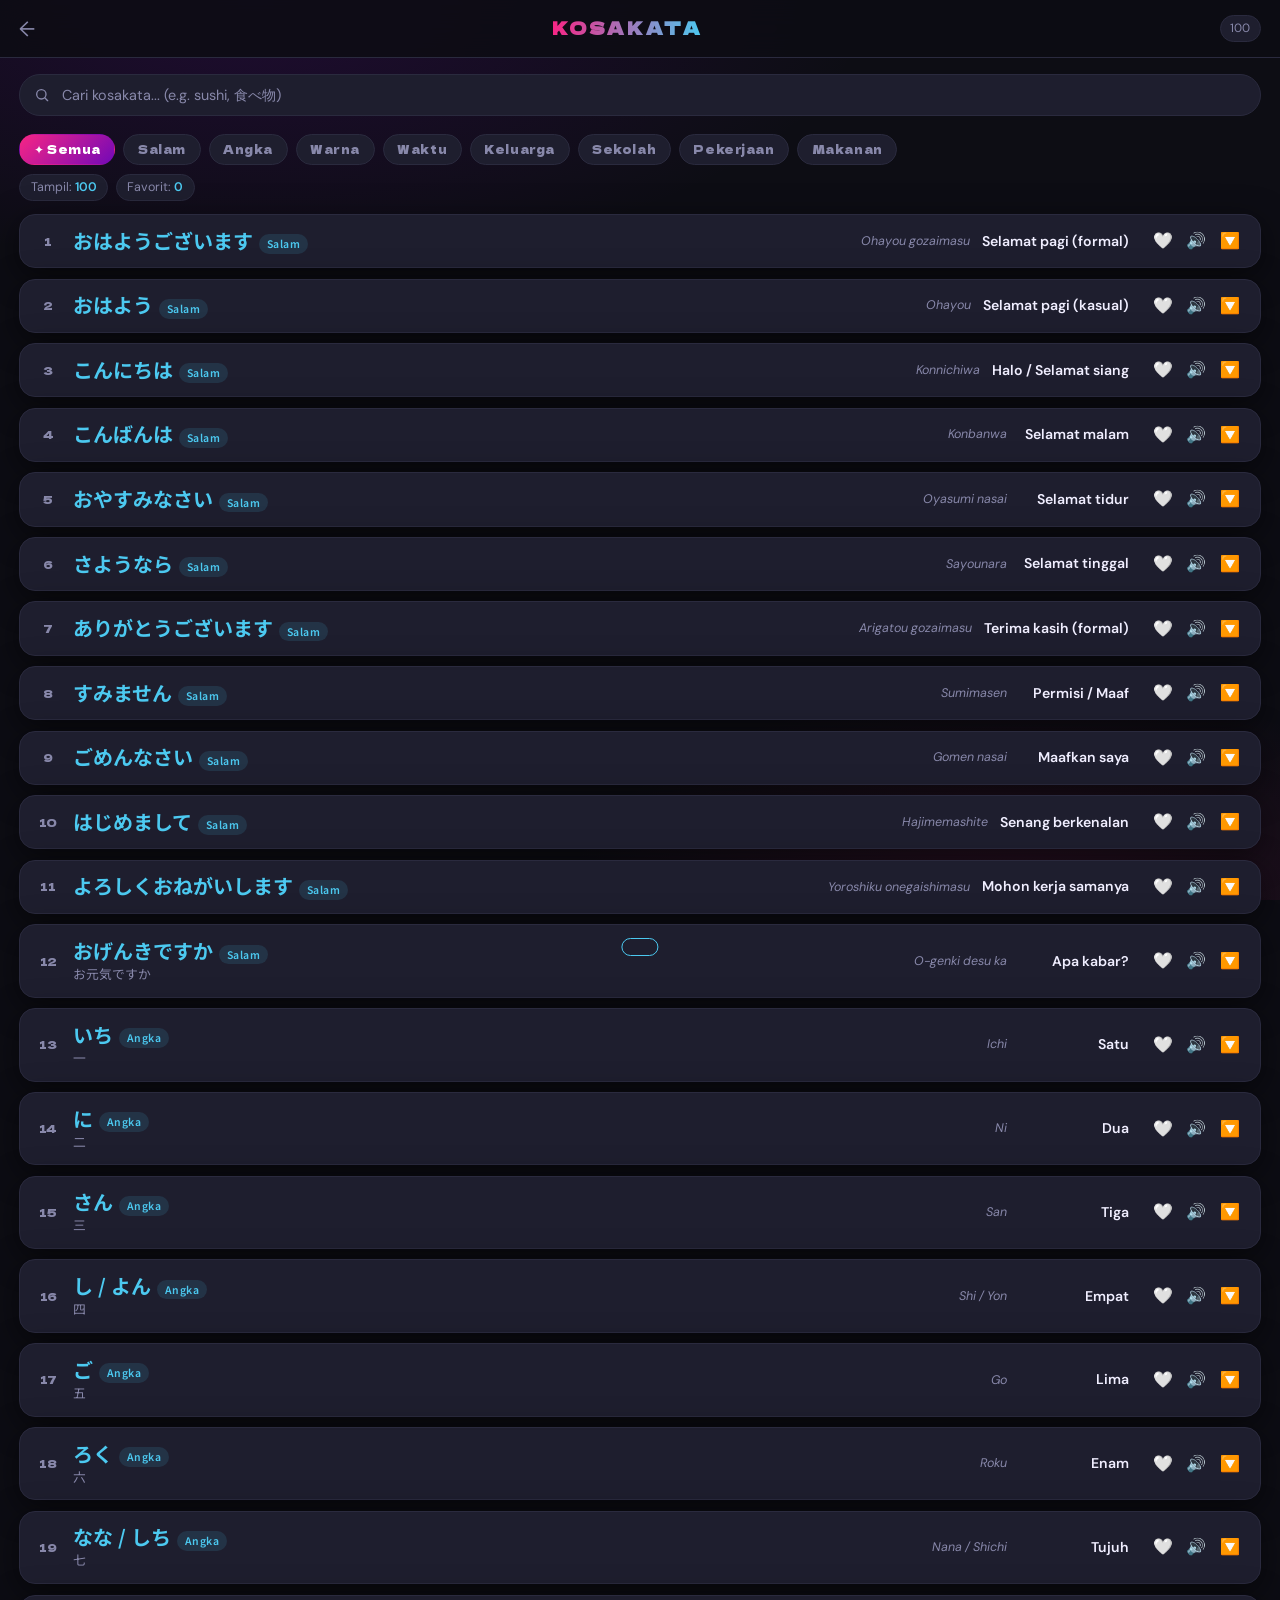
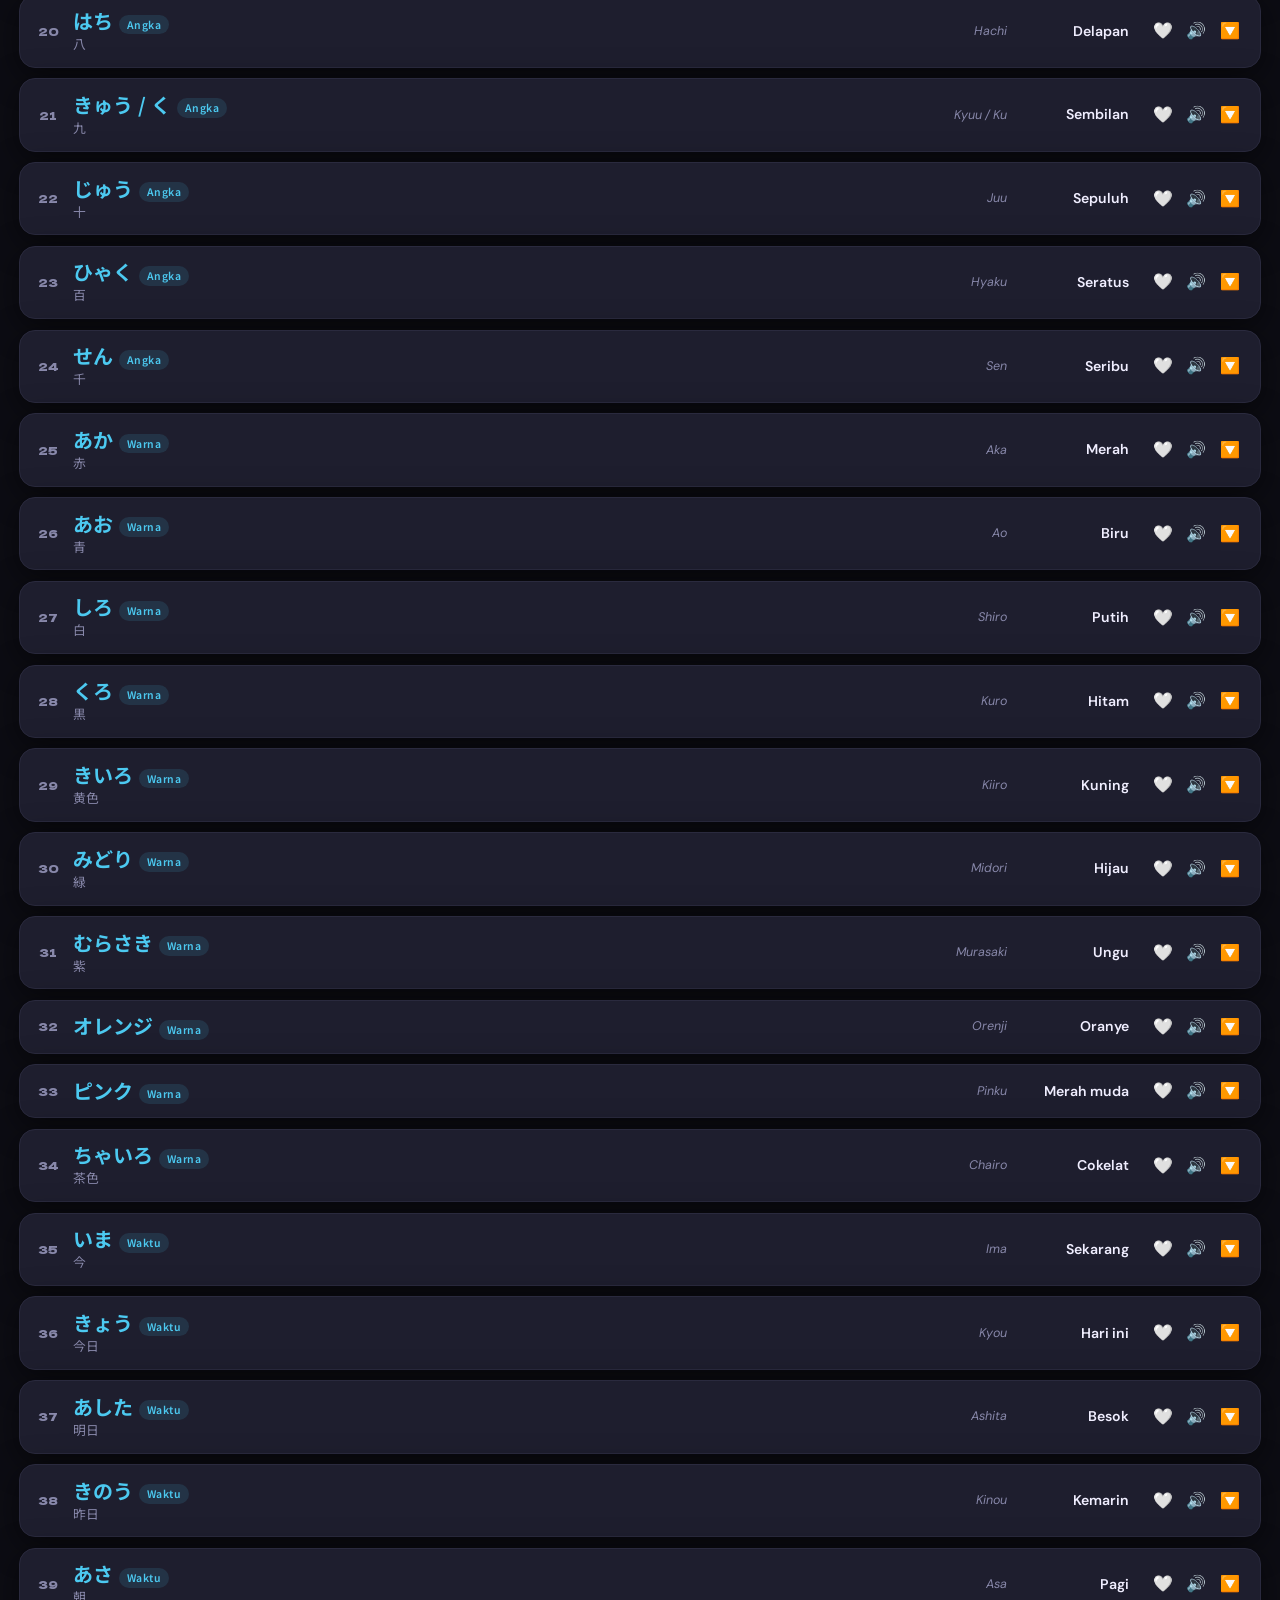
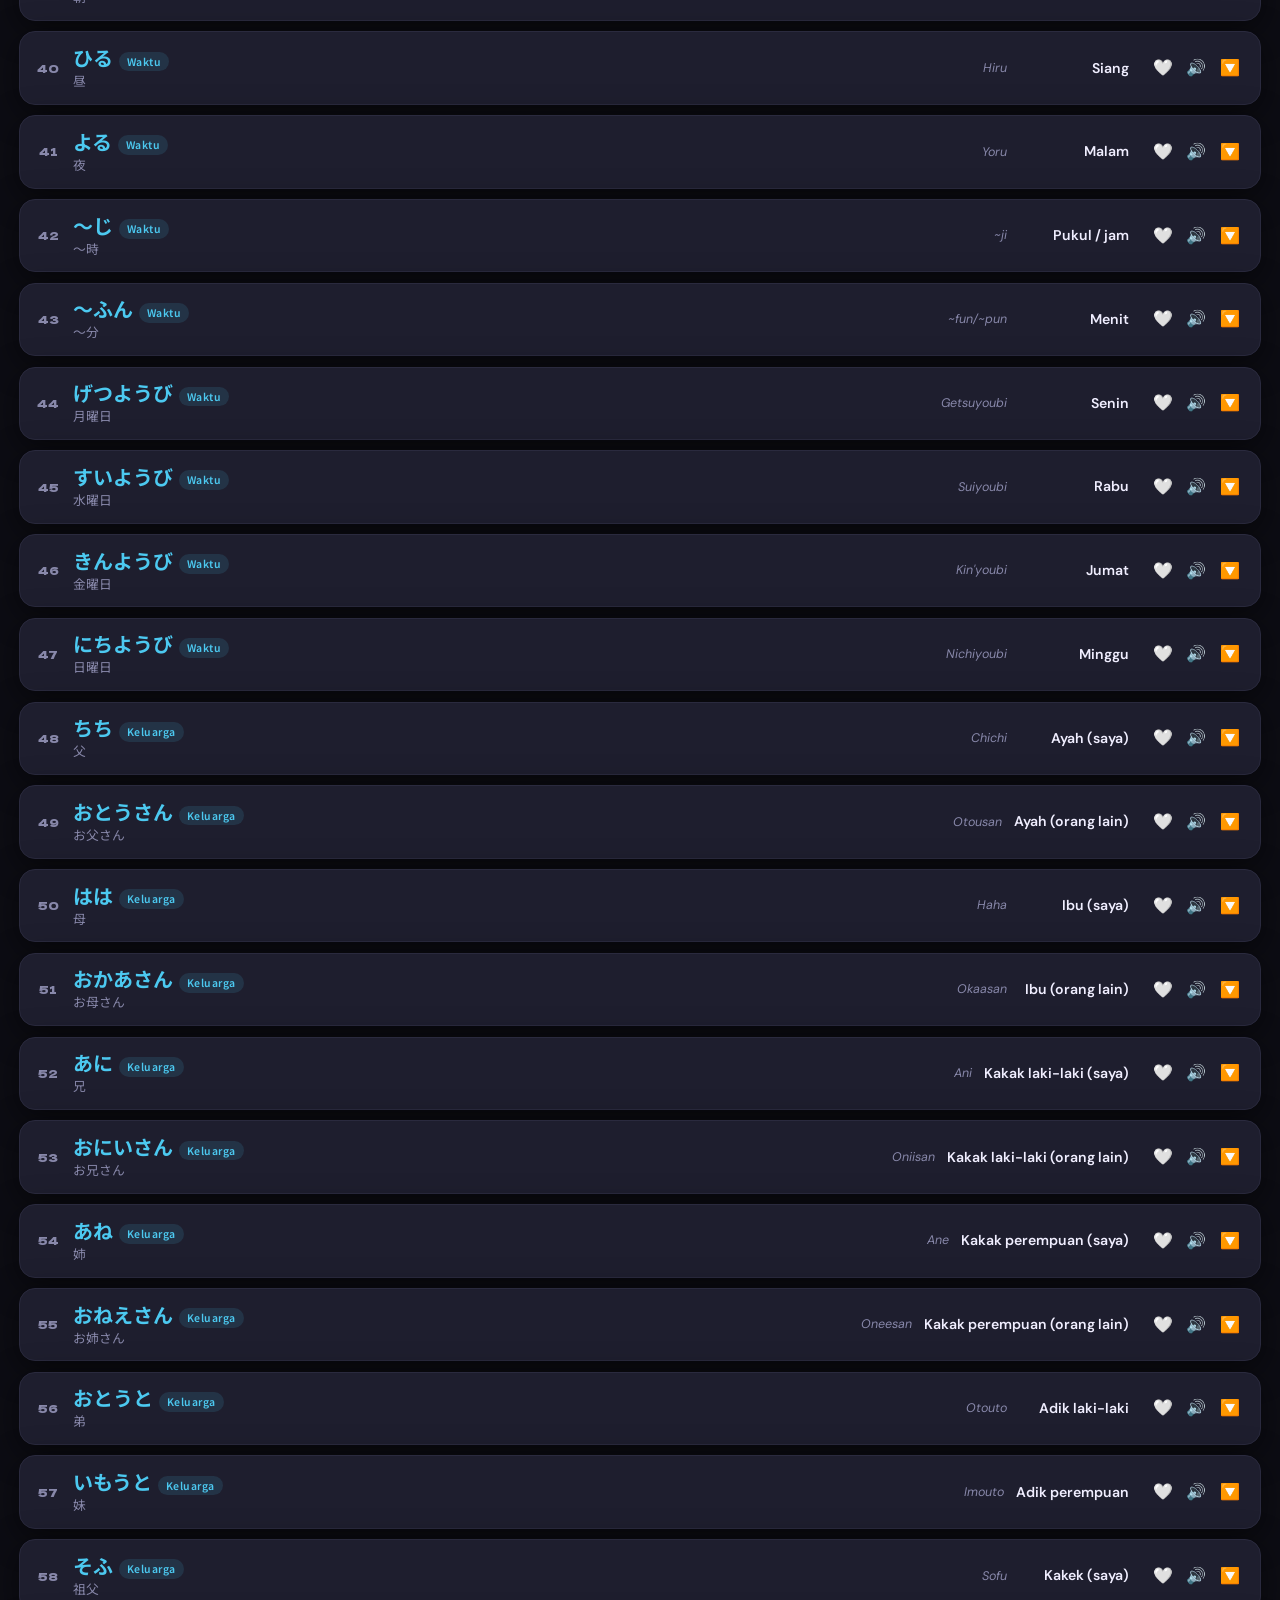
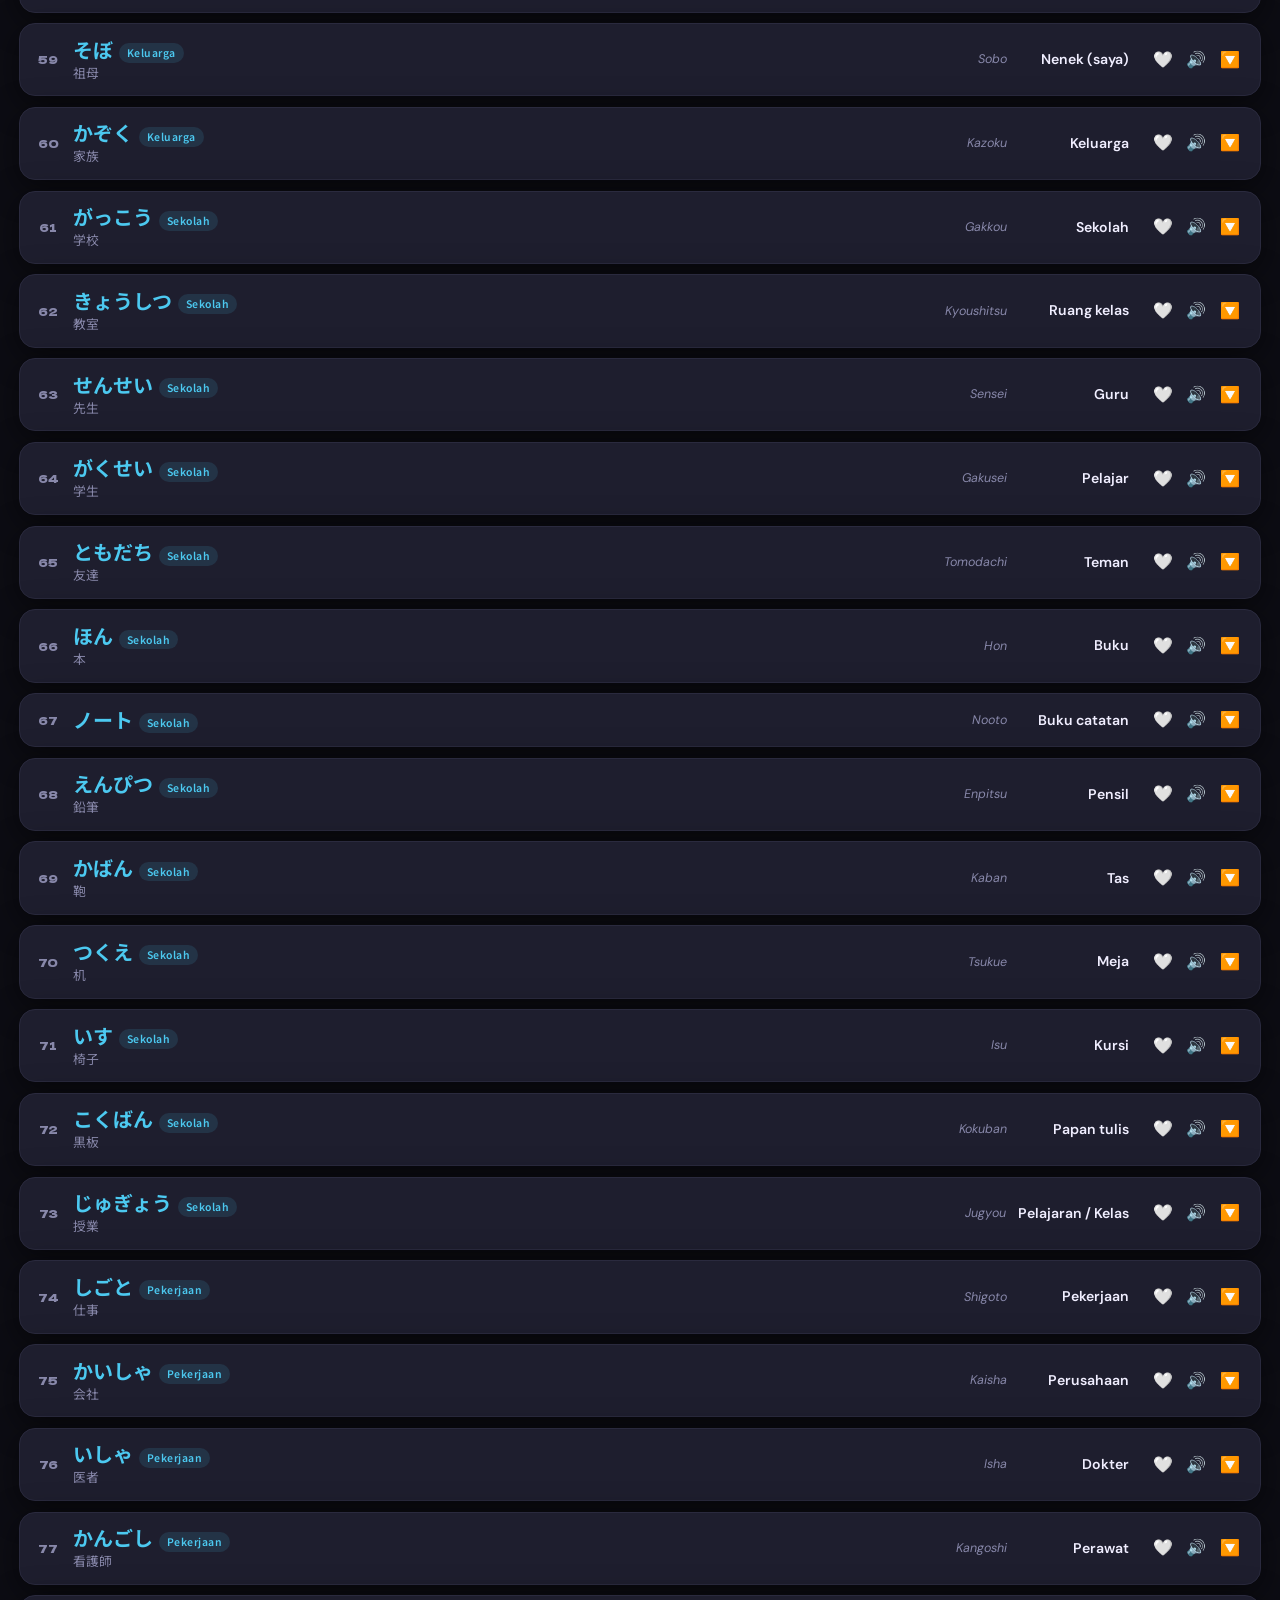
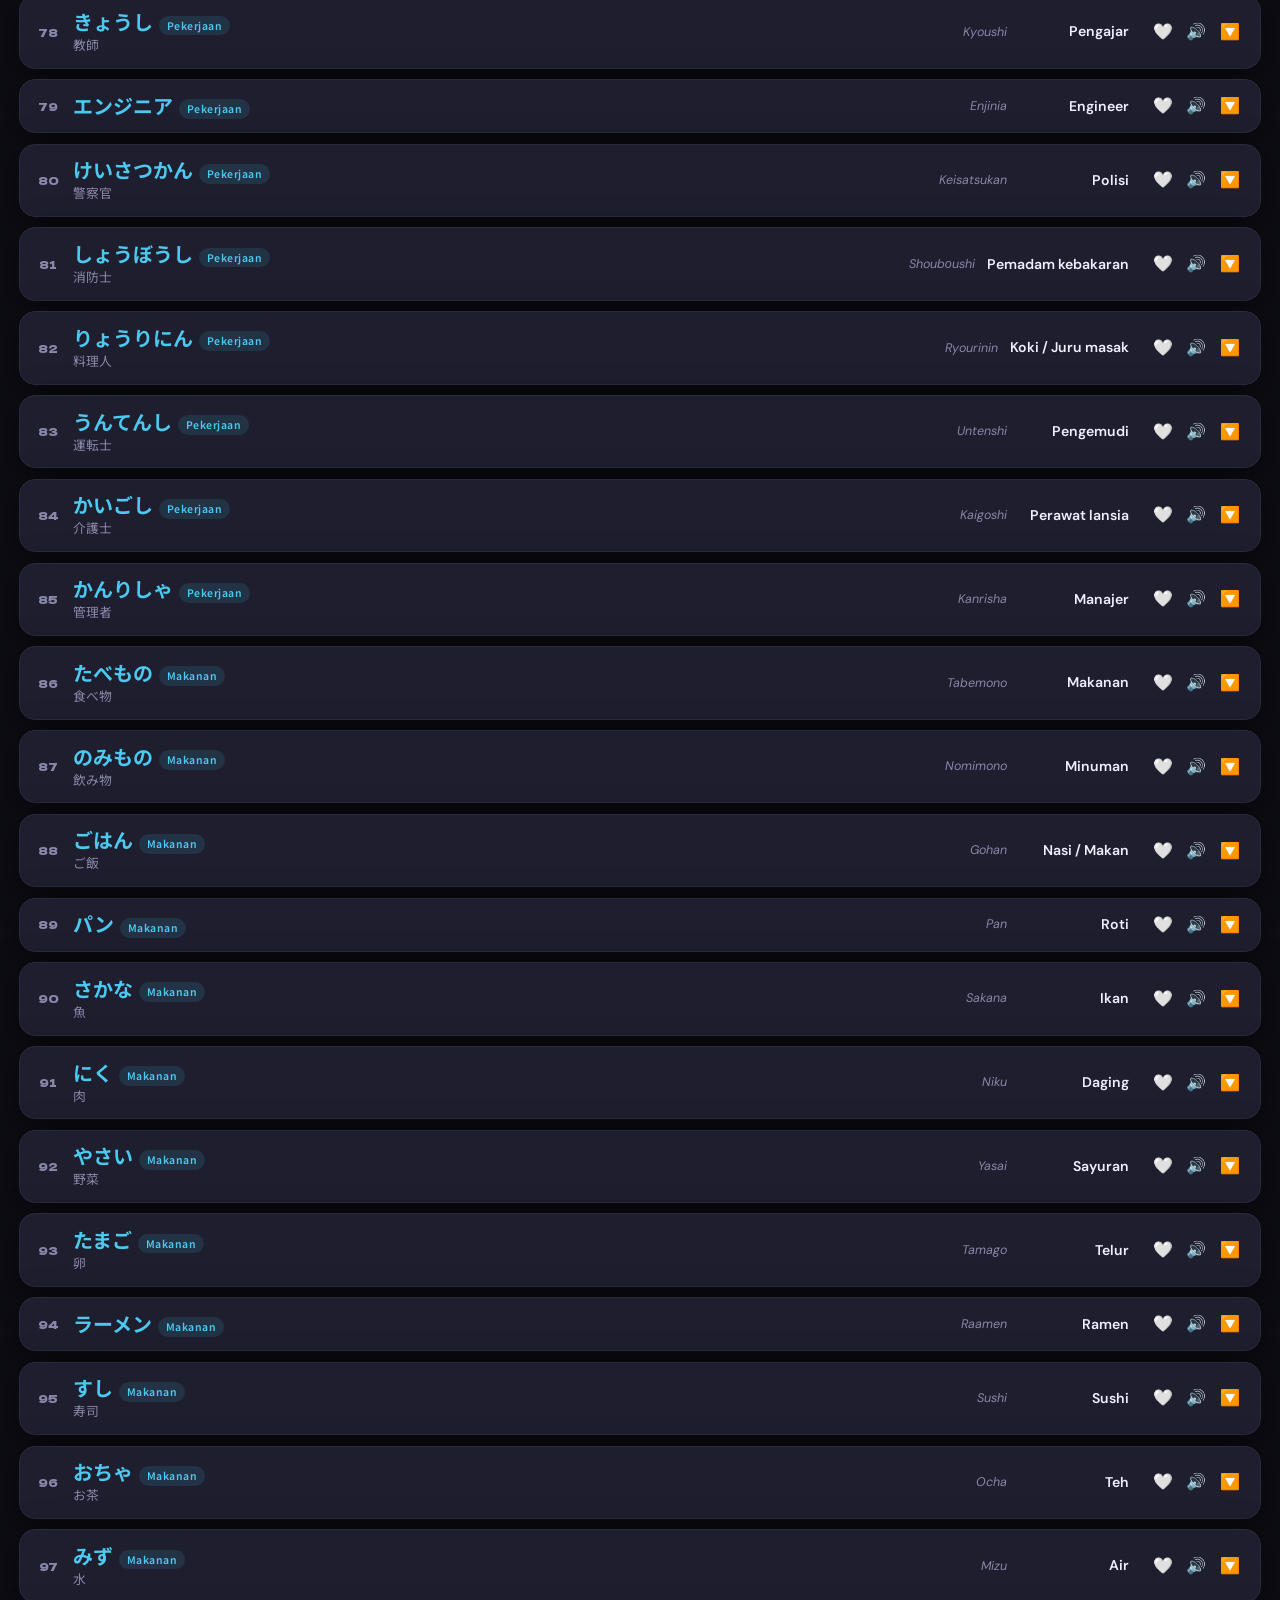
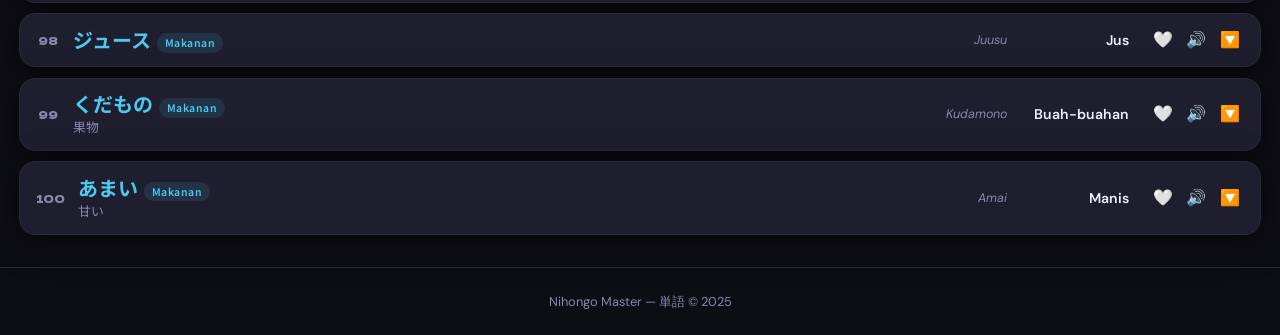
<file: kosakata.html>
<!doctype html>
<html lang="id">
  <head>
    <meta charset="UTF-8" />
    <meta name="viewport" content="width=device-width, initial-scale=1.0" />
    <title>Kosakata — Nihongo Master</title>
    <link
      href="https://fonts.googleapis.com/css2?family=Dela+Gothic+One&family=DM+Sans:wght@400;500;600&family=Noto+Sans+JP:wght@400;700&display=swap"
      rel="stylesheet"
    />
    <link rel="stylesheet" href="kosakata.css" />
  </head>
  <body>
    <header>
      <a href="index.html">←</a>
      <h1>KOSAKATA</h1>
      <span class="header-count" id="headerCount">100</span>
    </header>

    <div class="search-wrap">
      <input
        class="search-box"
        type="search"
        id="searchInput"
        placeholder="Cari kosakata... (e.g. sushi, 食べ物)"
      />
    </div>

    <div class="tabs-wrap" id="tabsWrap"></div>

    <div class="stats-bar">
      <div class="stat-pill">Tampil: <span id="showCount">100</span></div>
      <div class="stat-pill">Favorit: <span id="favCount">0</span></div>
    </div>

    <div class="vocab-list" id="vocabList"></div>

    <div class="empty" id="emptyState" style="display: none">
      <span class="emoji">🔍</span>
      Tidak ada kosakata yang cocok.
    </div>

    <footer>Nihongo Master — 単語 © 2025</footer>

    <div class="toast" id="toast"></div>

    <script src="kosakata.js"></script>
  </body>
</html>
</file>
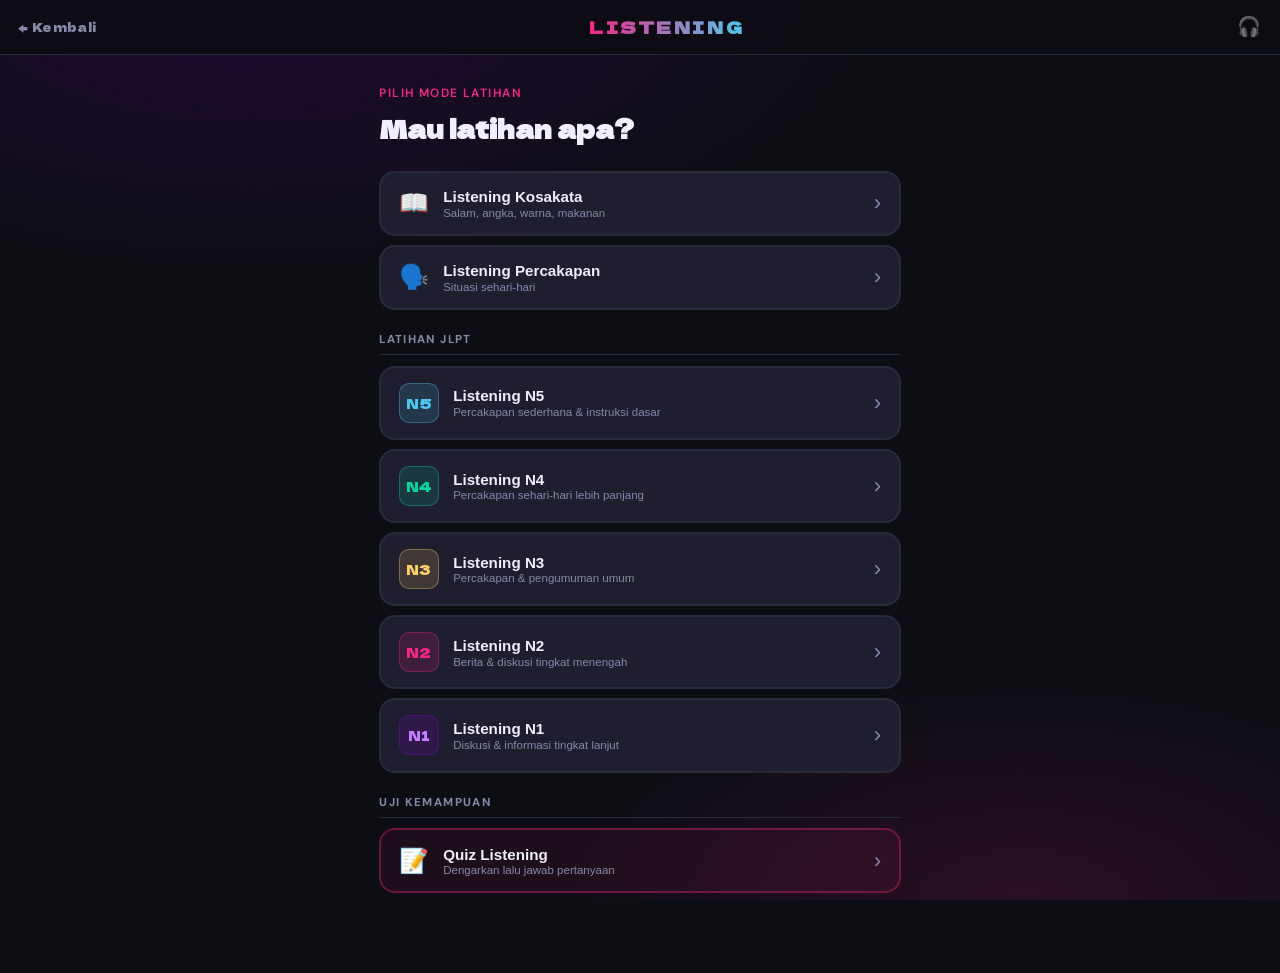
<file: listening.html>
<!doctype html>
<html lang="id">
  <head>
    <meta charset="UTF-8" />
    <meta name="viewport" content="width=device-width, initial-scale=1.0" />
    <title>Listening — Nihongo Master</title>
    <link rel="preconnect" href="https://fonts.googleapis.com" />
    <link rel="preconnect" href="https://fonts.gstatic.com" crossorigin />
    <link
      href="https://fonts.googleapis.com/css2?family=Noto+Sans+JP:wght@400;700&family=Dela+Gothic+One&family=DM+Sans:ital,wght@0,400;0,500;0,600;1,400&display=swap"
      rel="stylesheet"
    />
    <link rel="stylesheet" href="listening.css" />
  </head>
  <body>
    <!-- HEADER -->
    <header class="app-header">
      <a href="index.html" class="back-btn">← Kembali</a>
      <h1 class="app-title">LISTENING</h1>
      <div class="header-icon">🎧</div>
    </header>

    <!-- ═══════════════════════════════════════
         SCREEN: MENU UTAMA
    ═══════════════════════════════════════ -->
    <main id="screenMenu" class="screen active">
      <div class="screen-inner">
        <p class="screen-label">Pilih mode latihan</p>
        <h2 class="screen-heading">Mau latihan apa?</h2>

        <div class="menu-grid">
          <button class="menu-card" data-screen="screenKosakata">
            <span class="menu-icon">📖</span>
            <div class="menu-info">
              <span class="menu-name">Listening Kosakata</span>
              <span class="menu-sub">Salam, angka, warna, makanan</span>
            </div>
            <span class="menu-arrow">›</span>
          </button>

          <button class="menu-card" data-screen="screenPercakapan">
            <span class="menu-icon">🗣️</span>
            <div class="menu-info">
              <span class="menu-name">Listening Percakapan</span>
              <span class="menu-sub">Situasi sehari-hari</span>
            </div>
            <span class="menu-arrow">›</span>
          </button>

          <div class="menu-section-label">Latihan JLPT</div>

          <button class="menu-card jlpt" data-screen="screenJLPT" data-lvl="N5">
            <span class="menu-icon lvl-badge n5">N5</span>
            <div class="menu-info">
              <span class="menu-name">Listening N5</span>
              <span class="menu-sub"
                >Percakapan sederhana & instruksi dasar</span
              >
            </div>
            <span class="menu-arrow">›</span>
          </button>
          <button class="menu-card jlpt" data-screen="screenJLPT" data-lvl="N4">
            <span class="menu-icon lvl-badge n4">N4</span>
            <div class="menu-info">
              <span class="menu-name">Listening N4</span>
              <span class="menu-sub">Percakapan sehari-hari lebih panjang</span>
            </div>
            <span class="menu-arrow">›</span>
          </button>
          <button class="menu-card jlpt" data-screen="screenJLPT" data-lvl="N3">
            <span class="menu-icon lvl-badge n3">N3</span>
            <div class="menu-info">
              <span class="menu-name">Listening N3</span>
              <span class="menu-sub">Percakapan & pengumuman umum</span>
            </div>
            <span class="menu-arrow">›</span>
          </button>
          <button class="menu-card jlpt" data-screen="screenJLPT" data-lvl="N2">
            <span class="menu-icon lvl-badge n2">N2</span>
            <div class="menu-info">
              <span class="menu-name">Listening N2</span>
              <span class="menu-sub">Berita & diskusi tingkat menengah</span>
            </div>
            <span class="menu-arrow">›</span>
          </button>
          <button class="menu-card jlpt" data-screen="screenJLPT" data-lvl="N1">
            <span class="menu-icon lvl-badge n1">N1</span>
            <div class="menu-info">
              <span class="menu-name">Listening N1</span>
              <span class="menu-sub">Diskusi & informasi tingkat lanjut</span>
            </div>
            <span class="menu-arrow">›</span>
          </button>

          <div class="menu-section-label">Uji Kemampuan</div>

          <button class="menu-card highlight" data-screen="screenQuizSetup">
            <span class="menu-icon">📝</span>
            <div class="menu-info">
              <span class="menu-name">Quiz Listening</span>
              <span class="menu-sub">Dengarkan lalu jawab pertanyaan</span>
            </div>
            <span class="menu-arrow">›</span>
          </button>
        </div>
      </div>
    </main>

    <!-- ═══════════════════════════════════════
         SCREEN: KOSAKATA
    ═══════════════════════════════════════ -->
    <main id="screenKosakata" class="screen">
      <div class="screen-inner">
        <div class="sub-header">
          <button class="sub-back-btn" data-back="screenMenu">← Kembali</button>
          <span class="sub-title">📖 Kosakata</span>
        </div>

        <div class="category-tabs" id="koskataTabs">
          <button class="tab-btn active" data-cat="salam">Salam</button>
          <button class="tab-btn" data-cat="angka">Angka</button>
          <button class="tab-btn" data-cat="warna">Warna</button>
          <button class="tab-btn" data-cat="makanan">Makanan</button>
        </div>

        <div id="kosakataCatLabel" class="cat-description"></div>

        <div class="vocab-list" id="vocabList"></div>
      </div>
    </main>

    <!-- ═══════════════════════════════════════
         SCREEN: PERCAKAPAN
    ═══════════════════════════════════════ -->
    <main id="screenPercakapan" class="screen">
      <div class="screen-inner">
        <div class="sub-header">
          <button class="sub-back-btn" data-back="screenMenu">← Kembali</button>
          <span class="sub-title">🗣️ Percakapan</span>
        </div>

        <div class="category-tabs" id="percakapanTabs">
          <button class="tab-btn active" data-topic="perkenalan">
            Perkenalan
          </button>
          <button class="tab-btn" data-topic="belanja">Belanja</button>
          <button class="tab-btn" data-topic="sekolah">Sekolah</button>
          <button class="tab-btn" data-topic="kerja">Kerja</button>
          <button class="tab-btn" data-topic="transport">Transport</button>
        </div>

        <div class="conv-player" id="convPlayer">
          <!-- Dynamically filled -->
        </div>
      </div>
    </main>

    <!-- ═══════════════════════════════════════
         SCREEN: JLPT LISTENING
    ═══════════════════════════════════════ -->
    <main id="screenJLPT" class="screen">
      <div class="screen-inner">
        <div class="sub-header">
          <button class="sub-back-btn" data-back="screenMenu">← Kembali</button>
          <span class="sub-title" id="jlptTitle">🎯 Listening N5</span>
        </div>

        <div id="jlptLevelBadge" class="jlpt-hero-badge">N5</div>
        <p id="jlptDesc" class="jlpt-desc">
          Percakapan sederhana dan instruksi dasar.
        </p>

        <div class="jlpt-list" id="jlptList"></div>
      </div>
    </main>

    <!-- ═══════════════════════════════════════
         SCREEN: QUIZ SETUP
    ═══════════════════════════════════════ -->
    <main id="screenQuizSetup" class="screen">
      <div class="screen-inner">
        <div class="sub-header">
          <button class="sub-back-btn" data-back="screenMenu">← Kembali</button>
          <span class="sub-title">📝 Quiz Listening</span>
        </div>

        <p class="screen-label">Pilih level</p>
        <div class="level-row" id="quizLevelRow">
          <button class="lvl-btn active" data-lvl="N5">N5</button>
          <button class="lvl-btn" data-lvl="N4">N4</button>
          <button class="lvl-btn" data-lvl="N3">N3</button>
          <button class="lvl-btn" data-lvl="N2">N2</button>
          <button class="lvl-btn" data-lvl="N1">N1</button>
        </div>

        <div class="quiz-info-box">
          <div class="qi-row">
            <span>Jumlah soal</span><strong>10 soal</strong>
          </div>
          <div class="qi-row">
            <span>Waktu per soal</span><strong>30 detik</strong>
          </div>
          <div class="qi-row">
            <span>Audio</span><strong>TTS Bahasa Jepang</strong>
          </div>
          <div class="qi-row">
            <span>Format</span><strong>Pilihan ganda</strong>
          </div>
        </div>

        <button class="start-btn" id="startQuizBtn">Mulai Quiz →</button>
      </div>
    </main>

    <!-- ═══════════════════════════════════════
         SCREEN: QUIZ SOAL
    ═══════════════════════════════════════ -->
    <main id="screenQuizSoal" class="screen">
      <div class="screen-inner">
        <div class="quiz-meta">
          <span class="quiz-lvl-badge" id="quizLvlBadge">N5</span>
          <span class="quiz-cat-badge">Listening</span>
          <span class="quiz-counter" id="quizCounter">1 / 10</span>
        </div>
        <div class="progress-track">
          <div class="progress-fill" id="progressFill"></div>
        </div>
        <div class="timer-row">
          <div class="timer-bar-wrap">
            <div class="timer-bar" id="timerBar"></div>
          </div>
          <span class="timer-num" id="timerNum">30</span>
        </div>

        <!-- Audio Player -->
        <div class="audio-card" id="audioCard">
          <div class="audio-wave" id="audioWave">
            <span></span><span></span><span></span><span></span><span></span>
            <span></span><span></span><span></span>
          </div>
          <div class="audio-jp" id="audioJp">ー</div>
          <div class="audio-controls">
            <button class="play-btn" id="playBtn" title="Putar audio">
              <svg viewBox="0 0 24 24" fill="currentColor">
                <path d="M8 5v14l11-7z" />
              </svg>
            </button>
            <button class="replay-btn" id="replayBtn" title="Putar ulang">
              <svg viewBox="0 0 24 24" fill="currentColor">
                <path
                  d="M12 5V1L7 6l5 5V7c3.31 0 6 2.69 6 6s-2.69 6-6 6-6-2.69-6-6H4c0 4.42 3.58 8 8 8s8-3.58 8-8-3.58-8-8-8z"
                />
              </svg>
            </button>
          </div>
          <p class="audio-hint" id="audioHint">Tekan ▶ untuk mendengarkan</p>
        </div>

        <p class="question-text" id="questionText">Apa yang diucapkan?</p>
        <div class="choices-grid" id="choicesGrid"></div>

        <div class="feedback-box" id="feedbackBox">
          <div class="fb-top">
            <div class="feedback-icon" id="feedbackIcon">✓</div>
            <div class="feedback-msg" id="feedbackMsg">Benar!</div>
          </div>
          <div class="feedback-detail" id="feedbackDetail"></div>
          <button class="next-btn" id="nextBtn">Soal Berikutnya →</button>
        </div>
      </div>
    </main>

    <!-- ═══════════════════════════════════════
         SCREEN: HASIL QUIZ
    ═══════════════════════════════════════ -->
    <main id="screenResult" class="screen">
      <div class="screen-inner">
        <div class="result-badge" id="resultBadge">🏆</div>
        <h2 class="result-title" id="resultTitle">Quiz Selesai!</h2>
        <p class="result-sub" id="resultSub">Listening · N5</p>

        <div class="result-stats">
          <div class="stat-box">
            <div class="stat-num" id="statScore">0</div>
            <div class="stat-label">Skor</div>
          </div>
          <div class="stat-box correct">
            <div class="stat-num" id="statCorrect">0</div>
            <div class="stat-label">Benar</div>
          </div>
          <div class="stat-box wrong">
            <div class="stat-num" id="statWrong">0</div>
            <div class="stat-label">Salah</div>
          </div>
        </div>

        <div class="review-section">
          <h3 class="review-heading">📋 Pembahasan Jawaban</h3>
          <div id="reviewList"></div>
        </div>

        <div class="result-actions">
          <button class="action-btn primary" id="retryBtn">Ulangi Quiz</button>
          <button class="action-btn secondary" id="backMenuBtn">
            Menu Listening
          </button>
        </div>
      </div>
    </main>

    <script src="listening.js"></script>
  </body>
</html>
</file>
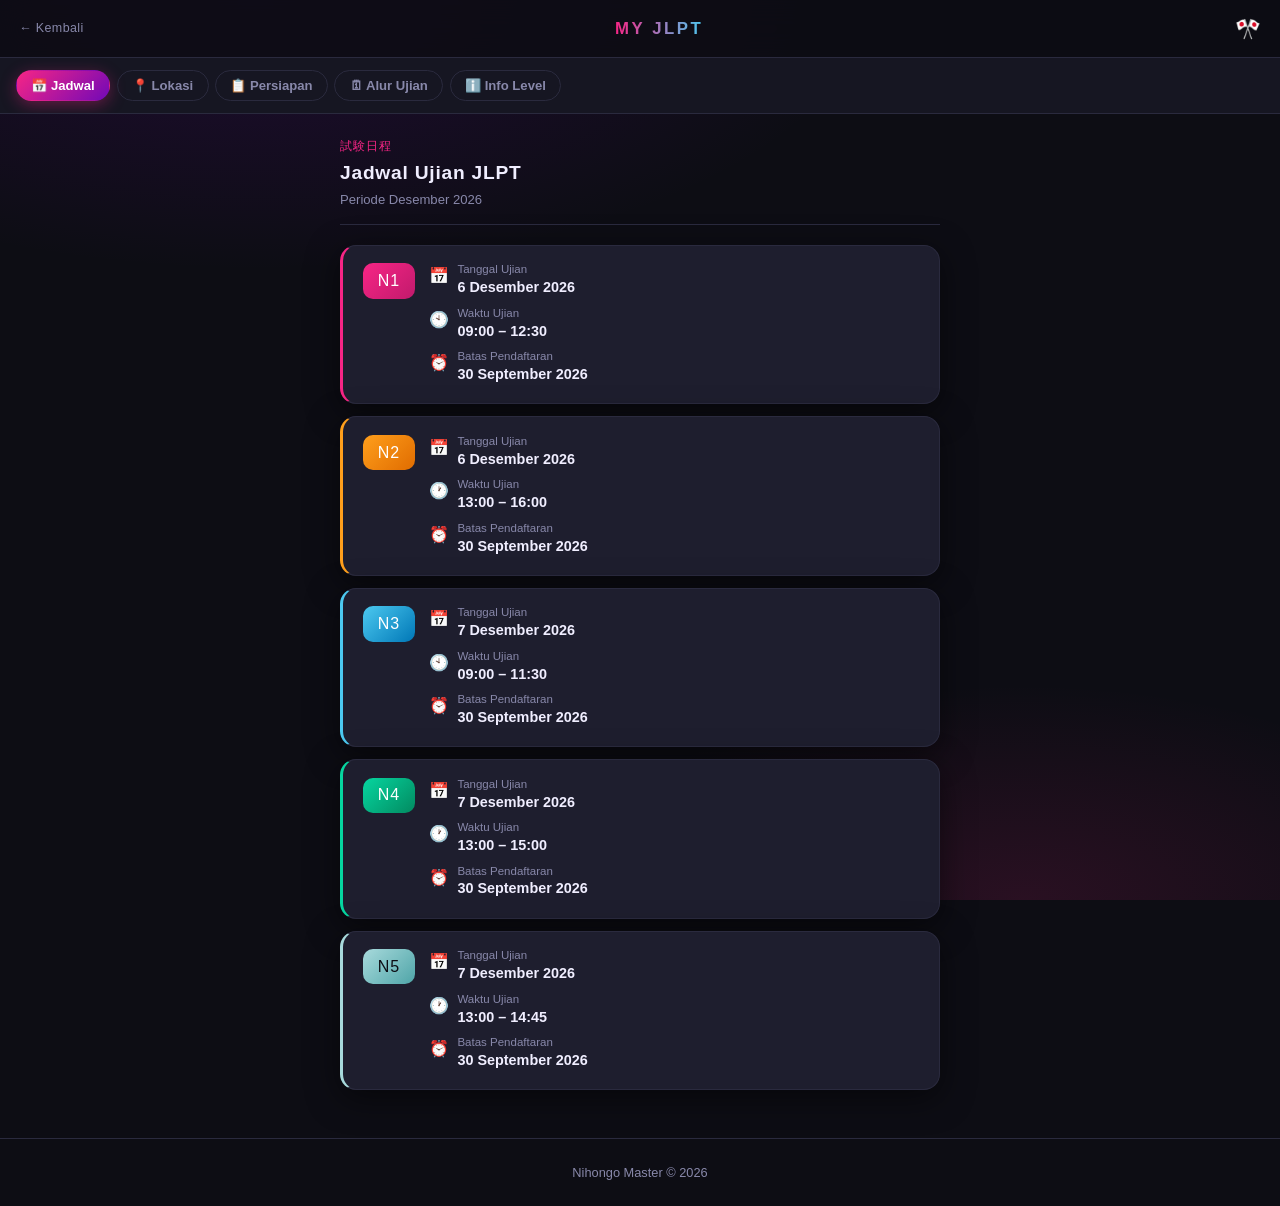
<file: mjlpt.html>
<!doctype html>
<html lang="id">
  <head>
    <meta charset="UTF-8" />
    <meta name="viewport" content="width=device-width, initial-scale=1.0" />
    <title>My JLPT — Nihongo Master</title>
    <link rel="stylesheet" href="mjlpt.css" />
  </head>
  <body>
    <!-- HEADER -->
    <header class="app-header">
      <a href="index.html" class="back-btn">← Kembali</a>
      <h1 class="app-title">MY JLPT</h1>
      <div class="header-icon">🎌</div>
    </header>

    <!-- TAB NAV -->
    <nav class="tab-nav">
      <button class="tab-btn active" data-tab="schedule">📅 Jadwal</button>
      <button class="tab-btn" data-tab="location">📍 Lokasi</button>
      <button class="tab-btn" data-tab="prep">📋 Persiapan</button>
      <button class="tab-btn" data-tab="flow">🗓 Alur Ujian</button>
      <button class="tab-btn" data-tab="info">ℹ️ Info Level</button>
    </nav>

    <main class="main-content">
      <!-- ══════════════════════════════
           TAB 1 — JADWAL UJIAN
      ══════════════════════════════ -->
      <section id="tab-schedule" class="tab-panel active">
        <div class="section-header">
          <span class="section-jp">試験日程</span>
          <h2>Jadwal Ujian JLPT</h2>
          <p>Periode Desember 2026</p>
        </div>

        <div class="schedule-grid">
          <div class="schedule-card" data-level="N1">
            <div class="level-badge n1">N1</div>
            <div class="schedule-info">
              <div class="info-row">
                <span class="info-icon">📅</span>
                <div>
                  <div class="info-label">Tanggal Ujian</div>
                  <div class="info-value">6 Desember 2026</div>
                </div>
              </div>
              <div class="info-row">
                <span class="info-icon">🕙</span>
                <div>
                  <div class="info-label">Waktu Ujian</div>
                  <div class="info-value">09:00 – 12:30</div>
                </div>
              </div>
              <div class="info-row">
                <span class="info-icon">⏰</span>
                <div>
                  <div class="info-label">Batas Pendaftaran</div>
                  <div class="info-value">30 September 2026</div>
                </div>
              </div>
            </div>
          </div>

          <div class="schedule-card" data-level="N2">
            <div class="level-badge n2">N2</div>
            <div class="schedule-info">
              <div class="info-row">
                <span class="info-icon">📅</span>
                <div>
                  <div class="info-label">Tanggal Ujian</div>
                  <div class="info-value">6 Desember 2026</div>
                </div>
              </div>
              <div class="info-row">
                <span class="info-icon">🕐</span>
                <div>
                  <div class="info-label">Waktu Ujian</div>
                  <div class="info-value">13:00 – 16:00</div>
                </div>
              </div>
              <div class="info-row">
                <span class="info-icon">⏰</span>
                <div>
                  <div class="info-label">Batas Pendaftaran</div>
                  <div class="info-value">30 September 2026</div>
                </div>
              </div>
            </div>
          </div>

          <div class="schedule-card" data-level="N3">
            <div class="level-badge n3">N3</div>
            <div class="schedule-info">
              <div class="info-row">
                <span class="info-icon">📅</span>
                <div>
                  <div class="info-label">Tanggal Ujian</div>
                  <div class="info-value">7 Desember 2026</div>
                </div>
              </div>
              <div class="info-row">
                <span class="info-icon">🕙</span>
                <div>
                  <div class="info-label">Waktu Ujian</div>
                  <div class="info-value">09:00 – 11:30</div>
                </div>
              </div>
              <div class="info-row">
                <span class="info-icon">⏰</span>
                <div>
                  <div class="info-label">Batas Pendaftaran</div>
                  <div class="info-value">30 September 2026</div>
                </div>
              </div>
            </div>
          </div>

          <div class="schedule-card" data-level="N4">
            <div class="level-badge n4">N4</div>
            <div class="schedule-info">
              <div class="info-row">
                <span class="info-icon">📅</span>
                <div>
                  <div class="info-label">Tanggal Ujian</div>
                  <div class="info-value">7 Desember 2026</div>
                </div>
              </div>
              <div class="info-row">
                <span class="info-icon">🕐</span>
                <div>
                  <div class="info-label">Waktu Ujian</div>
                  <div class="info-value">13:00 – 15:00</div>
                </div>
              </div>
              <div class="info-row">
                <span class="info-icon">⏰</span>
                <div>
                  <div class="info-label">Batas Pendaftaran</div>
                  <div class="info-value">30 September 2026</div>
                </div>
              </div>
            </div>
          </div>

          <div class="schedule-card" data-level="N5">
            <div class="level-badge n5">N5</div>
            <div class="schedule-info">
              <div class="info-row">
                <span class="info-icon">📅</span>
                <div>
                  <div class="info-label">Tanggal Ujian</div>
                  <div class="info-value">7 Desember 2026</div>
                </div>
              </div>
              <div class="info-row">
                <span class="info-icon">🕐</span>
                <div>
                  <div class="info-label">Waktu Ujian</div>
                  <div class="info-value">13:00 – 14:45</div>
                </div>
              </div>
              <div class="info-row">
                <span class="info-icon">⏰</span>
                <div>
                  <div class="info-label">Batas Pendaftaran</div>
                  <div class="info-value">30 September 2026</div>
                </div>
              </div>
            </div>
          </div>
        </div>
      </section>

      <!-- ══════════════════════════════
           TAB 2 — LOKASI UJIAN
      ══════════════════════════════ -->
      <section id="tab-location" class="tab-panel">
        <div class="section-header">
          <span class="section-jp">試験会場</span>
          <h2>Lokasi Ujian</h2>
          <p>Kota-kota penyelenggara JLPT di Indonesia</p>
        </div>

        <div class="location-list">
          <div class="location-card">
            <div class="location-top">
              <div class="city-badge">🗼 Tokyo (東京)</div>
            </div>
            <div class="location-detail">
              <div class="loc-name">Tokyo University of Foreign Studies</div>
              <div class="loc-jp">東京外国語大学</div>
              <div class="loc-address">
                📍 3-11-1 Asahi-cho, Fuchu-shi, Tokyo 183-8534
              </div>
              <a
                href="https://maps.google.com/?q=Tokyo+University+of+Foreign+Studies"
                target="_blank"
                class="maps-btn"
                >Buka Google Maps →</a
              >
            </div>
          </div>

          <div class="location-card">
            <div class="location-top">
              <div class="city-badge">🌸 Osaka (大阪)</div>
            </div>
            <div class="location-detail">
              <div class="loc-name">Osaka University</div>
              <div class="loc-jp">大阪大学</div>
              <div class="loc-address">
                📍 1-1 Yamadaoka, Suita-shi, Osaka 565-0871
              </div>
              <a
                href="https://maps.google.com/?q=Osaka+University+Suita"
                target="_blank"
                class="maps-btn"
                >Buka Google Maps →</a
              >
            </div>
          </div>

          <div class="location-card">
            <div class="location-top">
              <div class="city-badge">⛩️ Kyoto (京都)</div>
            </div>
            <div class="location-detail">
              <div class="loc-name">Kyoto University</div>
              <div class="loc-jp">京都大学</div>
              <div class="loc-address">
                📍 Yoshida Honmachi, Sakyo-ku, Kyoto 606-8501
              </div>
              <a
                href="https://maps.google.com/?q=Kyoto+University"
                target="_blank"
                class="maps-btn"
                >Buka Google Maps →</a
              >
            </div>
          </div>

          <div class="location-card">
            <div class="location-top">
              <div class="city-badge">❄️ Sapporo (札幌)</div>
            </div>
            <div class="location-detail">
              <div class="loc-name">Hokkaido University</div>
              <div class="loc-jp">北海道大学</div>
              <div class="loc-address">
                📍 Kita 8, Nishi 5, Kita-ku, Sapporo 060-0808
              </div>
              <a
                href="https://maps.google.com/?q=Hokkaido+University+Sapporo"
                target="_blank"
                class="maps-btn"
                >Buka Google Maps →</a
              >
            </div>
          </div>

          <div class="location-card">
            <div class="location-top">
              <div class="city-badge">🌊 Fukuoka (福岡)</div>
            </div>
            <div class="location-detail">
              <div class="loc-name">Kyushu University</div>
              <div class="loc-jp">九州大学</div>
              <div class="loc-address">
                📍 744 Motooka, Nishi-ku, Fukuoka 819-0395
              </div>
              <a
                href="https://maps.google.com/?q=Kyushu+University+Fukuoka"
                target="_blank"
                class="maps-btn"
                >Buka Google Maps →</a
              >
            </div>
          </div>

          <div class="location-card">
            <div class="location-top">
              <div class="city-badge">🏔️ Nagoya (名古屋)</div>
            </div>
            <div class="location-detail">
              <div class="loc-name">Nagoya University</div>
              <div class="loc-jp">名古屋大学</div>
              <div class="loc-address">
                📍 Furo-cho, Chikusa-ku, Nagoya 464-8601
              </div>
              <a
                href="https://maps.google.com/?q=Nagoya+University"
                target="_blank"
                class="maps-btn"
                >Buka Google Maps →</a
              >
            </div>
          </div>

          <div class="location-card">
            <div class="location-top">
              <div class="city-badge">🚢 Hiroshima (広島)</div>
            </div>
            <div class="location-detail">
              <div class="loc-name">Hiroshima University</div>
              <div class="loc-jp">広島大学</div>
              <div class="loc-address">
                📍 1-3-2 Kagamiyama, Higashihiroshima 739-8511
              </div>
              <a
                href="https://maps.google.com/?q=Hiroshima+University"
                target="_blank"
                class="maps-btn"
                >Buka Google Maps →</a
              >
            </div>
          </div>
        </div>
      </section>

      <!-- ══════════════════════════════
           TAB 3 — PERSIAPAN UJIAN
      ══════════════════════════════ -->
      <section id="tab-prep" class="tab-panel">
        <div class="section-header">
          <span class="section-jp">受験準備</span>
          <h2>Persiapan Ujian</h2>
          <p>Centang semua sebelum hari ujian</p>
        </div>

        <div class="checklist-wrap">
          <div class="checklist-group">
            <div class="group-title">📄 Dokumen Wajib</div>
            <label class="check-item">
              <input type="checkbox" />
              <span class="check-box"></span>
              <div class="check-text">
                <span class="check-jp">受験票</span>
                <span class="check-id">Kartu Peserta Ujian</span>
              </div>
            </label>
            <label class="check-item">
              <input type="checkbox" />
              <span class="check-box"></span>
              <div class="check-text">
                <span class="check-jp">身分証明書</span>
                <span class="check-id">Kartu Identitas (KTP/Paspor)</span>
              </div>
            </label>
          </div>

          <div class="checklist-group">
            <div class="group-title">✏️ Alat Tulis</div>
            <label class="check-item">
              <input type="checkbox" />
              <span class="check-box"></span>
              <div class="check-text">
                <span class="check-jp">鉛筆 (2B)</span>
                <span class="check-id">Pensil 2B — minimal 3 buah</span>
              </div>
            </label>
            <label class="check-item">
              <input type="checkbox" />
              <span class="check-box"></span>
              <div class="check-text">
                <span class="check-jp">消しゴム</span>
                <span class="check-id">Penghapus bersih</span>
              </div>
            </label>
            <label class="check-item">
              <input type="checkbox" />
              <span class="check-box"></span>
              <div class="check-text">
                <span class="check-jp">鉛筆削り</span>
                <span class="check-id">Rautan pensil</span>
              </div>
            </label>
          </div>

          <div class="checklist-group">
            <div class="group-title">⌚ Perlengkapan Lain</div>
            <label class="check-item">
              <input type="checkbox" />
              <span class="check-box"></span>
              <div class="check-text">
                <span class="check-jp">時計</span>
                <span class="check-id">Jam tangan analog (tanpa alarm)</span>
              </div>
            </label>
            <label class="check-item">
              <input type="checkbox" />
              <span class="check-box"></span>
              <div class="check-text">
                <span class="check-jp">マスク</span>
                <span class="check-id">Masker (jika diperlukan)</span>
              </div>
            </label>
          </div>

          <div class="check-progress">
            <div class="check-progress-bar">
              <div class="check-progress-fill" id="progressFill"></div>
            </div>
            <div class="check-progress-text" id="progressText">0 / 7 siap</div>
          </div>
        </div>
      </section>

      <!-- ══════════════════════════════
           TAB 4 — ALUR HARI UJIAN
      ══════════════════════════════ -->
      <section id="tab-flow" class="tab-panel">
        <div class="section-header">
          <span class="section-jp">試験当日の流れ</span>
          <h2>Alur Hari Ujian</h2>
          <p>Ikuti langkah ini pada hari H</p>
        </div>

        <div class="flow-list">
          <div class="flow-item">
            <div class="flow-num">1</div>
            <div class="flow-body">
              <div class="flow-time">-30 menit sebelum ujian</div>
              <div class="flow-title">Datang Lebih Awal</div>
              <div class="flow-desc">
                Tiba di lokasi ujian minimal 30 menit sebelum waktu ujian. Cari
                ruangan dan kursi kamu.
              </div>
            </div>
          </div>

          <div class="flow-item">
            <div class="flow-num">2</div>
            <div class="flow-body">
              <div class="flow-time">-15 menit</div>
              <div class="flow-title">Masuk Ruang Ujian</div>
              <div class="flow-desc">
                Masuk ke ruangan yang tertera di kartu peserta. Tidak
                diperbolehkan membawa tas ke dalam.
              </div>
            </div>
          </div>

          <div class="flow-item">
            <div class="flow-num">3</div>
            <div class="flow-body">
              <div class="flow-time">-10 menit</div>
              <div class="flow-title">Pemeriksaan Identitas</div>
              <div class="flow-desc">
                Pengawas memeriksa kartu peserta dan identitas. Pastikan data
                sesuai.
              </div>
            </div>
          </div>

          <div class="flow-item">
            <div class="flow-num">4</div>
            <div class="flow-body">
              <div class="flow-time">Sesi 1</div>
              <div class="flow-title">Ujian Bahasa (言語知識)</div>
              <div class="flow-desc">
                Kosakata, kanji, dan tata bahasa. Isi lembar jawaban dengan
                pensil 2B.
              </div>
            </div>
          </div>

          <div class="flow-item">
            <div class="flow-num">5</div>
            <div class="flow-body">
              <div class="flow-time">Istirahat</div>
              <div class="flow-title">Jeda Antar Sesi</div>
              <div class="flow-desc">
                Waktu istirahat singkat. Tidak diperbolehkan keluar jauh dari
                area ujian.
              </div>
            </div>
          </div>

          <div class="flow-item">
            <div class="flow-num">6</div>
            <div class="flow-body">
              <div class="flow-time">Sesi 2</div>
              <div class="flow-title">Ujian Membaca & Mendengarkan</div>
              <div class="flow-desc">
                Dokkai (読解) dan Choukai (聴解). Gunakan headphone jika
                disediakan.
              </div>
            </div>
          </div>

          <div class="flow-item">
            <div class="flow-num">7</div>
            <div class="flow-body">
              <div class="flow-time">Selesai</div>
              <div class="flow-title">Ujian Selesai</div>
              <div class="flow-desc">
                Kumpulkan soal dan lembar jawaban. Hasil diumumkan sekitar 2
                bulan setelah ujian.
              </div>
            </div>
          </div>
        </div>
      </section>

      <!-- ══════════════════════════════
           TAB 5 — INFO LEVEL
      ══════════════════════════════ -->
      <section id="tab-info" class="tab-panel">
        <div class="section-header">
          <span class="section-jp">JLPT情報</span>
          <h2>Informasi Level JLPT</h2>
          <p>Japanese Language Proficiency Test</p>
        </div>

        <div class="level-cards">
          <div class="level-info-card">
            <div class="level-badge-lg n1">N1</div>
            <div class="level-detail">
              <div class="level-name">Mahir</div>
              <div class="level-desc">
                Mampu memahami bahasa Jepang kompleks dalam berbagai situasi.
                Setara dengan penutur asli dalam konteks formal.
              </div>
              <div class="level-stats">
                <span>~2000 kanji</span>
                <span>~10.000 kosakata</span>
                <span>180 menit</span>
              </div>
            </div>
          </div>

          <div class="level-info-card">
            <div class="level-badge-lg n2">N2</div>
            <div class="level-detail">
              <div class="level-name">Menengah Atas</div>
              <div class="level-desc">
                Dapat memahami bahasa Jepang yang digunakan dalam situasi
                sehari-hari dan berbagai topik luas.
              </div>
              <div class="level-stats">
                <span>~1000 kanji</span>
                <span>~6.000 kosakata</span>
                <span>155 menit</span>
              </div>
            </div>
          </div>

          <div class="level-info-card">
            <div class="level-badge-lg n3">N3</div>
            <div class="level-detail">
              <div class="level-name">Menengah</div>
              <div class="level-desc">
                Dapat memahami bahasa Jepang dalam situasi kehidupan sehari-hari
                pada tingkat tertentu.
              </div>
              <div class="level-stats">
                <span>~650 kanji</span>
                <span>~3.750 kosakata</span>
                <span>140 menit</span>
              </div>
            </div>
          </div>

          <div class="level-info-card">
            <div class="level-badge-lg n4">N4</div>
            <div class="level-detail">
              <div class="level-name">Dasar Menengah</div>
              <div class="level-desc">
                Dapat memahami bahasa Jepang dasar. Cocok setelah belajar di
                kelas bahasa Jepang dasar.
              </div>
              <div class="level-stats">
                <span>~300 kanji</span>
                <span>~1.500 kosakata</span>
                <span>125 menit</span>
              </div>
            </div>
          </div>

          <div class="level-info-card">
            <div class="level-badge-lg n5">N5</div>
            <div class="level-detail">
              <div class="level-name">Dasar</div>
              <div class="level-desc">
                Dapat memahami bahasa Jepang dasar. Level paling awal, cocok
                untuk pemula.
              </div>
              <div class="level-stats">
                <span>~100 kanji</span>
                <span>~800 kosakata</span>
                <span>105 menit</span>
              </div>
            </div>
          </div>
        </div>
      </section>
    </main>

    <footer>Nihongo Master © 2026</footer>

    <script src="translations.js"></script>
    <script src="mjlpt.js"></script>
  </body>
</html>
</file>
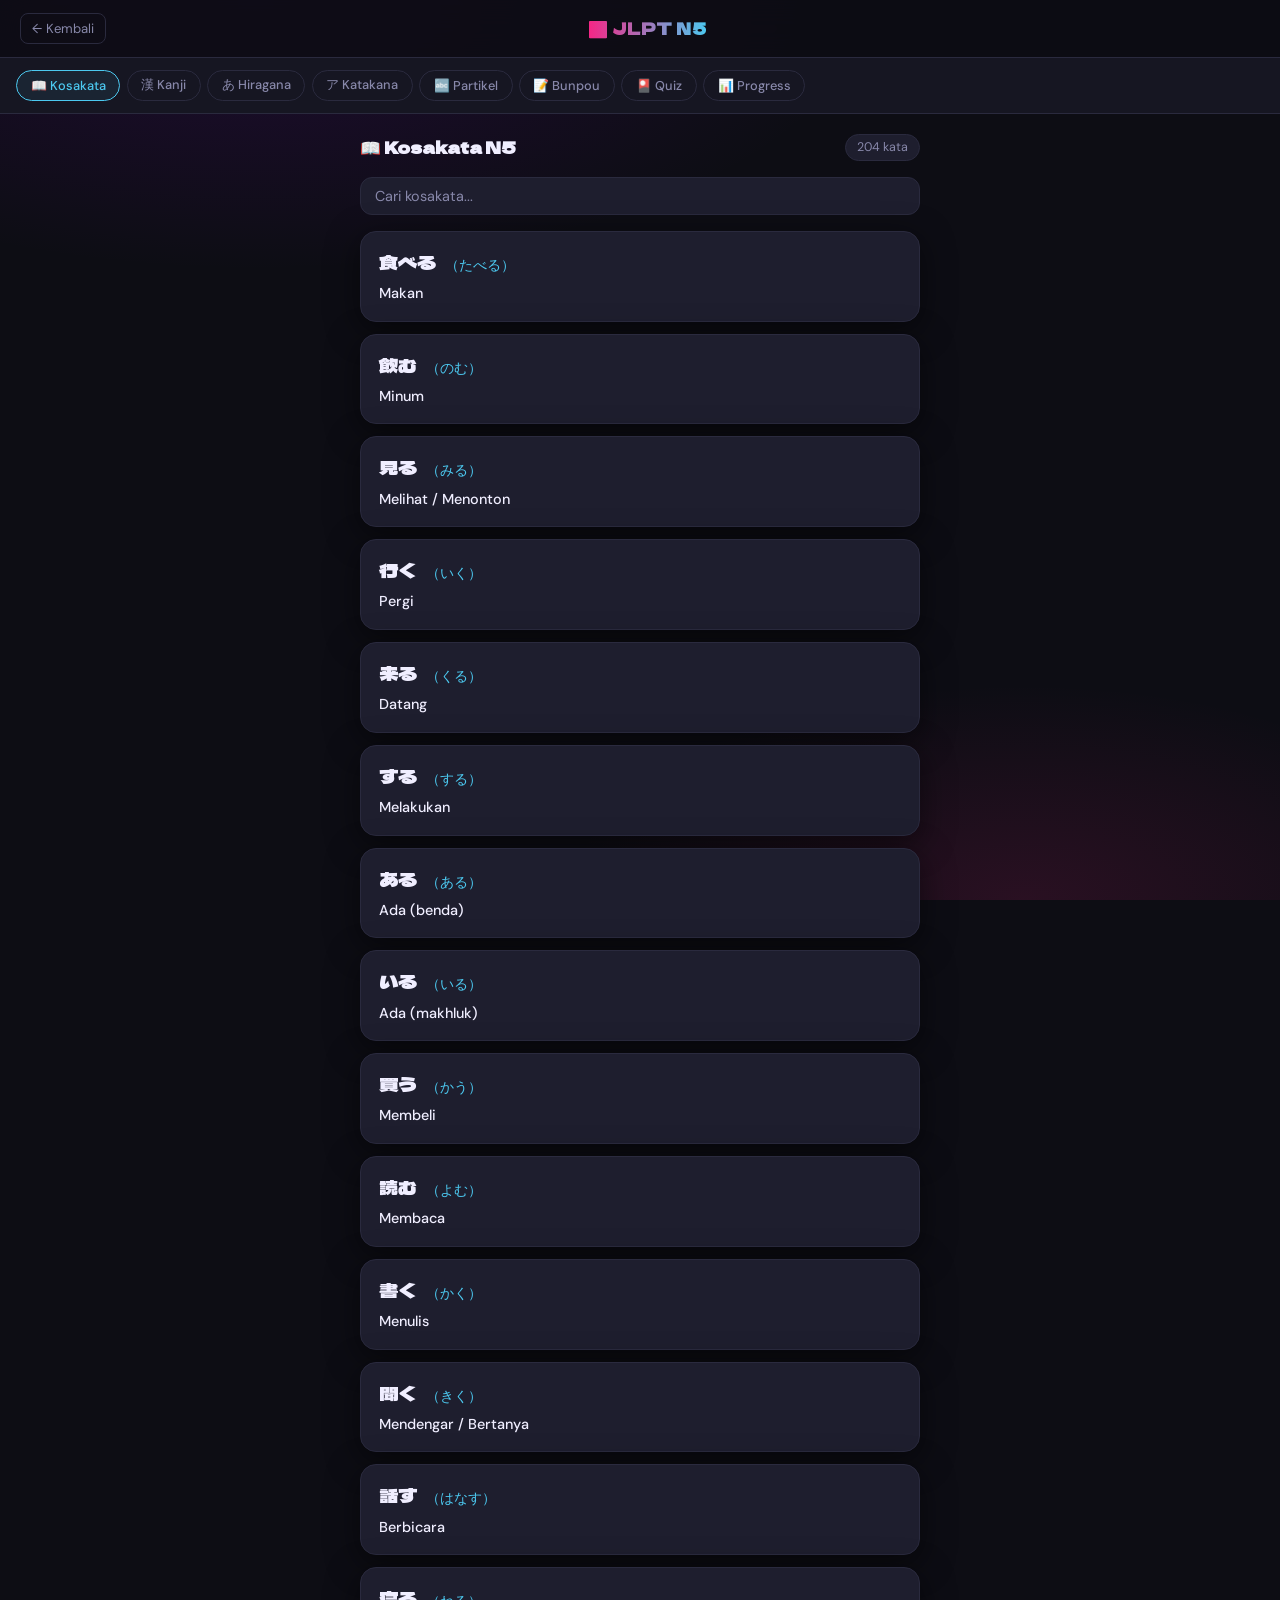
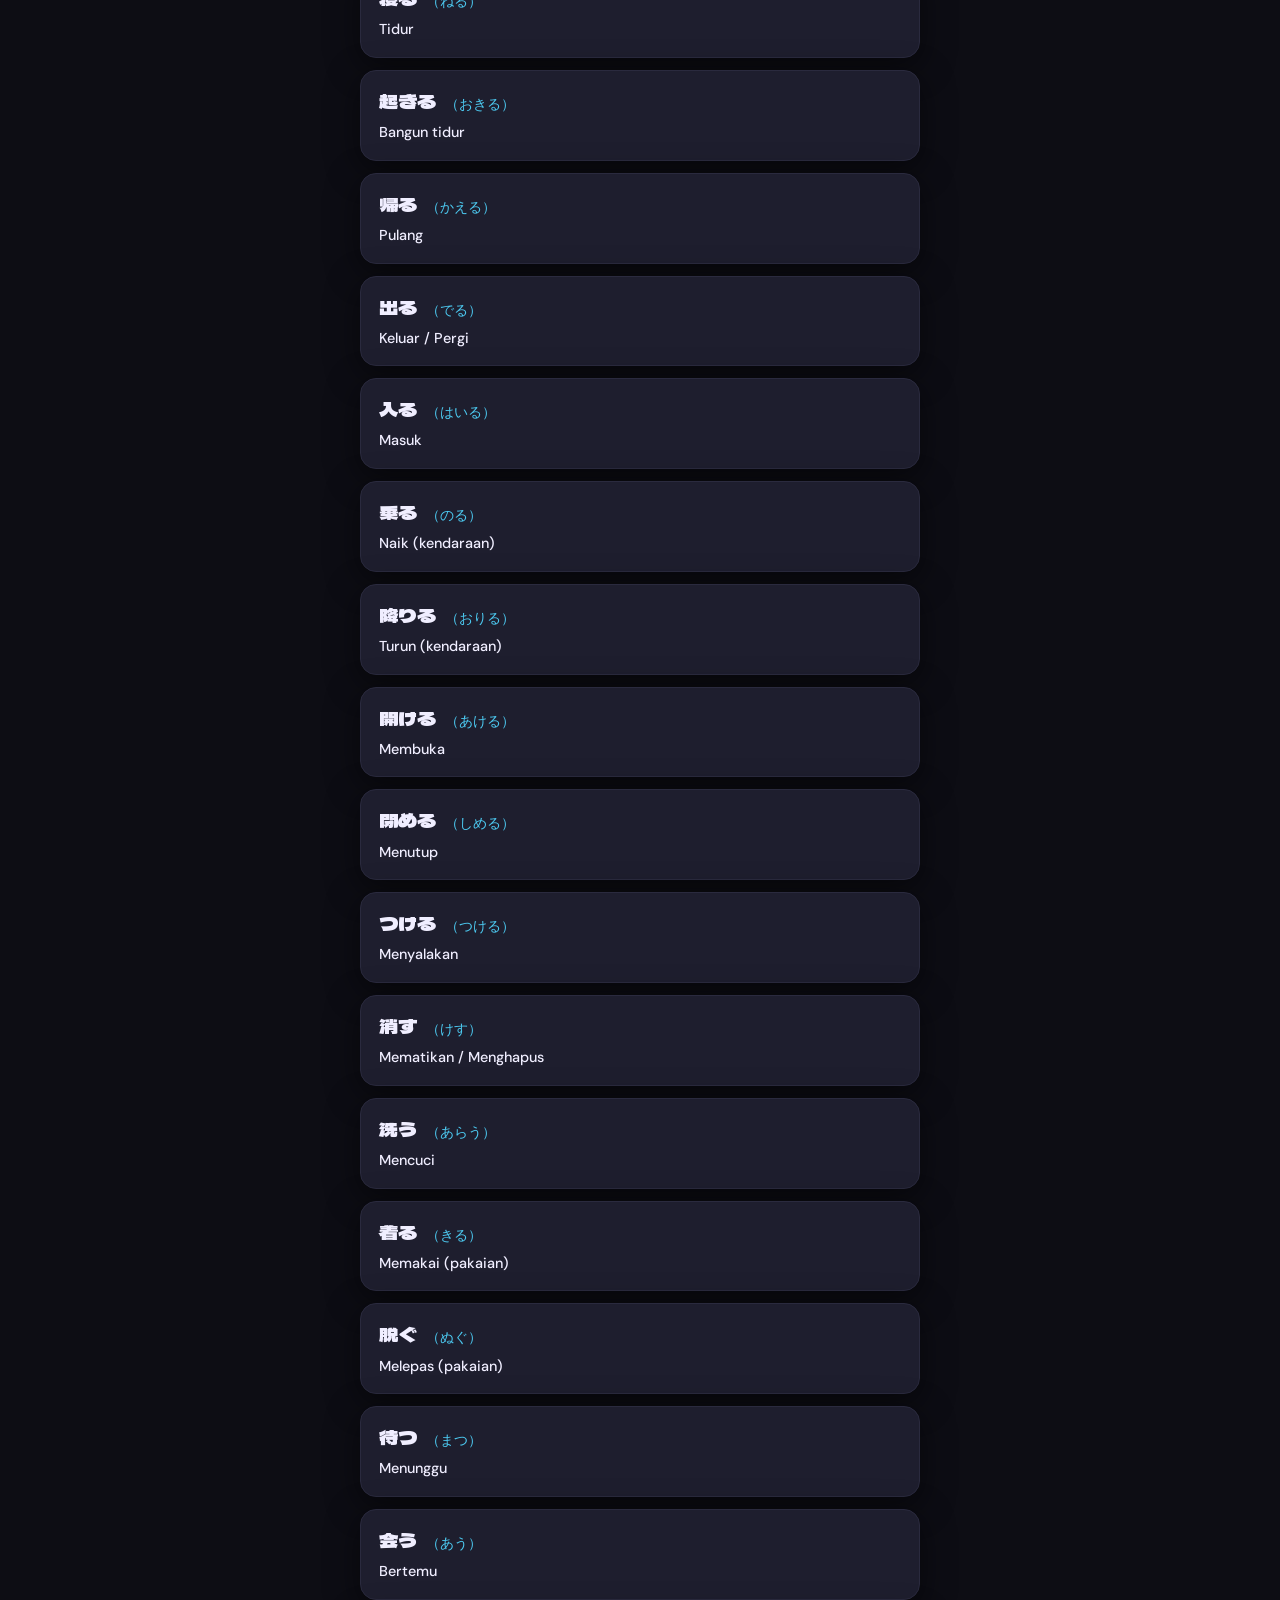
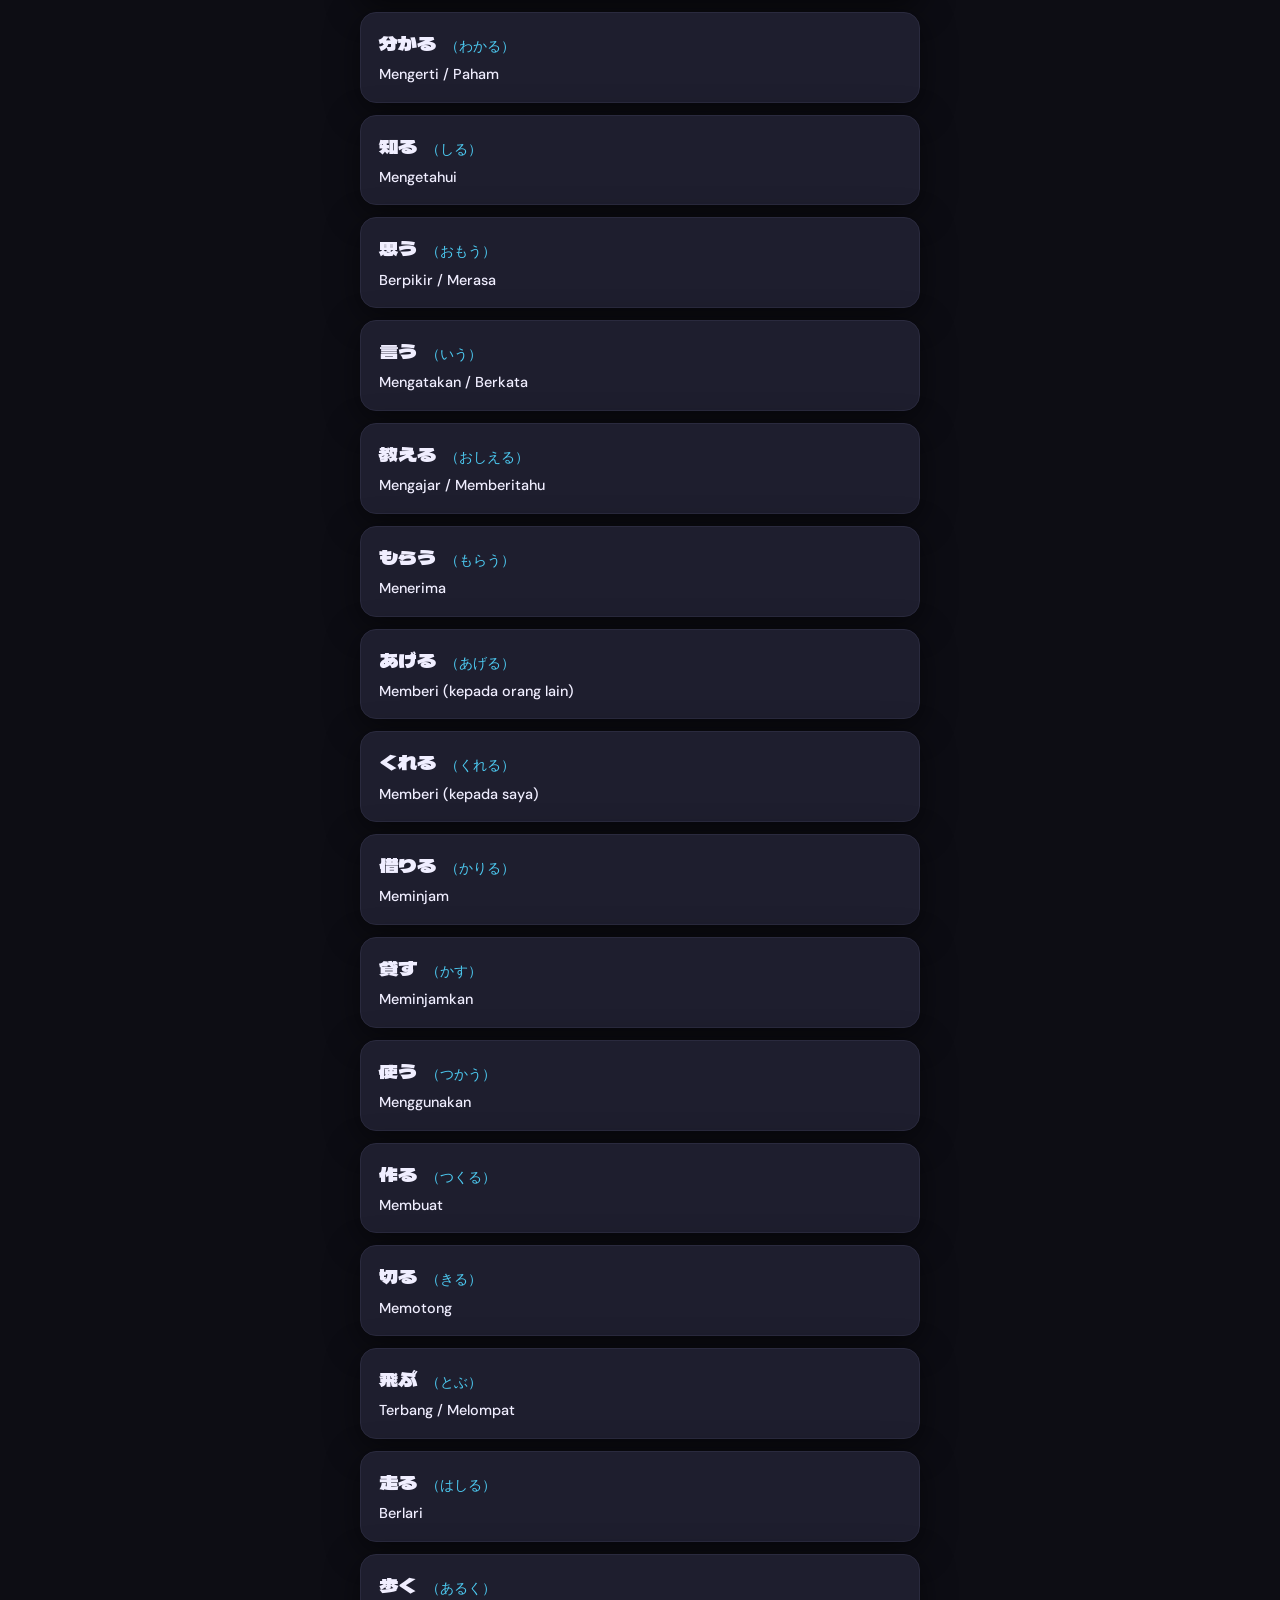
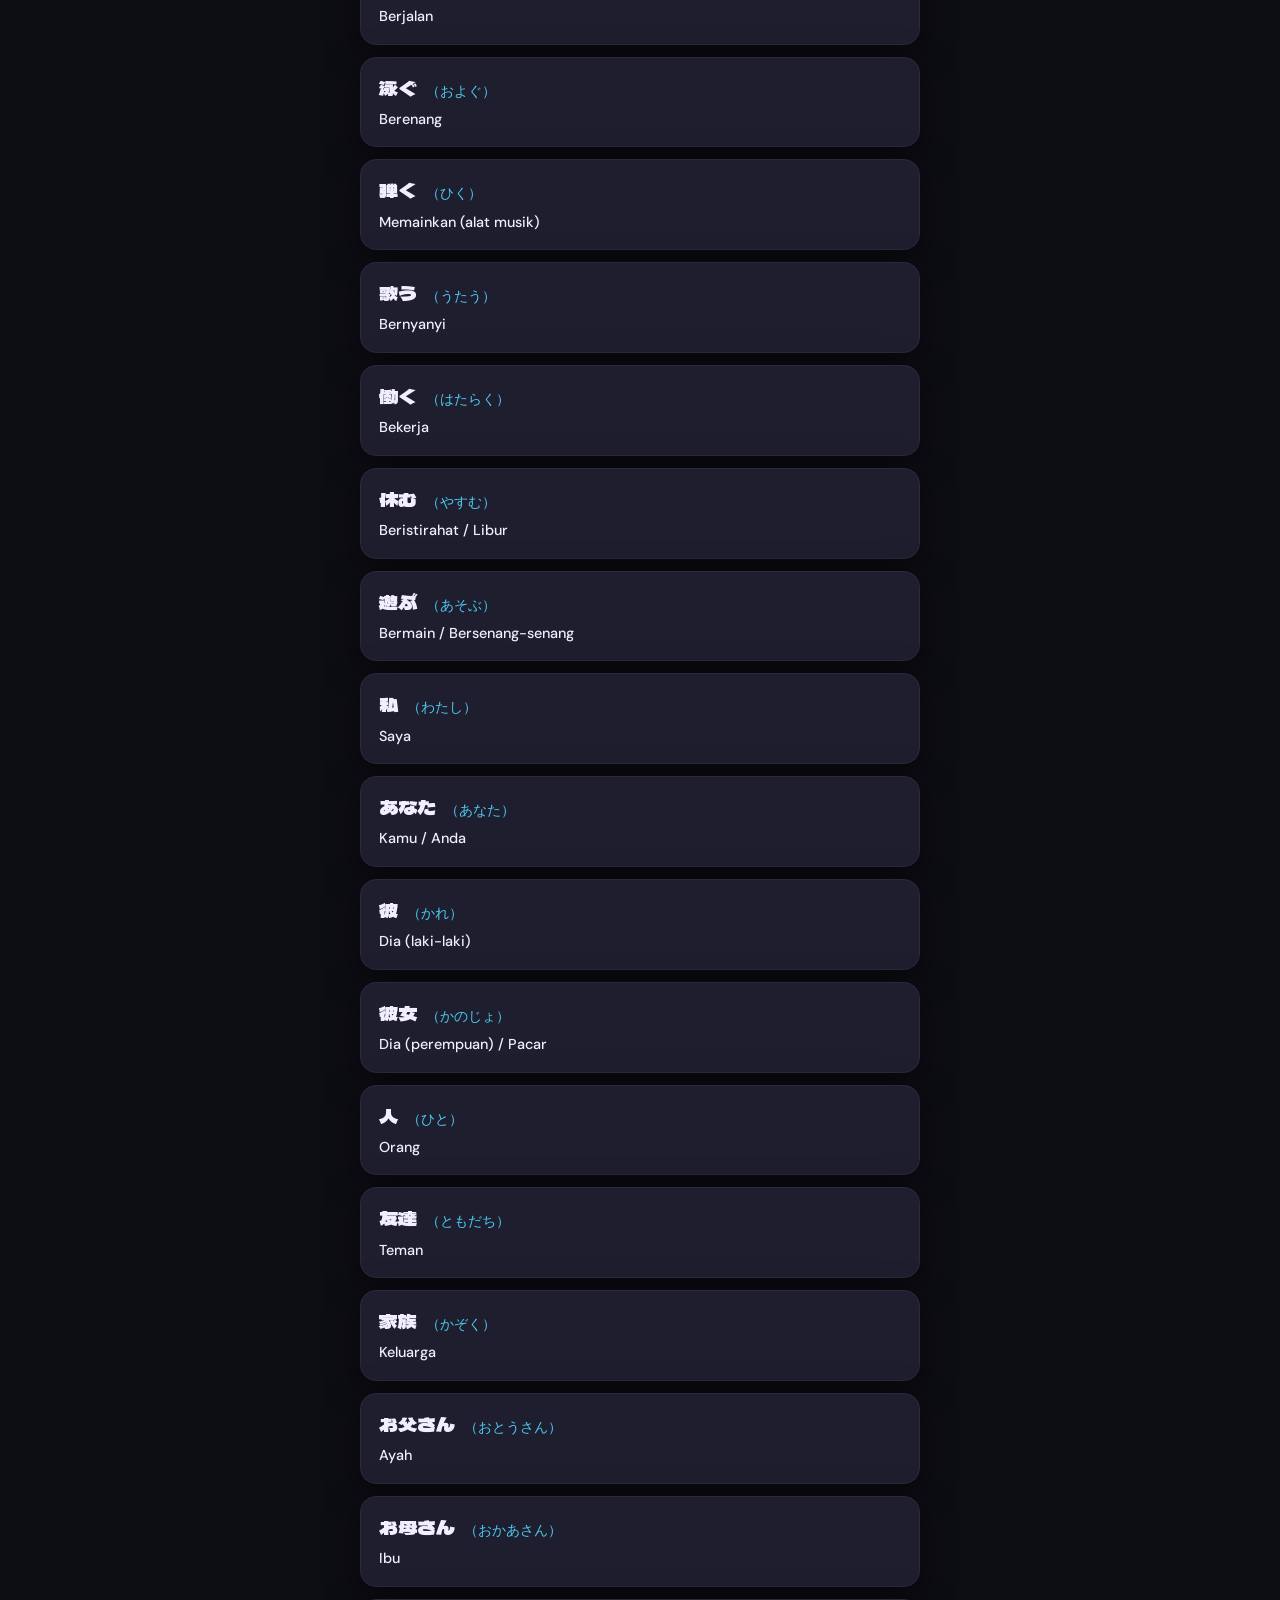
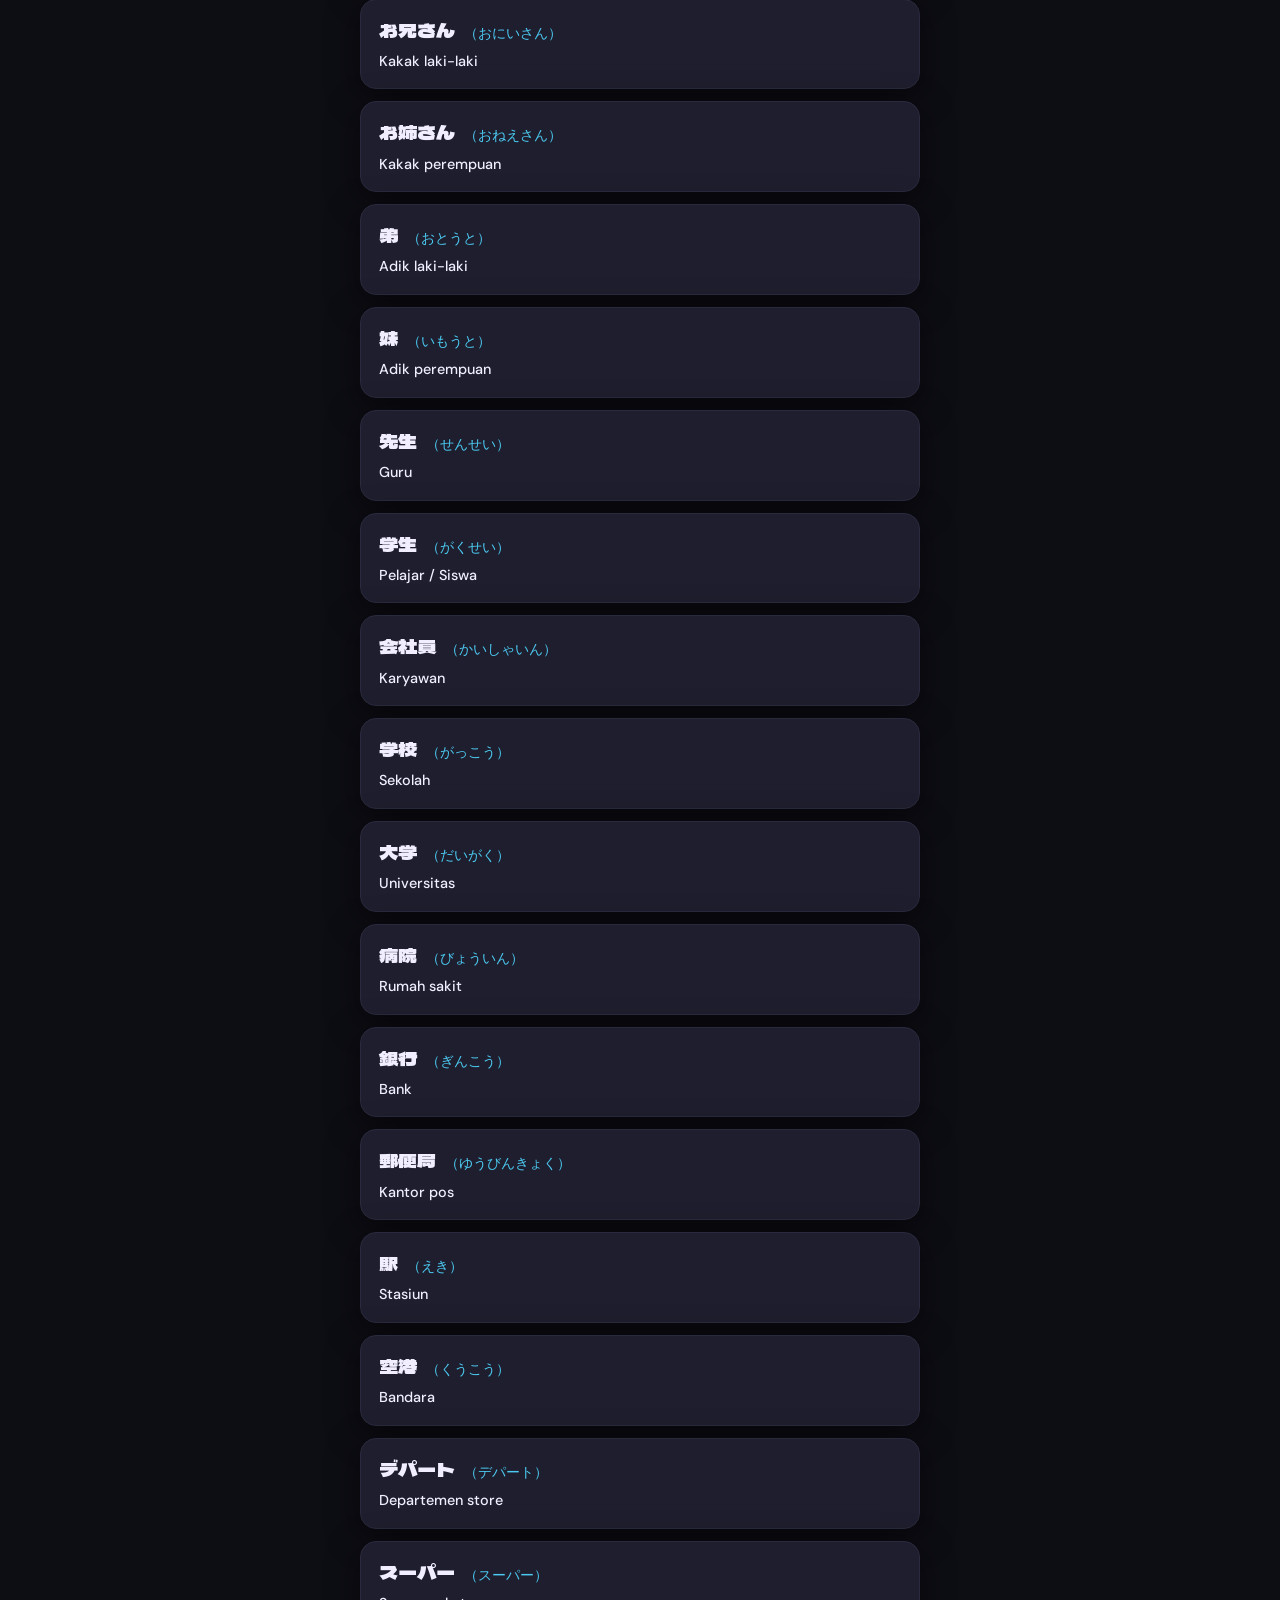
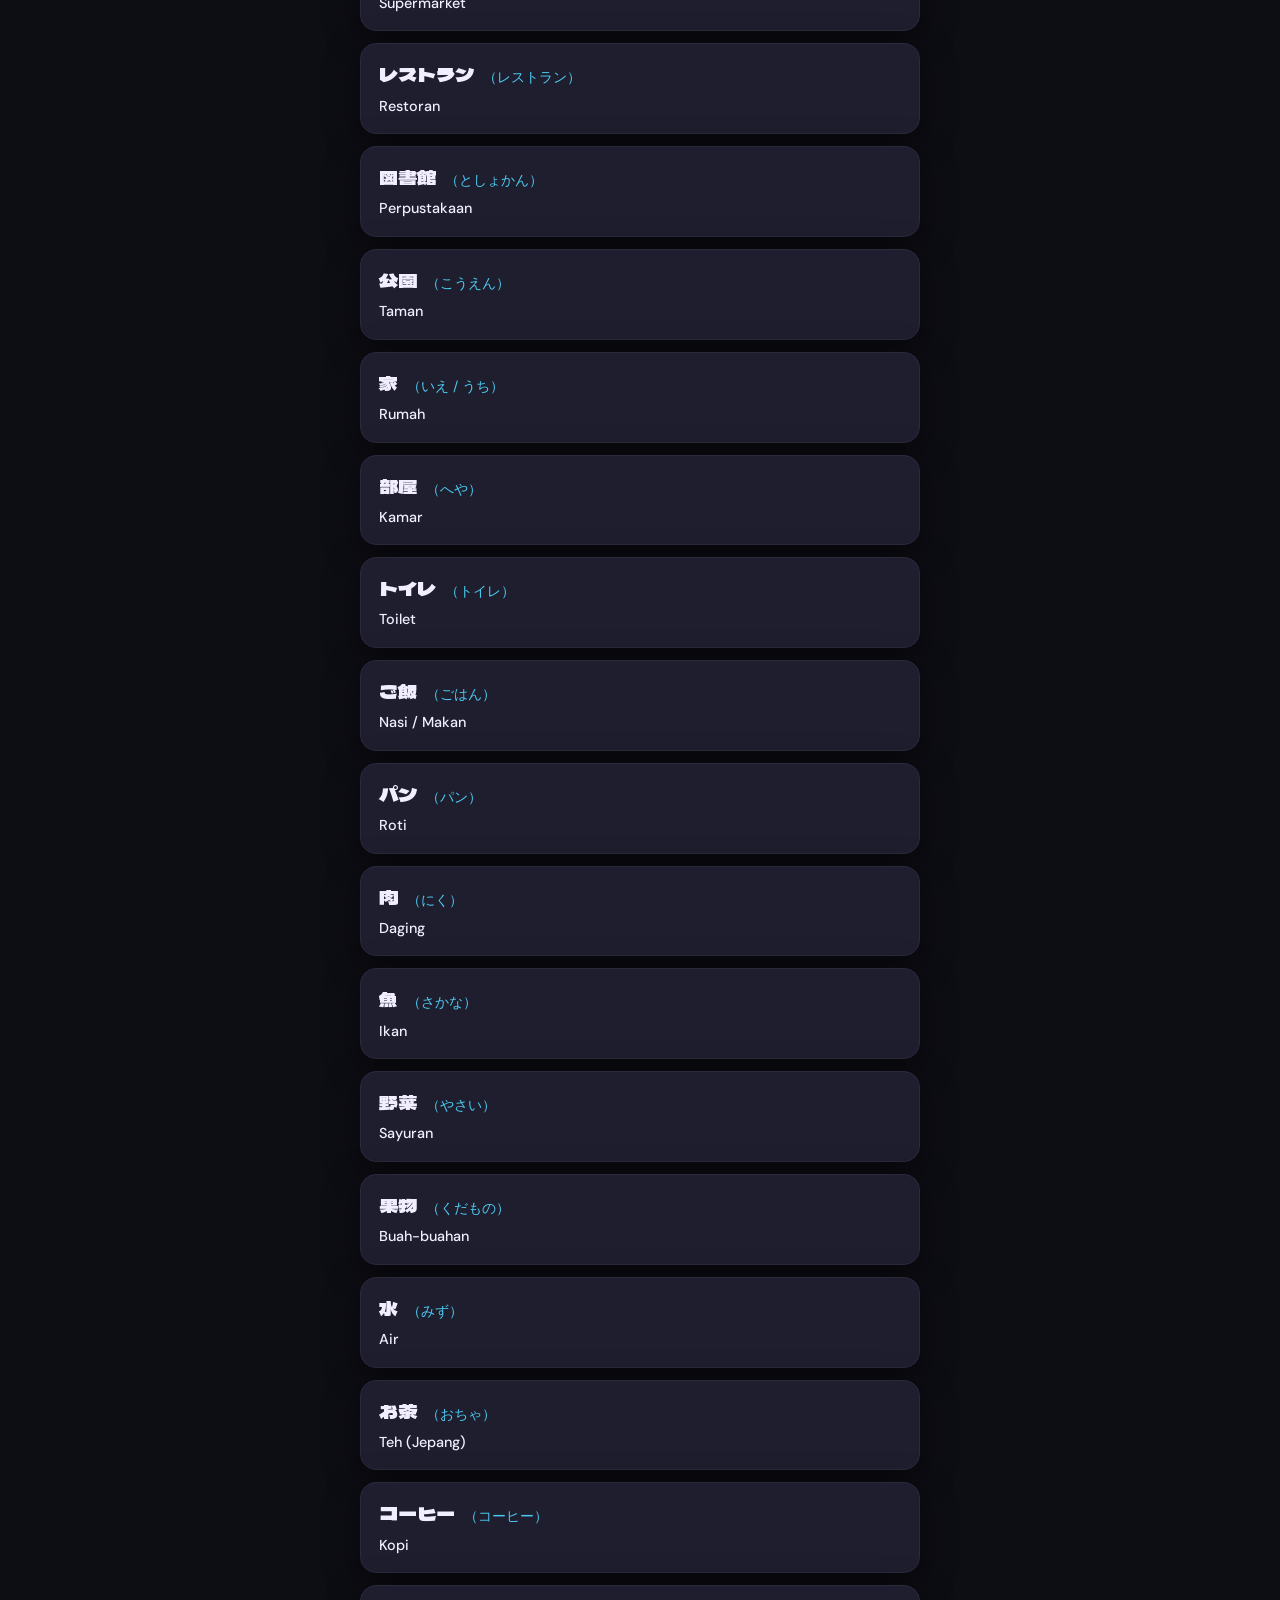
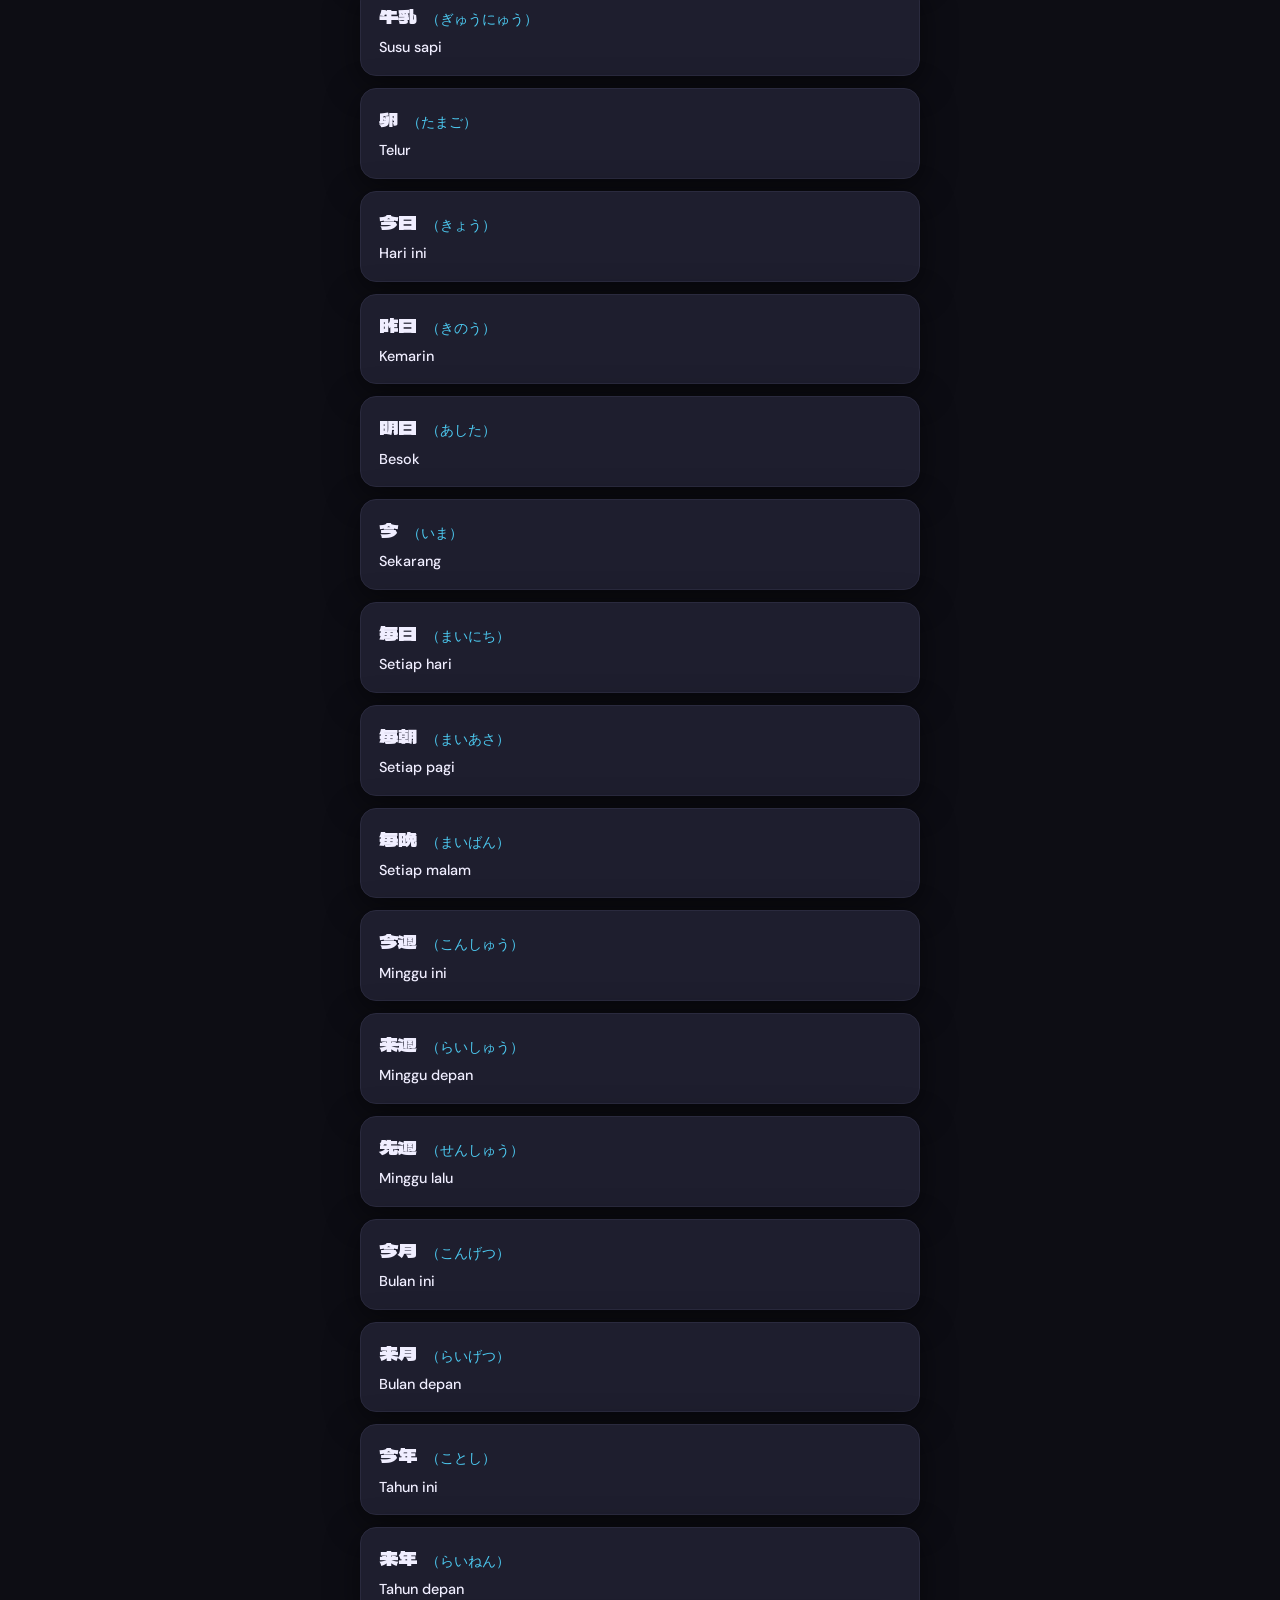
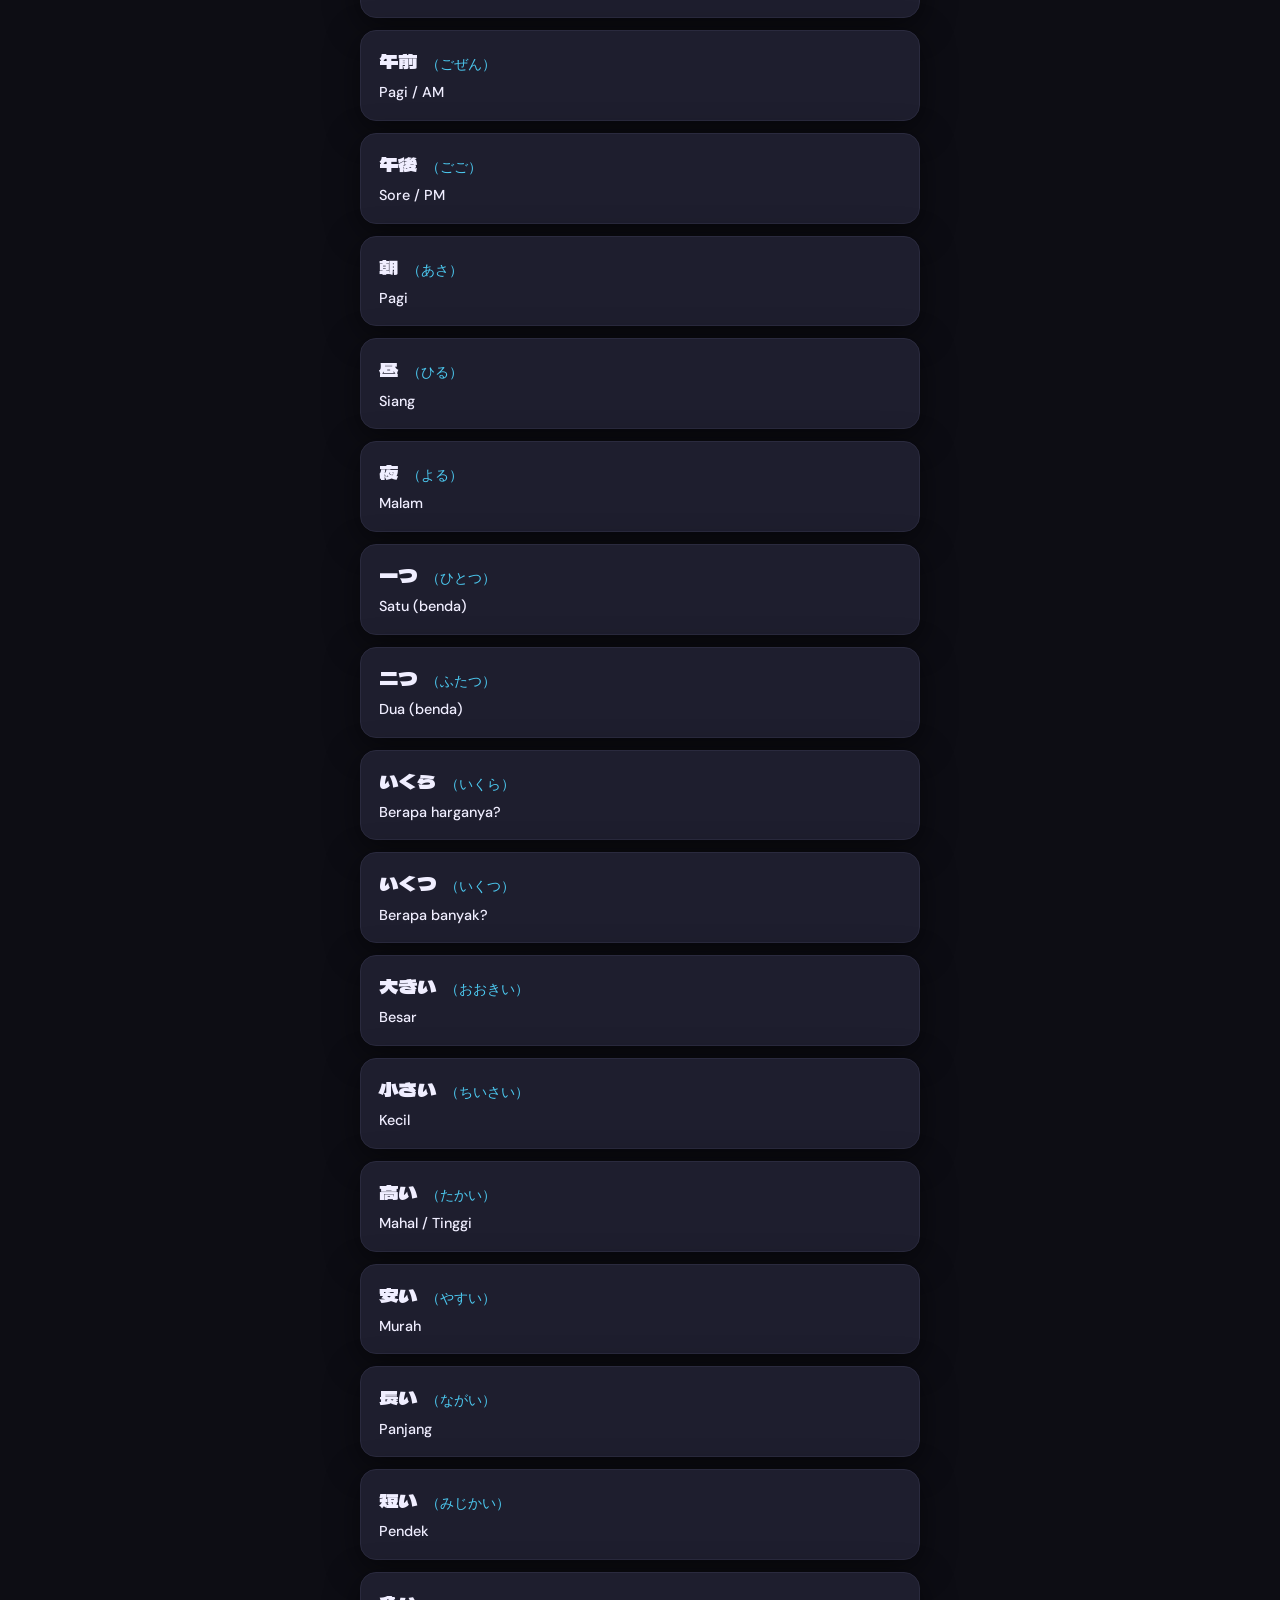
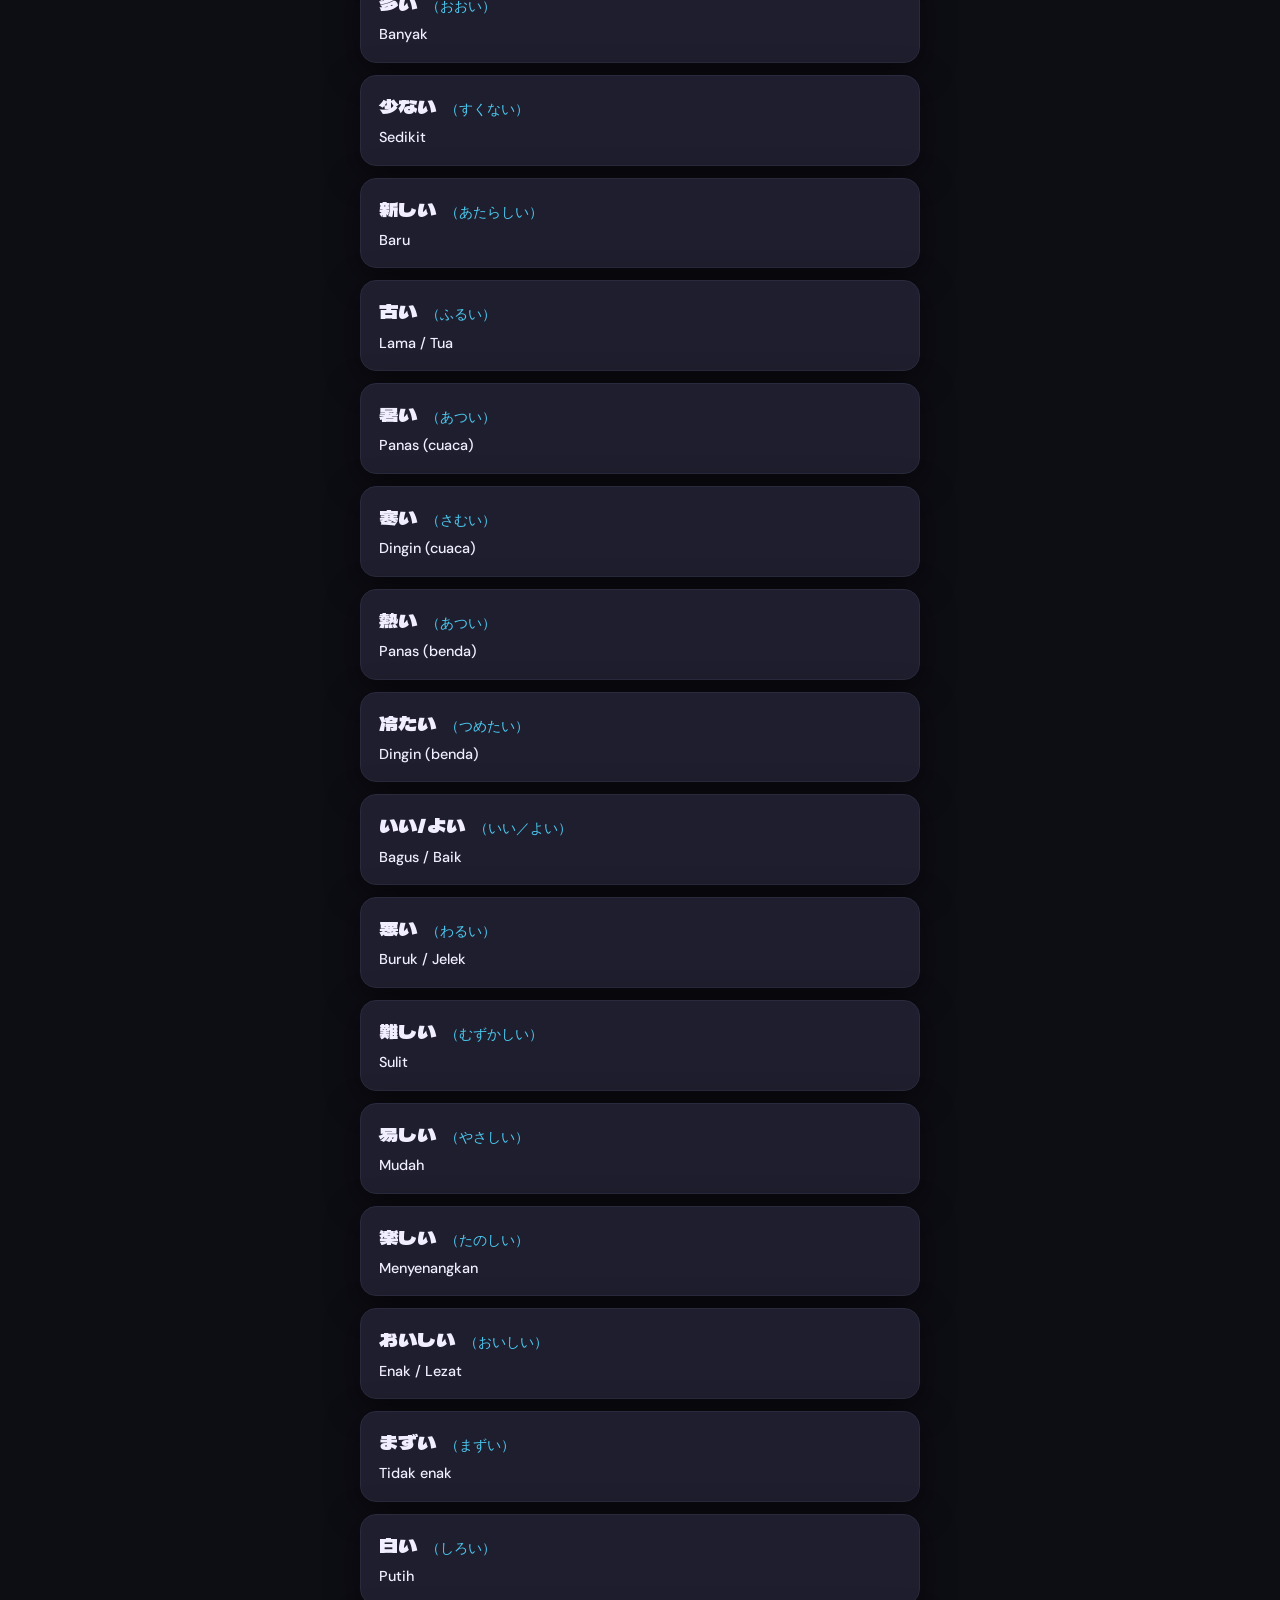
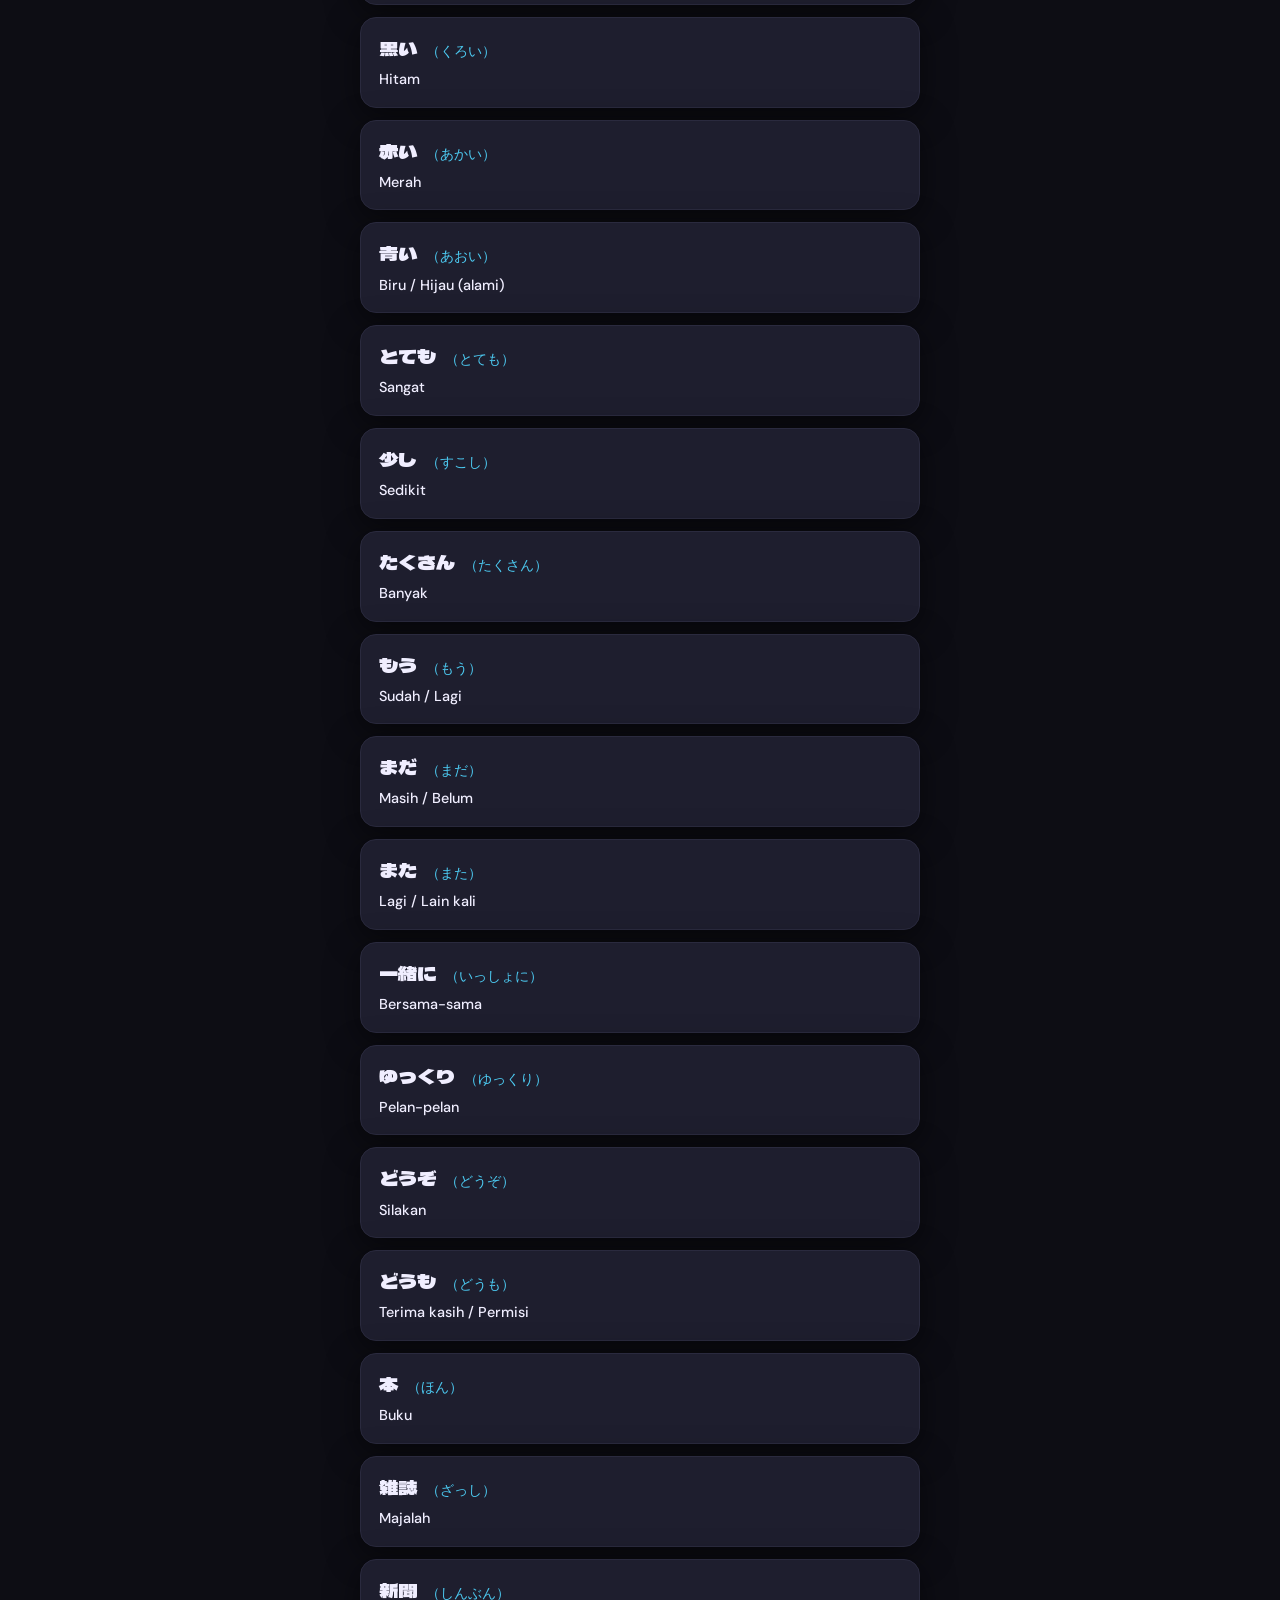
<file: n5.html>
<!doctype html>
<html lang="id">
  <head>
    <meta charset="UTF-8" />
    <meta name="viewport" content="width=device-width, initial-scale=1.0" />
    <title>JLPT N5</title>
    <link rel="preconnect" href="https://fonts.googleapis.com" />
    <link rel="preconnect" href="https://fonts.gstatic.com" crossorigin />
    <link
      href="https://fonts.googleapis.com/css2?family=Dela+Gothic+One&family=DM+Sans:wght@400;500;600&display=swap"
      rel="stylesheet"
    />
    <link rel="stylesheet" href="n5.css" />
  </head>
  <body>
    <!-- HEADER -->
    <header>
      <a href="home.html" class="back-btn">← Kembali</a>
      <h1>🈴 JLPT N5</h1>
      <div style="width: 72px"></div>
    </header>

    <!-- TAB NAV -->
    <nav class="tab-nav">
      <button class="tab-btn active" data-tab="vocab">📖 Kosakata</button>
      <button class="tab-btn" data-tab="kanji">漢 Kanji</button>
      <button class="tab-btn" data-tab="hiragana">あ Hiragana</button>
      <button class="tab-btn" data-tab="katakana">ア Katakana</button>
      <button class="tab-btn" data-tab="particle">🔤 Partikel</button>
      <button class="tab-btn" data-tab="bunpou">📝 Bunpou</button>
      <button class="tab-btn" data-tab="quiz">🎴 Quiz</button>
      <button class="tab-btn" data-tab="progress">📊 Progress</button>
    </nav>

    <main class="main-content">
      <!-- ── KOSAKATA ── -->
      <section id="tab-vocab" class="tab-section active">
        <div class="section-header">
          <h2>📖 Kosakata N5</h2>
          <span class="item-count" id="vocab-count"></span>
        </div>
        <div class="search-box">
          <input type="text" id="vocab-search" placeholder="Cari kosakata..." />
        </div>
        <div class="card-list" id="vocab-list"></div>
      </section>

      <!-- ── KANJI ── -->
      <section id="tab-kanji" class="tab-section">
        <div class="section-header">
          <h2>漢 Kanji N5</h2>
          <span class="item-count" id="kanji-count"></span>
        </div>
        <div class="search-box">
          <input type="text" id="kanji-search" placeholder="Cari kanji..." />
        </div>
        <div class="card-list" id="kanji-list"></div>
      </section>

      <!-- ── HIRAGANA ── -->
      <section id="tab-hiragana" class="tab-section">
        <div class="section-header">
          <h2>あ Hiragana</h2>
          <span class="item-count" id="hiragana-count"></span>
        </div>
        <div class="kana-group-label">Dasar (清音)</div>
        <div class="kana-grid" id="hiragana-grid"></div>
        <div class="kana-group-label" style="margin-top: 1.25rem">
          Dakuten &amp; Handakuten (濁音・半濁音)
        </div>
        <div class="kana-grid" id="hiragana-grid-daku"></div>
        <div class="kana-group-label" style="margin-top: 1.25rem">
          Kombinasi (拗音)
        </div>
        <div class="kana-grid kana-grid-combo" id="hiragana-grid-combo"></div>
      </section>

      <!-- ── KATAKANA ── -->
      <section id="tab-katakana" class="tab-section">
        <div class="section-header">
          <h2>ア Katakana</h2>
          <span class="item-count" id="katakana-count"></span>
        </div>
        <div class="kana-group-label">Dasar (清音)</div>
        <div class="kana-grid" id="katakana-grid"></div>
        <div class="kana-group-label" style="margin-top: 1.25rem">
          Dakuten &amp; Handakuten (濁音・半濁音)
        </div>
        <div class="kana-grid" id="katakana-grid-daku"></div>
        <div class="kana-group-label" style="margin-top: 1.25rem">
          Kombinasi (拗音)
        </div>
        <div class="kana-grid kana-grid-combo" id="katakana-grid-combo"></div>
      </section>

      <!-- ── PARTIKEL ── -->
      <section id="tab-particle" class="tab-section">
        <div class="section-header">
          <h2>🔤 Partikel N5</h2>
          <span class="item-count" id="particle-count"></span>
        </div>
        <div class="card-list" id="particle-list"></div>
      </section>

      <!-- ── BUNPOU ── -->
      <section id="tab-bunpou" class="tab-section">
        <div class="section-header">
          <h2>📝 Bunpou N5</h2>
          <span class="item-count" id="bunpou-count"></span>
        </div>
        <div class="card-list" id="bunpou-list"></div>
      </section>

      <!-- ── QUIZ ── -->
      <section id="tab-quiz" class="tab-section">
        <div class="section-header">
          <h2>🎴 Quiz N5</h2>
        </div>
        <div id="quiz-container">
          <div class="quiz-meta">
            <span id="quiz-progress-label"
              >Soal <span id="q-current">1</span> /
              <span id="q-total">10</span></span
            >
            <span id="quiz-score-label">Skor: <span id="q-score">0</span></span>
          </div>
          <div class="quiz-progress-bar"><div id="quiz-bar"></div></div>
          <div class="quiz-card" id="quiz-card">
            <p class="quiz-question" id="quiz-question"></p>
            <div class="quiz-options" id="quiz-options"></div>
          </div>
          <div id="quiz-result" class="quiz-result hidden">
            <div class="result-emoji" id="result-emoji"></div>
            <h3 id="result-title"></h3>
            <p id="result-sub"></p>
            <button class="btn-restart" onclick="restartQuiz()">
              🔄 Ulangi Quiz
            </button>
          </div>
        </div>
      </section>

      <!-- ── PROGRESS ── -->
      <section id="tab-progress" class="tab-section">
        <div class="section-header">
          <h2>📊 Progress Belajar</h2>
        </div>
        <div class="progress-grid">
          <div class="progress-card">
            <span class="prog-num" id="prog-vocab">0</span>
            <span class="prog-label">Kosakata Dipelajari</span>
            <div class="prog-bar-wrap">
              <div class="prog-bar" id="bar-vocab"></div>
            </div>
          </div>
          <div class="progress-card">
            <span class="prog-num" id="prog-kanji">0</span>
            <span class="prog-label">Kanji Dipelajari</span>
            <div class="prog-bar-wrap">
              <div class="prog-bar" id="bar-kanji"></div>
            </div>
          </div>
          <div class="progress-card">
            <span class="prog-num" id="prog-quiz">0</span>
            <span class="prog-label">Quiz Selesai</span>
          </div>
          <div class="progress-card">
            <span class="prog-num" id="prog-score">—</span>
            <span class="prog-label">Nilai Terakhir</span>
          </div>
        </div>
      </section>
    </main>

    <script src="n5.js"></script>
  </body>
</html>
</file>
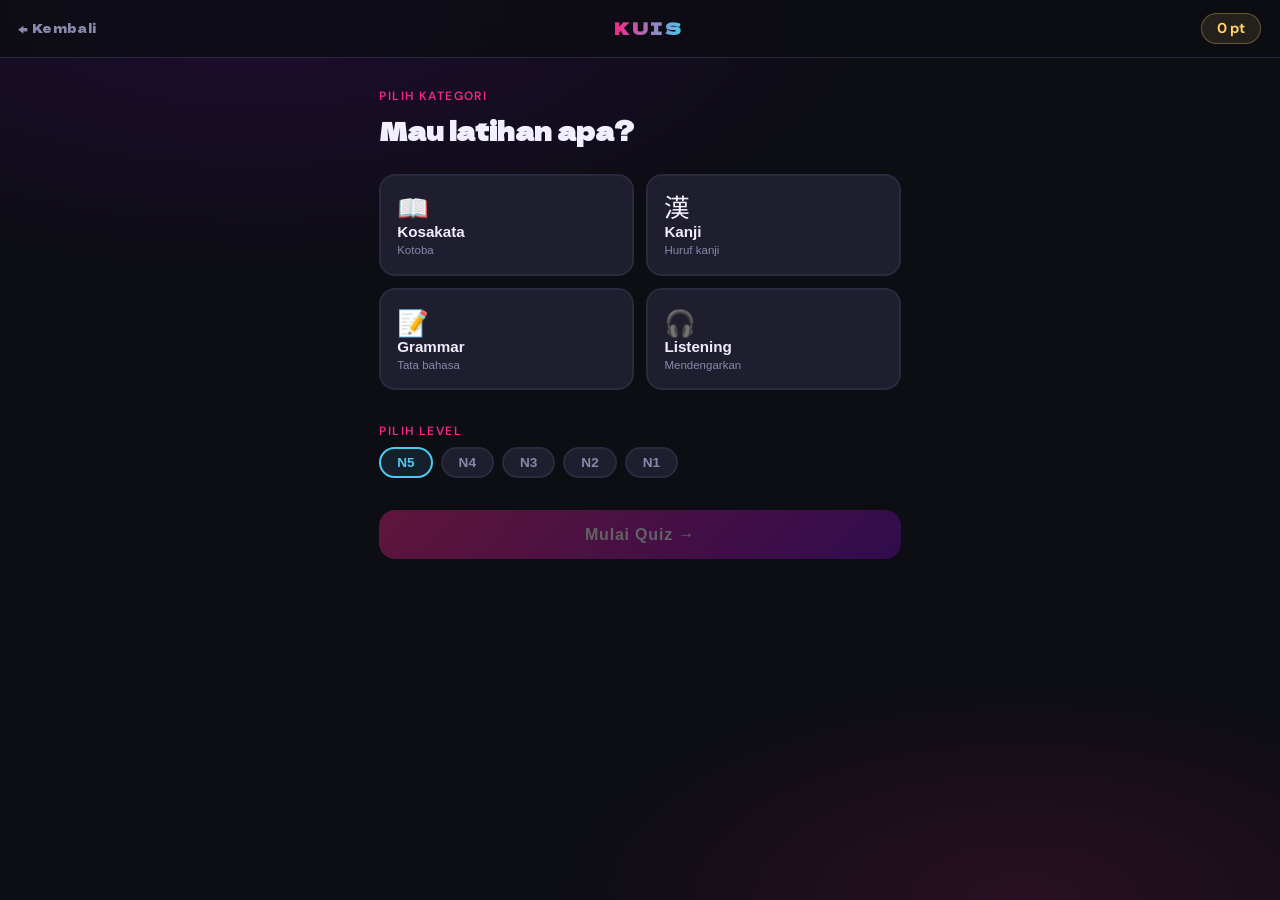
<file: quiz.html>
<!doctype html>
<html lang="id">
  <head>
    <meta charset="UTF-8" />
    <meta name="viewport" content="width=device-width, initial-scale=1.0" />
    <title>Quiz — Nihongo Master</title>
    <link rel="preconnect" href="https://fonts.googleapis.com" />
    <link rel="preconnect" href="https://fonts.gstatic.com" crossorigin />
    <link
      href="https://fonts.googleapis.com/css2?family=Noto+Sans+JP:wght@400;700&family=Dela+Gothic+One&family=DM+Sans:ital,wght@0,400;0,500;0,600;1,400&display=swap"
      rel="stylesheet"
    />
    <link rel="stylesheet" href="quiz.css" />
  </head>
  <body>
    <!-- HEADER -->
    <header class="app-header">
      <a href="index.html" class="back-btn">← Kembali</a>
      <h1 class="app-title">KUIS</h1>
      <div class="header-score" id="headerScore">0 pt</div>
    </header>

    <!-- SCREEN 1: KATEGORI -->
    <main id="screenCategory" class="screen active">
      <div class="screen-inner">
        <p class="screen-label">Pilih kategori</p>
        <h2 class="screen-heading">Mau latihan apa?</h2>

        <div class="category-grid">
          <button class="cat-btn" data-cat="vocab">
            <span class="cat-icon">📖</span>
            <span class="cat-name">Kosakata</span>
            <span class="cat-sub">Kotoba</span>
          </button>
          <button class="cat-btn" data-cat="kanji">
            <span class="cat-icon">漢</span>
            <span class="cat-name">Kanji</span>
            <span class="cat-sub">Huruf kanji</span>
          </button>
          <button class="cat-btn" data-cat="grammar">
            <span class="cat-icon">📝</span>
            <span class="cat-name">Grammar</span>
            <span class="cat-sub">Tata bahasa</span>
          </button>
          <button class="cat-btn" data-cat="listening">
            <span class="cat-icon">🎧</span>
            <span class="cat-name">Listening</span>
            <span class="cat-sub">Mendengarkan</span>
          </button>
        </div>

        <p class="screen-label" style="margin-top: 2rem">Pilih level</p>
        <div class="level-row">
          <button class="lvl-btn active" data-lvl="N5">N5</button>
          <button class="lvl-btn" data-lvl="N4">N4</button>
          <button class="lvl-btn" data-lvl="N3">N3</button>
          <button class="lvl-btn" data-lvl="N2">N2</button>
          <button class="lvl-btn" data-lvl="N1">N1</button>
        </div>

        <button class="start-btn" id="startBtn" disabled>Mulai Quiz →</button>
      </div>
    </main>

    <!-- SCREEN 2: SOAL -->
    <main id="screenQuiz" class="screen">
      <div class="screen-inner">
        <div class="quiz-meta">
          <span class="quiz-cat-badge" id="quizCatBadge">Kosakata</span>
          <span class="quiz-lvl-badge" id="quizLvlBadge">N5</span>
          <span class="quiz-counter" id="quizCounter">1 / 20</span>
        </div>
        <div class="progress-track">
          <div class="progress-fill" id="progressFill"></div>
        </div>
        <div class="timer-row">
          <div class="timer-bar-wrap">
            <div class="timer-bar" id="timerBar"></div>
          </div>
          <span class="timer-num" id="timerNum">30</span>
        </div>

        <div class="question-card" id="questionCard">
          <div class="question-jp" id="questionJp">犬</div>
          <div class="question-reading" id="questionReading">いぬ</div>
          <div class="question-text" id="questionText">
            Apa arti kata di atas?
          </div>
        </div>

        <div class="choices-grid" id="choicesGrid"></div>

        <div class="feedback-box" id="feedbackBox">
          <div class="fb-top">
            <div class="feedback-icon" id="feedbackIcon">✓</div>
            <div class="feedback-msg" id="feedbackMsg">Benar!</div>
          </div>
          <div class="feedback-detail" id="feedbackDetail"></div>
          <button class="next-btn" id="nextBtn">Soal Berikutnya →</button>
        </div>
      </div>
    </main>

    <!-- SCREEN 3: HASIL -->
    <main id="screenResult" class="screen">
      <div class="screen-inner">
        <div class="result-badge" id="resultBadge">🏆</div>
        <h2 class="result-title" id="resultTitle">Quiz Selesai!</h2>
        <p class="result-sub" id="resultSub">Kategori: Kosakata · N5</p>

        <div class="result-stats">
          <div class="stat-box">
            <div class="stat-num" id="statScore">0</div>
            <div class="stat-label">Skor</div>
          </div>
          <div class="stat-box correct">
            <div class="stat-num" id="statCorrect">0</div>
            <div class="stat-label">Benar</div>
          </div>
          <div class="stat-box wrong">
            <div class="stat-num" id="statWrong">0</div>
            <div class="stat-label">Salah</div>
          </div>
        </div>

        <div class="review-section">
          <h3 class="review-heading">📋 Pembahasan Jawaban</h3>
          <div id="reviewList"></div>
        </div>
        <div class="review-section">
          <h3 class="review-heading">🕓 Riwayat Quiz</h3>
          <div id="historyList"></div>
        </div>

        <div class="result-actions">
          <button class="action-btn primary" id="retryBtn">Ulangi Quiz</button>
          <button class="action-btn secondary" id="backCatBtn">
            Pilih Kategori
          </button>
        </div>
      </div>
    </main>
    <script src="quiz.js"></script>
  </body>
</html>
</file>
<file: kosakata.css>
/* ══ RESET & VARS ══ */
*,
*::before,
*::after {
  box-sizing: border-box;
  margin: 0;
  padding: 0;
}

:root {
  --bg: #0d0d14;
  --surface: #161622;
  --card: #1e1e2e;
  --border: #2a2a3e;
  --accent: #f72585;
  --accent2: #7209b7;
  --accent3: #4cc9f0;
  --green: #06d6a0;
  --yellow: #ffd166;
  --text: #f0eeff;
  --muted: #8888aa;
  --radius: 16px;
  --shadow: 0 8px 32px rgba(0, 0, 0, 0.5);
}

html {
  height: 100%;
}

body {
  min-height: 100%;
  background: var(--bg);
  color: var(--text);
  font-family: "DM Sans", sans-serif;
  font-size: 15px;
  line-height: 1.5;
  background-image:
    radial-gradient(
      ellipse 80% 50% at 20% 0%,
      rgba(114, 9, 183, 0.18) 0%,
      transparent 60%
    ),
    radial-gradient(
      ellipse 60% 40% at 80% 100%,
      rgba(247, 37, 133, 0.12) 0%,
      transparent 60%
    );
  background-attachment: fixed;
}

/* ══ HEADER ══ */
header {
  position: sticky;
  top: 0;
  z-index: 100;
  display: flex;
  align-items: center;
  justify-content: space-between;
  padding: 0.8rem 1.2rem;
  background: rgba(13, 13, 20, 0.88);
  backdrop-filter: blur(14px);
  border-bottom: 1px solid var(--border);
}

header a {
  font-size: 1.3rem;
  color: var(--muted);
  text-decoration: none;
  transition: color 0.2s;
}

header a:hover {
  color: var(--text);
}

header h1 {
  font-family: "Dela Gothic One", sans-serif;
  font-size: 1.1rem;
  letter-spacing: 0.15em;
  background: linear-gradient(90deg, var(--accent), var(--accent3));
  -webkit-background-clip: text;
  -webkit-text-fill-color: transparent;
}

.header-count {
  font-size: 0.75rem;
  color: var(--muted);
  background: var(--card);
  border: 1px solid var(--border);
  border-radius: 999px;
  padding: 0.2rem 0.6rem;
}

/* ══ SEARCH ══ */
.search-wrap {
  padding: 1rem 1.2rem 0.5rem;
}

.search-box {
  width: 100%;
  padding: 0.7rem 1rem 0.7rem 2.6rem;
  background: var(--card);
  border: 1px solid var(--border);
  border-radius: 999px;
  color: var(--text);
  font-family: "DM Sans", sans-serif;
  font-size: 0.9rem;
  outline: none;
  transition: border-color 0.2s;
  background-image: url("data:image/svg+xml,%3Csvg xmlns='http://www.w3.org/2000/svg' width='16' height='16' fill='none' viewBox='0 0 24 24'%3E%3Ccircle cx='11' cy='11' r='7' stroke='%238888aa' stroke-width='2'/%3E%3Cpath d='m16.5 16.5 4 4' stroke='%238888aa' stroke-width='2' stroke-linecap='round'/%3E%3C/svg%3E");
  background-repeat: no-repeat;
  background-position: 0.85rem center;
}

.search-box:focus {
  border-color: var(--accent2);
}

.search-box::placeholder {
  color: var(--muted);
}

/* ══ TABS ══ */
.tabs-wrap {
  overflow-x: auto;
  padding: 0.6rem 1.2rem;
  display: flex;
  gap: 0.5rem;
  scrollbar-width: none;
}

.tabs-wrap::-webkit-scrollbar {
  display: none;
}

.tab-btn {
  flex-shrink: 0;
  font-family: "Dela Gothic One", sans-serif;
  font-size: 0.72rem;
  letter-spacing: 0.05em;
  padding: 0.4rem 0.85rem;
  border: 1.5px solid var(--border);
  border-radius: 999px;
  background: var(--card);
  color: var(--muted);
  cursor: pointer;
  transition: all 0.2s;
}

.tab-btn:hover {
  border-color: var(--accent2);
  color: var(--text);
}

.tab-btn.active {
  background: linear-gradient(135deg, var(--accent), var(--accent2));
  border-color: transparent;
  color: #fff;
}

/* ══ STATS BAR ══ */
.stats-bar {
  display: flex;
  gap: 0.5rem;
  padding: 0 1.2rem 0.8rem;
  font-size: 0.78rem;
  color: var(--muted);
}

.stat-pill {
  background: var(--card);
  border: 1px solid var(--border);
  border-radius: 999px;
  padding: 0.2rem 0.65rem;
}

.stat-pill span {
  color: var(--accent3);
  font-weight: 600;
}

/* ══ VOCAB LIST ══ */
.vocab-list {
  padding: 0 1.2rem 1.5rem;
  display: flex;
  flex-direction: column;
  gap: 0.65rem;
}

.vocab-card {
  background: var(--card);
  border: 1.5px solid var(--border);
  border-radius: var(--radius);
  overflow: hidden;
  box-shadow: var(--shadow);
  transition:
    border-color 0.2s,
    transform 0.15s;
  animation: fadeIn 0.3s ease both;
}

.vocab-card:hover {
  border-color: var(--accent2);
  transform: translateY(-1px);
}

@keyframes fadeIn {
  from {
    opacity: 0;
    transform: translateY(6px);
  }
  to {
    opacity: 1;
    transform: translateY(0);
  }
}

.vocab-main {
  display: flex;
  align-items: center;
  padding: 0.85rem 1rem;
  gap: 0.8rem;
}

.vocab-num {
  font-family: "Dela Gothic One", sans-serif;
  font-size: 0.7rem;
  color: var(--muted);
  min-width: 24px;
  text-align: center;
}

.vocab-kana {
  flex: 1;
}

.vocab-kana .hira {
  font-family: "Noto Sans JP", sans-serif;
  font-size: 1.25rem;
  color: var(--accent3);
  font-weight: 700;
  line-height: 1.2;
}

.vocab-kana .kanji {
  font-family: "Noto Sans JP", sans-serif;
  font-size: 0.8rem;
  color: var(--muted);
  margin-top: 1px;
}

.vocab-romaji {
  font-size: 0.78rem;
  color: var(--muted);
  font-style: italic;
  min-width: 80px;
  text-align: right;
}

.vocab-arti {
  font-size: 0.88rem;
  font-weight: 600;
  color: var(--text);
  min-width: 110px;
  text-align: right;
}

.vocab-actions {
  display: flex;
  gap: 0.35rem;
  margin-left: 0.4rem;
}

.btn-icon {
  background: none;
  border: none;
  cursor: pointer;
  font-size: 1rem;
  padding: 0.25rem;
  border-radius: 8px;
  transition:
    background 0.15s,
    transform 0.1s;
  line-height: 1;
}

.btn-icon:hover {
  background: var(--border);
  transform: scale(1.15);
}

.btn-icon.fav-active {
  filter: drop-shadow(0 0 4px var(--accent));
}

/* ══ CONTOH KALIMAT ══ */
.vocab-example {
  padding: 0 1rem 0.85rem 3.5rem;
  display: none;
  animation: fadeIn 0.2s ease;
}

.vocab-example.open {
  display: block;
}

.vocab-example .ex-jp {
  font-family: "Noto Sans JP", sans-serif;
  font-size: 0.88rem;
  color: var(--yellow);
  margin-bottom: 2px;
}

.vocab-example .ex-id {
  font-size: 0.82rem;
  color: var(--muted);
}

/* ══ CATEGORY BADGE ══ */
.cat-badge {
  font-size: 0.65rem;
  font-weight: 600;
  letter-spacing: 0.05em;
  padding: 0.15rem 0.5rem;
  border-radius: 999px;
  background: rgba(76, 201, 240, 0.12);
  color: var(--accent3);
  margin-left: 0.35rem;
}

/* ══ EMPTY STATE ══ */
.empty {
  text-align: center;
  padding: 3rem 1rem;
  color: var(--muted);
}

.empty .emoji {
  font-size: 2.5rem;
  display: block;
  margin-bottom: 0.5rem;
}

/* ══ FOOTER ══ */
footer {
  text-align: center;
  padding: 1.5rem;
  font-size: 0.8rem;
  color: var(--muted);
  border-top: 1px solid var(--border);
  margin-top: 0.5rem;
}

/* ══ TOAST ══ */
.toast {
  position: fixed;
  bottom: 1.5rem;
  left: 50%;
  transform: translateX(-50%) translateY(80px);
  background: var(--card);
  border: 1px solid var(--accent3);
  border-radius: 999px;
  padding: 0.5rem 1.1rem;
  font-size: 0.82rem;
  color: var(--accent3);
  transition: transform 0.3s ease;
  z-index: 999;
  pointer-events: none;
}

.toast.show {
  transform: translateX(-50%) translateY(0);
}
</file>
<file: listening.css>
/* ══════════════ RESET & VARS ══════════════ */
*,
*::before,
*::after {
  box-sizing: border-box;
  margin: 0;
  padding: 0;
}

:root {
  --bg: #0d0d14;
  --surface: #161622;
  --card: #1e1e2e;
  --border: #2a2a3e;
  --accent: #f72585;
  --accent2: #7209b7;
  --accent3: #4cc9f0;
  --green: #06d6a0;
  --red: #ef233c;
  --yellow: #ffd166;
  --text: #f0eeff;
  --muted: #8888aa;
  --radius: 16px;
  --shadow: 0 8px 32px rgba(0, 0, 0, 0.5);
}

html {
  height: 100%;
}
body {
  min-height: 100%;
  background: var(--bg);
  color: var(--text);
  font-family: "DM Sans", sans-serif;
  font-size: 15px;
  line-height: 1.5;
  background-image:
    radial-gradient(
      ellipse 80% 50% at 20% 0%,
      rgba(114, 9, 183, 0.18) 0%,
      transparent 60%
    ),
    radial-gradient(
      ellipse 60% 40% at 80% 100%,
      rgba(247, 37, 133, 0.12) 0%,
      transparent 60%
    );
  background-attachment: fixed;
}

/* ══════════════ HEADER ══════════════ */
.app-header {
  position: sticky;
  top: 0;
  z-index: 100;
  display: flex;
  align-items: center;
  justify-content: space-between;
  padding: 0.8rem 1.2rem;
  background: rgba(13, 13, 20, 0.88);
  backdrop-filter: blur(14px);
  border-bottom: 1px solid var(--border);
}
.app-title {
  font-family: "Dela Gothic One", sans-serif;
  font-size: 1.05rem;
  letter-spacing: 0.15em;
  background: linear-gradient(90deg, var(--accent), var(--accent3));
  -webkit-background-clip: text;
  -webkit-text-fill-color: transparent;
}
.back-btn {
  font-family: "Dela Gothic One", sans-serif;
  font-size: 0.78rem;
  color: var(--muted);
  text-decoration: none;
  letter-spacing: 0.03em;
  transition: color 0.2s;
}
.back-btn:hover {
  color: var(--accent3);
}
.header-icon {
  font-size: 1.2rem;
}

/* ══════════════ SCREENS ══════════════ */
.screen {
  display: none;
}
.screen.active {
  display: block;
}
.screen-inner {
  max-width: 560px;
  margin: 0 auto;
  padding: 1.8rem 1.2rem 5rem;
}
.screen-label {
  font-size: 0.75rem;
  font-weight: 600;
  letter-spacing: 0.12em;
  text-transform: uppercase;
  color: var(--accent);
  margin-bottom: 0.4rem;
}
.screen-heading {
  font-family: "Dela Gothic One", sans-serif;
  font-size: 1.6rem;
  margin-bottom: 1.5rem;
}

/* ══════════════ MENU GRID ══════════════ */
.menu-grid {
  display: flex;
  flex-direction: column;
  gap: 0.55rem;
}

.menu-section-label {
  font-size: 0.72rem;
  font-weight: 700;
  letter-spacing: 0.12em;
  text-transform: uppercase;
  color: var(--muted);
  margin-top: 0.8rem;
  margin-bottom: 0.1rem;
  padding-bottom: 0.35rem;
  border-bottom: 1px solid var(--border);
}

.menu-card {
  display: flex;
  align-items: center;
  gap: 0.9rem;
  padding: 0.95rem 1.1rem;
  background: var(--card);
  border: 2px solid var(--border);
  border-radius: var(--radius);
  cursor: pointer;
  color: var(--text);
  transition:
    border-color 0.2s,
    transform 0.15s,
    box-shadow 0.2s;
  text-align: left;
  width: 100%;
}
.menu-card:hover {
  border-color: var(--accent2);
  transform: translateY(-2px);
  box-shadow: 0 4px 20px rgba(114, 9, 183, 0.3);
}
.menu-card.highlight {
  border-color: rgba(247, 37, 133, 0.35);
  background: rgba(247, 37, 133, 0.07);
}
.menu-card.highlight:hover {
  border-color: var(--accent);
  box-shadow: 0 4px 20px rgba(247, 37, 133, 0.3);
}
.menu-icon {
  font-size: 1.5rem;
  flex-shrink: 0;
}
.menu-info {
  flex: 1;
  display: flex;
  flex-direction: column;
  gap: 0.1rem;
}
.menu-name {
  font-weight: 600;
  font-size: 0.95rem;
}
.menu-sub {
  font-size: 0.72rem;
  color: var(--muted);
}
.menu-arrow {
  font-size: 1.4rem;
  color: var(--muted);
}

/* JLPT level badges in menu */
.lvl-badge {
  font-family: "Dela Gothic One", sans-serif;
  font-size: 0.85rem;
  font-style: normal;
  width: 40px;
  height: 40px;
  border-radius: 10px;
  display: flex;
  align-items: center;
  justify-content: center;
  flex-shrink: 0;
}
.lvl-badge.n5 {
  background: rgba(76, 201, 240, 0.15);
  color: var(--accent3);
  border: 1px solid rgba(76, 201, 240, 0.35);
}
.lvl-badge.n4 {
  background: rgba(6, 214, 160, 0.15);
  color: var(--green);
  border: 1px solid rgba(6, 214, 160, 0.35);
}
.lvl-badge.n3 {
  background: rgba(255, 209, 102, 0.15);
  color: var(--yellow);
  border: 1px solid rgba(255, 209, 102, 0.35);
}
.lvl-badge.n2 {
  background: rgba(247, 37, 133, 0.15);
  color: var(--accent);
  border: 1px solid rgba(247, 37, 133, 0.35);
}
.lvl-badge.n1 {
  background: rgba(114, 9, 183, 0.2);
  color: #c77dff;
  border: 1px solid rgba(114, 9, 183, 0.45);
}

/* ══════════════ SUB HEADER ══════════════ */
.sub-header {
  display: flex;
  align-items: center;
  gap: 0.8rem;
  margin-bottom: 1.4rem;
}
.sub-back-btn {
  background: var(--card);
  border: 1px solid var(--border);
  color: var(--muted);
  font-size: 0.78rem;
  font-weight: 600;
  padding: 0.35rem 0.8rem;
  border-radius: 999px;
  cursor: pointer;
  transition:
    color 0.2s,
    border-color 0.2s;
}
.sub-back-btn:hover {
  color: var(--accent3);
  border-color: var(--accent3);
}
.sub-title {
  font-weight: 700;
  font-size: 1rem;
}

/* ══════════════ CATEGORY TABS ══════════════ */
.category-tabs {
  display: flex;
  gap: 0.4rem;
  flex-wrap: wrap;
  margin-bottom: 1.2rem;
}
.tab-btn {
  padding: 0.35rem 0.9rem;
  background: var(--card);
  border: 2px solid var(--border);
  border-radius: 999px;
  cursor: pointer;
  color: var(--muted);
  font-size: 0.82rem;
  font-weight: 600;
  transition: all 0.2s;
}
.tab-btn:hover {
  border-color: var(--accent3);
  color: var(--text);
}
.tab-btn.active {
  border-color: var(--accent3);
  color: var(--accent3);
  background: rgba(76, 201, 240, 0.1);
}

.cat-description {
  font-size: 0.78rem;
  color: var(--muted);
  margin-bottom: 0.8rem;
  padding: 0.5rem 0.9rem;
  background: rgba(76, 201, 240, 0.06);
  border-left: 3px solid var(--accent3);
  border-radius: 0 8px 8px 0;
  min-height: 1.6rem;
}

/* ══════════════ VOCAB LIST ══════════════ */
.vocab-list {
  display: flex;
  flex-direction: column;
  gap: 0.55rem;
}

.vocab-card {
  display: flex;
  align-items: center;
  gap: 0.9rem;
  padding: 0.9rem 1rem;
  background: var(--card);
  border: 1px solid var(--border);
  border-radius: var(--radius);
  transition: border-color 0.2s;
}
.vocab-card.playing {
  border-color: var(--accent3);
  background: rgba(76, 201, 240, 0.07);
}
.vocab-jp {
  font-family: "Noto Sans JP", sans-serif;
  font-size: 1.5rem;
  font-weight: 700;
  min-width: 60px;
  text-align: center;
  flex-shrink: 0;
}
.vocab-reading {
  font-family: "Noto Sans JP", sans-serif;
  font-size: 0.78rem;
  color: var(--accent3);
}
.vocab-info {
  flex: 1;
}
.vocab-meaning {
  font-size: 0.92rem;
  font-weight: 600;
}
.vocab-romaji {
  font-size: 0.72rem;
  color: var(--muted);
  margin-top: 0.1rem;
}

.vocab-play-btn {
  width: 38px;
  height: 38px;
  border-radius: 50%;
  background: rgba(76, 201, 240, 0.15);
  border: 1px solid rgba(76, 201, 240, 0.35);
  color: var(--accent3);
  cursor: pointer;
  display: flex;
  align-items: center;
  justify-content: center;
  transition: all 0.2s;
  flex-shrink: 0;
}
.vocab-play-btn:hover {
  background: rgba(76, 201, 240, 0.3);
  transform: scale(1.1);
}
.vocab-play-btn svg {
  width: 16px;
  height: 16px;
}
.vocab-play-btn.playing {
  background: var(--accent3);
  color: var(--bg);
  animation: pulsing 0.8s ease infinite alternate;
}
@keyframes pulsing {
  from {
    box-shadow: 0 0 0 0 rgba(76, 201, 240, 0.4);
  }
  to {
    box-shadow: 0 0 0 8px rgba(76, 201, 240, 0);
  }
}

/* ══════════════ CONVERSATION ══════════════ */
.conv-player {
  display: flex;
  flex-direction: column;
  gap: 1rem;
}

.conv-card {
  background: var(--card);
  border: 1px solid var(--border);
  border-radius: var(--radius);
  overflow: hidden;
}
.conv-header {
  display: flex;
  align-items: center;
  justify-content: space-between;
  padding: 0.9rem 1rem;
  border-bottom: 1px solid var(--border);
  cursor: pointer;
}
.conv-title {
  font-weight: 700;
  font-size: 0.95rem;
}
.conv-badge {
  font-size: 0.7rem;
  font-weight: 700;
  letter-spacing: 0.06em;
  padding: 0.2rem 0.6rem;
  border-radius: 999px;
  background: rgba(76, 201, 240, 0.15);
  color: var(--accent3);
  border: 1px solid rgba(76, 201, 240, 0.3);
}
.conv-body {
  padding: 1rem;
  display: none;
}
.conv-body.open {
  display: block;
}

.conv-play-all {
  display: flex;
  align-items: center;
  gap: 0.7rem;
  margin-bottom: 1rem;
}
.play-all-btn {
  display: flex;
  align-items: center;
  gap: 0.5rem;
  padding: 0.5rem 1rem;
  background: linear-gradient(135deg, var(--accent), var(--accent2));
  border: none;
  border-radius: 999px;
  color: #fff;
  font-size: 0.82rem;
  font-weight: 700;
  cursor: pointer;
  transition:
    opacity 0.2s,
    transform 0.15s;
}
.play-all-btn:hover {
  opacity: 0.9;
  transform: translateY(-1px);
}
.play-all-btn svg {
  width: 14px;
  height: 14px;
}
.play-all-label {
  font-size: 0.78rem;
  color: var(--muted);
}

.dialog-list {
  display: flex;
  flex-direction: column;
  gap: 0.5rem;
}
.dialog-line {
  display: flex;
  gap: 0.7rem;
  align-items: flex-start;
  padding: 0.6rem 0.8rem;
  border-radius: 10px;
  border: 1px solid transparent;
  transition:
    background 0.2s,
    border-color 0.2s;
  cursor: pointer;
}
.dialog-line:hover {
  background: rgba(76, 201, 240, 0.05);
  border-color: rgba(76, 201, 240, 0.2);
}
.dialog-line.active-line {
  background: rgba(76, 201, 240, 0.1);
  border-color: rgba(76, 201, 240, 0.3);
}

.dialog-speaker {
  font-size: 0.68rem;
  font-weight: 700;
  letter-spacing: 0.06em;
  padding: 0.2rem 0.5rem;
  border-radius: 6px;
  flex-shrink: 0;
  margin-top: 0.1rem;
  white-space: nowrap;
}
.speaker-a {
  background: rgba(247, 37, 133, 0.15);
  color: var(--accent);
  border: 1px solid rgba(247, 37, 133, 0.3);
}
.speaker-b {
  background: rgba(76, 201, 240, 0.15);
  color: var(--accent3);
  border: 1px solid rgba(76, 201, 240, 0.3);
}

.dialog-content {
  flex: 1;
}
.dialog-jp {
  font-family: "Noto Sans JP", sans-serif;
  font-size: 0.95rem;
  font-weight: 700;
  margin-bottom: 0.15rem;
}
.dialog-reading {
  font-size: 0.75rem;
  color: var(--accent3);
  margin-bottom: 0.1rem;
}
.dialog-id {
  font-size: 0.75rem;
  color: var(--muted);
}
.dialog-play-icon {
  flex-shrink: 0;
  color: var(--muted);
  margin-top: 0.25rem;
  font-size: 0.9rem;
}

.show-translation-btn {
  margin-top: 0.8rem;
  width: 100%;
  padding: 0.5rem;
  background: transparent;
  border: 1px dashed var(--border);
  border-radius: 8px;
  color: var(--muted);
  font-size: 0.8rem;
  cursor: pointer;
  transition:
    color 0.2s,
    border-color 0.2s;
}
.show-translation-btn:hover {
  color: var(--accent3);
  border-color: var(--accent3);
}
.translation-box {
  margin-top: 0.6rem;
  padding: 0.7rem 0.9rem;
  background: rgba(255, 255, 255, 0.03);
  border-radius: 8px;
  border: 1px solid var(--border);
  display: none;
}
.translation-box.open {
  display: block;
}
.translation-line {
  font-size: 0.8rem;
  color: var(--muted);
  margin-bottom: 0.25rem;
}
.translation-line strong {
  color: var(--text);
  font-weight: 600;
}

/* ══════════════ JLPT SCREEN ══════════════ */
.jlpt-hero-badge {
  font-family: "Dela Gothic One", sans-serif;
  font-size: 3rem;
  text-align: center;
  margin-bottom: 0.4rem;
  background: linear-gradient(135deg, var(--accent), var(--accent3));
  -webkit-background-clip: text;
  -webkit-text-fill-color: transparent;
}
.jlpt-desc {
  text-align: center;
  color: var(--muted);
  font-size: 0.9rem;
  margin-bottom: 1.5rem;
}
.jlpt-list {
  display: flex;
  flex-direction: column;
  gap: 0.6rem;
}

.jlpt-card {
  background: var(--card);
  border: 1px solid var(--border);
  border-radius: var(--radius);
  overflow: hidden;
}
.jlpt-card-header {
  display: flex;
  align-items: center;
  justify-content: space-between;
  padding: 0.9rem 1rem;
  cursor: pointer;
  transition: background 0.2s;
}
.jlpt-card-header:hover {
  background: rgba(76, 201, 240, 0.05);
}
.jlpt-card-title {
  font-weight: 700;
  font-size: 0.92rem;
}
.jlpt-card-meta {
  font-size: 0.72rem;
  color: var(--muted);
  margin-top: 0.1rem;
}
.jlpt-card-toggle {
  color: var(--muted);
  font-size: 1.1rem;
  transition: transform 0.25s;
}
.jlpt-card.open .jlpt-card-toggle {
  transform: rotate(90deg);
}

.jlpt-card-body {
  padding: 0 1rem;
  max-height: 0;
  overflow: hidden;
  transition:
    max-height 0.35s ease,
    padding 0.35s ease;
}
.jlpt-card.open .jlpt-card-body {
  max-height: 600px;
  padding: 0 1rem 1rem;
}

.jlpt-audio-block {
  background: rgba(76, 201, 240, 0.05);
  border: 1px solid rgba(76, 201, 240, 0.15);
  border-radius: 10px;
  padding: 0.8rem 1rem;
  margin-bottom: 0.7rem;
}
.jlpt-audio-text {
  font-family: "Noto Sans JP", sans-serif;
  font-size: 0.95rem;
  margin-bottom: 0.35rem;
  line-height: 1.6;
}
.jlpt-audio-reading {
  font-size: 0.75rem;
  color: var(--accent3);
  margin-bottom: 0.5rem;
}
.jlpt-audio-controls {
  display: flex;
  gap: 0.5rem;
  align-items: center;
}

.jlpt-play-btn {
  display: flex;
  align-items: center;
  gap: 0.4rem;
  padding: 0.4rem 0.9rem;
  background: rgba(76, 201, 240, 0.15);
  border: 1px solid rgba(76, 201, 240, 0.3);
  border-radius: 999px;
  color: var(--accent3);
  font-size: 0.78rem;
  font-weight: 600;
  cursor: pointer;
  transition: all 0.2s;
}
.jlpt-play-btn:hover {
  background: rgba(76, 201, 240, 0.3);
}
.jlpt-play-btn svg {
  width: 13px;
  height: 13px;
}
.jlpt-play-btn.playing {
  background: var(--accent3);
  color: var(--bg);
}

.jlpt-translation {
  font-size: 0.78rem;
  color: var(--muted);
  font-style: italic;
  margin-left: auto;
}

/* ══════════════ QUIZ SETUP ══════════════ */
.level-row {
  display: flex;
  gap: 0.5rem;
  flex-wrap: wrap;
  margin-bottom: 1.5rem;
}
.lvl-btn {
  padding: 0.4rem 1rem;
  background: var(--card);
  border: 2px solid var(--border);
  border-radius: 999px;
  cursor: pointer;
  color: var(--muted);
  font-weight: 600;
  font-size: 0.85rem;
  transition: all 0.2s;
}
.lvl-btn:hover {
  border-color: var(--accent3);
  color: var(--text);
}
.lvl-btn.active {
  border-color: var(--accent3);
  color: var(--accent3);
  background: rgba(76, 201, 240, 0.1);
}

.quiz-info-box {
  background: var(--card);
  border: 1px solid var(--border);
  border-radius: var(--radius);
  padding: 0.6rem 1rem;
  margin-bottom: 1.5rem;
}
.qi-row {
  display: flex;
  justify-content: space-between;
  align-items: center;
  padding: 0.55rem 0;
  border-bottom: 1px solid var(--border);
  font-size: 0.85rem;
}
.qi-row:last-child {
  border-bottom: none;
}
.qi-row span {
  color: var(--muted);
}
.qi-row strong {
  color: var(--text);
}

.start-btn {
  width: 100%;
  padding: 0.95rem;
  background: linear-gradient(135deg, var(--accent), var(--accent2));
  border: none;
  border-radius: var(--radius);
  color: #fff;
  font-size: 1rem;
  font-weight: 700;
  cursor: pointer;
  letter-spacing: 0.05em;
  transition:
    opacity 0.2s,
    transform 0.15s,
    box-shadow 0.2s;
  box-shadow: 0 4px 20px rgba(247, 37, 133, 0.4);
}
.start-btn:hover {
  transform: translateY(-2px);
  box-shadow: 0 8px 28px rgba(247, 37, 133, 0.55);
}

/* ══════════════ QUIZ SOAL ══════════════ */
.quiz-meta {
  display: flex;
  align-items: center;
  gap: 0.5rem;
  margin-bottom: 0.8rem;
  flex-wrap: wrap;
}
.quiz-cat-badge,
.quiz-lvl-badge {
  font-size: 0.72rem;
  font-weight: 700;
  letter-spacing: 0.08em;
  text-transform: uppercase;
  padding: 0.2rem 0.65rem;
  border-radius: 999px;
}
.quiz-cat-badge {
  background: rgba(76, 201, 240, 0.15);
  color: var(--accent3);
  border: 1px solid rgba(76, 201, 240, 0.3);
}
.quiz-lvl-badge {
  background: rgba(247, 37, 133, 0.15);
  color: var(--accent);
  border: 1px solid rgba(247, 37, 133, 0.3);
}
.quiz-counter {
  margin-left: auto;
  font-size: 0.8rem;
  color: var(--muted);
  font-weight: 600;
}

.progress-track {
  height: 5px;
  background: var(--border);
  border-radius: 999px;
  margin-bottom: 1rem;
  overflow: hidden;
}
.progress-fill {
  height: 100%;
  background: linear-gradient(90deg, var(--accent), var(--accent3));
  border-radius: 999px;
  transition: width 0.4s cubic-bezier(0.4, 0, 0.2, 1);
  width: 0%;
}

.timer-row {
  display: flex;
  align-items: center;
  gap: 0.7rem;
  margin-bottom: 1rem;
}
.timer-bar-wrap {
  flex: 1;
  height: 8px;
  background: var(--border);
  border-radius: 999px;
  overflow: hidden;
}
.timer-bar {
  height: 100%;
  width: 100%;
  background: var(--green);
  border-radius: 999px;
  transition:
    width 1s linear,
    background 0.5s;
}
.timer-bar.warn {
  background: var(--yellow);
}
.timer-bar.danger {
  background: var(--red);
}
.timer-num {
  font-family: "Dela Gothic One", sans-serif;
  font-size: 0.9rem;
  min-width: 30px;
  text-align: right;
  color: var(--green);
  transition: color 0.5s;
}
.timer-num.warn {
  color: var(--yellow);
}
.timer-num.danger {
  color: var(--red);
}

/* AUDIO CARD */
.audio-card {
  background: var(--card);
  border: 1px solid var(--border);
  border-radius: var(--radius);
  padding: 1.4rem 1.2rem;
  margin-bottom: 1rem;
  text-align: center;
  position: relative;
  overflow: hidden;
}
.audio-card::before {
  content: "";
  position: absolute;
  inset: 0;
  background: linear-gradient(
    135deg,
    rgba(76, 201, 240, 0.06),
    transparent 60%
  );
  pointer-events: none;
}
.audio-wave {
  display: flex;
  align-items: center;
  justify-content: center;
  gap: 4px;
  height: 32px;
  margin-bottom: 0.7rem;
}
.audio-wave span {
  display: inline-block;
  width: 4px;
  border-radius: 2px;
  background: rgba(76, 201, 240, 0.25);
  animation: none;
  height: 6px;
  transition: background 0.3s;
}
.audio-wave.active span {
  background: var(--accent3);
  animation: wavebar 0.9s ease-in-out infinite;
}
.audio-wave span:nth-child(1) {
  animation-delay: 0s;
}
.audio-wave span:nth-child(2) {
  animation-delay: 0.1s;
}
.audio-wave span:nth-child(3) {
  animation-delay: 0.2s;
}
.audio-wave span:nth-child(4) {
  animation-delay: 0.3s;
}
.audio-wave span:nth-child(5) {
  animation-delay: 0.4s;
}
.audio-wave span:nth-child(6) {
  animation-delay: 0.3s;
}
.audio-wave span:nth-child(7) {
  animation-delay: 0.2s;
}
.audio-wave span:nth-child(8) {
  animation-delay: 0.1s;
}
@keyframes wavebar {
  0%,
  100% {
    height: 6px;
  }
  50% {
    height: 24px;
  }
}

.audio-jp {
  font-family: "Noto Sans JP", sans-serif;
  font-size: 2.8rem;
  font-weight: 700;
  margin-bottom: 0.8rem;
  color: var(--text);
  opacity: 0;
  transition: opacity 0.4s;
}
.audio-jp.revealed {
  opacity: 1;
}

.audio-controls {
  display: flex;
  align-items: center;
  justify-content: center;
  gap: 0.8rem;
  margin-bottom: 0.5rem;
}
.play-btn {
  width: 52px;
  height: 52px;
  border-radius: 50%;
  background: linear-gradient(135deg, var(--accent), var(--accent2));
  border: none;
  color: #fff;
  cursor: pointer;
  display: flex;
  align-items: center;
  justify-content: center;
  box-shadow: 0 4px 16px rgba(247, 37, 133, 0.4);
  transition:
    transform 0.15s,
    opacity 0.2s;
}
.play-btn:hover {
  transform: scale(1.08);
}
.play-btn:active {
  transform: scale(0.96);
}
.play-btn svg {
  width: 22px;
  height: 22px;
}
.play-btn.playing {
  background: linear-gradient(135deg, var(--accent3), #0096c7);
  box-shadow: 0 4px 16px rgba(76, 201, 240, 0.4);
}

.replay-btn {
  width: 38px;
  height: 38px;
  border-radius: 50%;
  background: rgba(76, 201, 240, 0.1);
  border: 1px solid rgba(76, 201, 240, 0.25);
  color: var(--accent3);
  cursor: pointer;
  display: flex;
  align-items: center;
  justify-content: center;
  transition: all 0.2s;
}
.replay-btn:hover {
  background: rgba(76, 201, 240, 0.25);
  transform: rotate(-20deg);
}
.replay-btn svg {
  width: 16px;
  height: 16px;
}

.audio-hint {
  font-size: 0.78rem;
  color: var(--muted);
}

.question-text {
  font-size: 0.9rem;
  color: var(--muted);
  margin-bottom: 0.9rem;
  text-align: center;
}

/* ══════════════ CHOICES ══════════════ */
.choices-grid {
  display: grid;
  grid-template-columns: 1fr 1fr;
  gap: 0.65rem;
}
.choice-btn {
  padding: 0.85rem 0.8rem;
  background: var(--card);
  border: 2px solid var(--border);
  border-radius: 12px;
  cursor: pointer;
  color: var(--text);
  font-size: 0.88rem;
  font-weight: 500;
  text-align: left;
  line-height: 1.3;
  transition:
    border-color 0.15s,
    background 0.15s,
    transform 0.1s;
  position: relative;
}
.choice-btn:hover:not(:disabled) {
  border-color: var(--accent2);
  background: rgba(114, 9, 183, 0.15);
  transform: translateY(-1px);
}
.choice-btn.correct {
  border-color: var(--green) !important;
  background: rgba(6, 214, 160, 0.15) !important;
  color: var(--green);
}
.choice-btn.wrong {
  border-color: var(--red) !important;
  background: rgba(239, 35, 60, 0.12) !important;
  color: var(--red);
}
.choice-btn:disabled {
  cursor: default;
}
.choice-prefix {
  display: inline-block;
  width: 20px;
  height: 20px;
  line-height: 20px;
  border-radius: 50%;
  background: var(--border);
  font-size: 0.7rem;
  font-weight: 700;
  text-align: center;
  margin-right: 0.45rem;
  vertical-align: middle;
}

/* ══════════════ FEEDBACK ══════════════ */
.feedback-box {
  display: none;
  background: var(--card);
  border: 1px solid var(--border);
  border-radius: var(--radius);
  padding: 1.2rem 1.4rem;
  margin-top: 0.8rem;
  animation: slideUp 0.3s ease;
}
.feedback-box.show {
  display: block;
}
@keyframes slideUp {
  from {
    opacity: 0;
    transform: translateY(12px);
  }
  to {
    opacity: 1;
    transform: translateY(0);
  }
}
.feedback-box.correct-fb {
  border-color: rgba(6, 214, 160, 0.4);
}
.feedback-box.wrong-fb {
  border-color: rgba(239, 35, 60, 0.3);
}
.fb-top {
  display: flex;
  align-items: center;
  gap: 0.7rem;
  margin-bottom: 0.5rem;
}
.feedback-icon {
  width: 34px;
  height: 34px;
  border-radius: 50%;
  display: flex;
  align-items: center;
  justify-content: center;
  font-size: 1.1rem;
  font-weight: 700;
  flex-shrink: 0;
}
.feedback-icon.correct {
  background: rgba(6, 214, 160, 0.2);
  color: var(--green);
}
.feedback-icon.wrong {
  background: rgba(239, 35, 60, 0.2);
  color: var(--red);
}
.feedback-msg {
  font-weight: 700;
  font-size: 1rem;
}
.feedback-detail {
  font-size: 0.82rem;
  color: var(--muted);
  margin-bottom: 0.8rem;
  line-height: 1.5;
}
.next-btn {
  width: 100%;
  padding: 0.75rem;
  background: linear-gradient(135deg, var(--accent), var(--accent2));
  border: none;
  border-radius: 10px;
  color: #fff;
  font-size: 0.9rem;
  font-weight: 700;
  cursor: pointer;
  transition:
    opacity 0.2s,
    transform 0.15s;
}
.next-btn:hover {
  opacity: 0.9;
  transform: translateY(-1px);
}

/* ══════════════ RESULT ══════════════ */
.result-badge {
  font-size: 4rem;
  text-align: center;
  margin-bottom: 0.8rem;
}
.result-title {
  font-family: "Dela Gothic One", sans-serif;
  font-size: 1.8rem;
  text-align: center;
  margin-bottom: 0.3rem;
}
.result-sub {
  text-align: center;
  color: var(--muted);
  font-size: 0.85rem;
  margin-bottom: 1.5rem;
}
.result-stats {
  display: grid;
  grid-template-columns: repeat(3, 1fr);
  gap: 0.7rem;
  margin-bottom: 1.8rem;
}
.stat-box {
  background: var(--card);
  border: 1px solid var(--border);
  border-radius: var(--radius);
  padding: 1rem 0.5rem;
  text-align: center;
}
.stat-box.correct {
  border-color: rgba(6, 214, 160, 0.35);
}
.stat-box.wrong {
  border-color: rgba(239, 35, 60, 0.3);
}
.stat-num {
  font-family: "Dela Gothic One", sans-serif;
  font-size: 2rem;
  color: var(--text);
}
.stat-box.correct .stat-num {
  color: var(--green);
}
.stat-box.wrong .stat-num {
  color: var(--red);
}
.stat-label {
  font-size: 0.72rem;
  color: var(--muted);
  font-weight: 600;
  text-transform: uppercase;
  letter-spacing: 0.08em;
}

.review-section {
  margin-bottom: 1.5rem;
}
.review-heading {
  font-size: 0.85rem;
  font-weight: 700;
  color: var(--muted);
  text-transform: uppercase;
  letter-spacing: 0.1em;
  margin-bottom: 0.7rem;
  padding-bottom: 0.4rem;
  border-bottom: 1px solid var(--border);
}
.review-item {
  display: flex;
  gap: 0.7rem;
  align-items: flex-start;
  padding: 0.7rem 0.8rem;
  background: var(--card);
  border: 1px solid var(--border);
  border-radius: 10px;
  margin-bottom: 0.5rem;
}
.review-item.correct {
  border-color: rgba(6, 214, 160, 0.3);
}
.review-item.wrong {
  border-color: rgba(239, 35, 60, 0.25);
}
.review-dot {
  width: 22px;
  height: 22px;
  border-radius: 50%;
  flex-shrink: 0;
  display: flex;
  align-items: center;
  justify-content: center;
  font-size: 0.75rem;
  font-weight: 700;
  margin-top: 0.1rem;
}
.review-item.correct .review-dot {
  background: rgba(6, 214, 160, 0.2);
  color: var(--green);
}
.review-item.wrong .review-dot {
  background: rgba(239, 35, 60, 0.18);
  color: var(--red);
}
.review-q {
  font-family: "Noto Sans JP", sans-serif;
  font-size: 0.95rem;
  font-weight: 700;
}
.review-ans {
  font-size: 0.78rem;
  color: var(--muted);
  margin-top: 0.15rem;
}
.review-ans span {
  color: var(--text);
  font-weight: 600;
}

.result-actions {
  display: flex;
  gap: 0.8rem;
  margin-top: 1rem;
}
.action-btn {
  flex: 1;
  padding: 0.85rem 0.5rem;
  border: none;
  border-radius: var(--radius);
  font-size: 0.9rem;
  font-weight: 700;
  cursor: pointer;
  transition:
    opacity 0.2s,
    transform 0.15s;
}
.action-btn:hover {
  opacity: 0.9;
  transform: translateY(-1px);
}
.action-btn.primary {
  background: linear-gradient(135deg, var(--accent), var(--accent2));
  color: #fff;
  box-shadow: 0 4px 16px rgba(247, 37, 133, 0.35);
}
.action-btn.secondary {
  background: var(--card);
  border: 2px solid var(--border);
  color: var(--text);
}

/* ══════════════ RESPONSIVE ══════════════ */
@media (max-width: 420px) {
  .choices-grid {
    grid-template-columns: 1fr;
  }
  .audio-jp {
    font-size: 2rem;
  }
  .category-tabs {
    gap: 0.3rem;
  }
  .tab-btn {
    font-size: 0.75rem;
    padding: 0.3rem 0.7rem;
  }
}
</file>
<file: mjlpt.css>
/* ══════════════════════════════════════════════════
   mjlpt.css — My JLPT Page
   Follows the index.css design system:
   vars, fonts (Dela Gothic One + DM Sans + Noto Sans JP),
   dark theme, accent pink/purple/cyan
══════════════════════════════════════════════════ */

/* ══ RESET & VARS ══ */
*,
*::before,
*::after {
  box-sizing: border-box;
  margin: 0;
  padding: 0;
}

:root {
  --bg: #0d0d14;
  --surface: #161622;
  --card: #1e1e2e;
  --border: #2a2a3e;
  --accent: #f72585;
  --accent2: #7209b7;
  --accent3: #4cc9f0;
  --green: #06d6a0;
  --red: #ef233c;
  --yellow: #ffd166;
  --text: #f0eeff;
  --muted: #8888aa;
  --radius: 16px;
  --shadow: 0 8px 32px rgba(0, 0, 0, 0.5);

  /* Level colours */
  --n1: #f72585;
  --n2: #ff9f1c;
  --n3: #4cc9f0;
  --n4: #06d6a0;
  --n5: #a8dadc;
}

html {
  height: 100%;
}

body {
  min-height: 100%;
  background: var(--bg);
  color: var(--text);
  font-family: "DM Sans", sans-serif;
  font-size: 15px;
  line-height: 1.5;
  background-image:
    radial-gradient(
      ellipse 80% 50% at 20% 0%,
      rgba(114, 9, 183, 0.18) 0%,
      transparent 60%
    ),
    radial-gradient(
      ellipse 60% 40% at 80% 100%,
      rgba(247, 37, 133, 0.12) 0%,
      transparent 60%
    );
  background-attachment: fixed;
}

/* ══ HEADER ══ */
.app-header {
  position: sticky;
  top: 0;
  z-index: 100;
  display: flex;
  align-items: center;
  justify-content: space-between;
  padding: 0.8rem 1.2rem;
  background: rgba(13, 13, 20, 0.88);
  backdrop-filter: blur(14px);
  border-bottom: 1px solid var(--border);
}

.app-title {
  font-family: "Dela Gothic One", sans-serif;
  font-size: 1.05rem;
  letter-spacing: 0.15em;
  background: linear-gradient(90deg, var(--accent), var(--accent3));
  -webkit-background-clip: text;
  -webkit-text-fill-color: transparent;
}

.back-btn {
  font-family: "Dela Gothic One", sans-serif;
  font-size: 0.78rem;
  color: var(--muted);
  text-decoration: none;
  letter-spacing: 0.03em;
  transition: color 0.2s;
}

.back-btn:hover {
  color: var(--accent3);
}

.header-icon {
  font-size: 1.3rem;
}

/* ══ TAB NAV ══ */
.tab-nav {
  display: flex;
  gap: 0.4rem;
  padding: 0.75rem 1rem;
  overflow-x: auto;
  scrollbar-width: none;
  background: var(--surface);
  border-bottom: 1px solid var(--border);
}

.tab-nav::-webkit-scrollbar {
  display: none;
}

.tab-btn {
  font-family: "DM Sans", sans-serif;
  font-size: 0.78rem;
  font-weight: 600;
  padding: 0.45rem 0.9rem;
  border: 1.5px solid var(--border);
  border-radius: 999px;
  background: transparent;
  color: var(--muted);
  cursor: pointer;
  white-space: nowrap;
  box-shadow: none;
  transition:
    border-color 0.2s,
    color 0.2s,
    background 0.2s;
}

.tab-btn:hover {
  border-color: var(--accent2);
  color: var(--text);
  transform: none;
  box-shadow: none;
  opacity: 1;
}

.tab-btn.active {
  background: linear-gradient(135deg, var(--accent), var(--accent2));
  border-color: transparent;
  color: #fff;
  box-shadow: 0 4px 16px rgba(247, 37, 133, 0.35);
}

/* ══ MAIN CONTENT ══ */
.main-content {
  padding: 1.25rem 1rem;
  max-width: 640px;
  margin: 0 auto;
}

/* ══ TAB PANELS ══ */
.tab-panel {
  display: none;
}

.tab-panel.active {
  display: block;
}

/* ══ SECTION HEADER ══ */
.section-header {
  margin-bottom: 1.25rem;
  padding-bottom: 0.9rem;
  border-bottom: 1px solid var(--border);
}

.section-jp {
  font-family: "Noto Sans JP", sans-serif;
  font-size: 0.72rem;
  color: var(--accent);
  letter-spacing: 0.1em;
  display: block;
  margin-bottom: 0.2rem;
}

.section-header h2 {
  font-family: "Dela Gothic One", sans-serif;
  font-size: 1.2rem;
  letter-spacing: 0.04em;
  color: var(--text);
  margin-bottom: 0.15rem;
}

.section-header p {
  font-size: 0.82rem;
  color: var(--muted);
}

/* ══════════════════════════════
   LEVEL BADGES (shared)
══════════════════════════════ */
.level-badge {
  font-family: "Dela Gothic One", sans-serif;
  font-size: 1rem;
  letter-spacing: 0.06em;
  border-radius: 10px;
  padding: 0.35rem 0.85rem;
  display: inline-block;
  min-width: 52px;
  text-align: center;
  color: #fff;
}

.level-badge.n1 {
  background: linear-gradient(135deg, var(--n1), #c11a6c);
}
.level-badge.n2 {
  background: linear-gradient(135deg, var(--n2), #e06c00);
}
.level-badge.n3 {
  background: linear-gradient(135deg, var(--n3), #0077b6);
}
.level-badge.n4 {
  background: linear-gradient(135deg, var(--n4), #028a60);
}
.level-badge.n5 {
  background: linear-gradient(135deg, var(--n5), #4fa5a8);
  color: #0d0d14;
}

/* ══════════════════════════════
   TAB 1 — JADWAL
══════════════════════════════ */
.schedule-grid {
  display: flex;
  flex-direction: column;
  gap: 0.75rem;
}

.schedule-card {
  background: var(--card);
  border: 1.5px solid var(--border);
  border-radius: var(--radius);
  padding: 1rem 1.1rem;
  box-shadow: var(--shadow);
  display: flex;
  gap: 0.9rem;
  align-items: flex-start;
  transition:
    border-color 0.2s,
    transform 0.15s;
}

.schedule-card:hover {
  border-color: var(--accent2);
  transform: translateY(-2px);
}

.schedule-card[data-level="N1"] {
  border-left: 3px solid var(--n1);
}
.schedule-card[data-level="N2"] {
  border-left: 3px solid var(--n2);
}
.schedule-card[data-level="N3"] {
  border-left: 3px solid var(--n3);
}
.schedule-card[data-level="N4"] {
  border-left: 3px solid var(--n4);
}
.schedule-card[data-level="N5"] {
  border-left: 3px solid var(--n5);
}

.schedule-info {
  flex: 1;
  display: flex;
  flex-direction: column;
  gap: 0.5rem;
}

.info-row {
  display: flex;
  align-items: flex-start;
  gap: 0.5rem;
}

.info-icon {
  font-size: 1rem;
  margin-top: 1px;
  flex-shrink: 0;
}

.info-label {
  font-size: 0.72rem;
  color: var(--muted);
  line-height: 1.2;
}

.info-value {
  font-size: 0.9rem;
  font-weight: 600;
  color: var(--text);
}

/* ══════════════════════════════
   TAB 2 — LOKASI
══════════════════════════════ */
.location-list {
  display: flex;
  flex-direction: column;
  gap: 0.75rem;
}

.location-card {
  background: var(--card);
  border: 1.5px solid var(--border);
  border-radius: var(--radius);
  overflow: hidden;
  box-shadow: var(--shadow);
  transition:
    border-color 0.2s,
    transform 0.15s;
}

.location-card:hover {
  border-color: var(--accent3);
  transform: translateY(-2px);
}

.location-top {
  background: rgba(114, 9, 183, 0.12);
  padding: 0.6rem 1rem;
  border-bottom: 1px solid var(--border);
}

.city-badge {
  font-family: "Dela Gothic One", sans-serif;
  font-size: 0.88rem;
  letter-spacing: 0.04em;
  color: var(--accent3);
}

.location-detail {
  padding: 0.85rem 1rem;
  display: flex;
  flex-direction: column;
  gap: 0.25rem;
}

.loc-name {
  font-size: 0.95rem;
  font-weight: 700;
  color: var(--text);
}

.loc-jp {
  font-family: "Noto Sans JP", sans-serif;
  font-size: 0.78rem;
  color: var(--muted);
}

.loc-address {
  font-size: 0.8rem;
  color: var(--muted);
  margin-top: 0.15rem;
}

.maps-btn {
  display: inline-block;
  margin-top: 0.6rem;
  font-family: "Dela Gothic One", sans-serif;
  font-size: 0.75rem;
  letter-spacing: 0.03em;
  color: var(--accent3);
  text-decoration: none;
  border: 1px solid var(--accent3);
  border-radius: 999px;
  padding: 0.3rem 0.85rem;
  width: fit-content;
  transition:
    background 0.2s,
    color 0.2s;
}

.maps-btn:hover {
  background: var(--accent3);
  color: var(--bg);
}

/* ══════════════════════════════
   TAB 3 — PERSIAPAN / CHECKLIST
══════════════════════════════ */
.checklist-wrap {
  display: flex;
  flex-direction: column;
  gap: 1rem;
}

.checklist-group {
  background: var(--card);
  border: 1.5px solid var(--border);
  border-radius: var(--radius);
  padding: 0.9rem 1rem;
  box-shadow: var(--shadow);
}

.group-title {
  font-family: "Dela Gothic One", sans-serif;
  font-size: 0.85rem;
  letter-spacing: 0.04em;
  color: var(--accent3);
  margin-bottom: 0.7rem;
}

.check-item {
  display: flex;
  align-items: center;
  gap: 0.75rem;
  padding: 0.5rem 0;
  cursor: pointer;
  border-bottom: 1px solid var(--border);
  transition: opacity 0.2s;
}

.check-item:last-of-type {
  border-bottom: none;
}

.check-item input[type="checkbox"] {
  display: none;
}

.check-box {
  width: 20px;
  height: 20px;
  border-radius: 6px;
  border: 2px solid var(--border);
  flex-shrink: 0;
  background: var(--surface);
  display: flex;
  align-items: center;
  justify-content: center;
  transition:
    background 0.2s,
    border-color 0.2s;
  position: relative;
}

.check-box::after {
  content: "✓";
  font-size: 0.75rem;
  color: #fff;
  opacity: 0;
  transition: opacity 0.2s;
}

.check-item input[type="checkbox"]:checked ~ .check-box {
  background: linear-gradient(135deg, var(--accent), var(--accent2));
  border-color: transparent;
}

.check-item input[type="checkbox"]:checked ~ .check-box::after {
  opacity: 1;
}

.check-item input[type="checkbox"]:checked ~ .check-text {
  opacity: 0.5;
  text-decoration: line-through;
  text-decoration-color: var(--muted);
}

.check-text {
  display: flex;
  flex-direction: column;
  gap: 0.1rem;
  transition: opacity 0.2s;
}

.check-jp {
  font-family: "Noto Sans JP", sans-serif;
  font-size: 0.85rem;
  color: var(--text);
  font-weight: 500;
}

.check-id {
  font-size: 0.76rem;
  color: var(--muted);
}

/* Progress bar */
.check-progress {
  background: var(--card);
  border: 1.5px solid var(--border);
  border-radius: var(--radius);
  padding: 0.9rem 1rem;
  display: flex;
  flex-direction: column;
  gap: 0.5rem;
}

.check-progress-bar {
  height: 8px;
  background: var(--border);
  border-radius: 999px;
  overflow: hidden;
}

.check-progress-fill {
  height: 100%;
  width: 0%;
  background: linear-gradient(90deg, var(--accent), var(--accent3));
  border-radius: 999px;
  transition: width 0.4s ease;
}

.check-progress-text {
  font-family: "Dela Gothic One", sans-serif;
  font-size: 0.8rem;
  color: var(--muted);
  text-align: right;
  letter-spacing: 0.04em;
}

/* ══════════════════════════════
   TAB 4 — ALUR HARI UJIAN
══════════════════════════════ */
.flow-list {
  display: flex;
  flex-direction: column;
  gap: 0;
  position: relative;
}

.flow-item {
  display: flex;
  gap: 1rem;
  padding: 0 0 1.25rem 0;
  position: relative;
}

/* vertical connector line */
.flow-item:not(:last-child)::before {
  content: "";
  position: absolute;
  left: 19px;
  top: 38px;
  bottom: 0;
  width: 2px;
  background: linear-gradient(to bottom, var(--accent2), transparent);
}

.flow-num {
  width: 38px;
  height: 38px;
  border-radius: 50%;
  background: linear-gradient(135deg, var(--accent), var(--accent2));
  color: #fff;
  font-family: "Dela Gothic One", sans-serif;
  font-size: 0.9rem;
  display: flex;
  align-items: center;
  justify-content: center;
  flex-shrink: 0;
  box-shadow: 0 4px 16px rgba(247, 37, 133, 0.35);
  position: relative;
  z-index: 1;
}

.flow-body {
  background: var(--card);
  border: 1.5px solid var(--border);
  border-radius: var(--radius);
  padding: 0.75rem 1rem;
  flex: 1;
  box-shadow: var(--shadow);
  transition: border-color 0.2s;
}

.flow-body:hover {
  border-color: var(--accent2);
}

.flow-time {
  font-size: 0.72rem;
  color: var(--accent);
  font-weight: 700;
  letter-spacing: 0.05em;
  margin-bottom: 0.2rem;
  text-transform: uppercase;
}

.flow-title {
  font-family: "Dela Gothic One", sans-serif;
  font-size: 0.92rem;
  color: var(--text);
  margin-bottom: 0.3rem;
  letter-spacing: 0.03em;
}

.flow-desc {
  font-size: 0.82rem;
  color: var(--muted);
  line-height: 1.5;
}

/* ══════════════════════════════
   TAB 5 — INFO LEVEL
══════════════════════════════ */
.level-cards {
  display: flex;
  flex-direction: column;
  gap: 0.75rem;
}

.level-info-card {
  background: var(--card);
  border: 1.5px solid var(--border);
  border-radius: var(--radius);
  padding: 1rem 1.1rem;
  box-shadow: var(--shadow);
  display: flex;
  gap: 1rem;
  align-items: flex-start;
  transition:
    border-color 0.2s,
    transform 0.15s;
}

.level-info-card:hover {
  border-color: var(--accent2);
  transform: translateY(-2px);
}

.level-badge-lg {
  font-family: "Dela Gothic One", sans-serif;
  font-size: 1.2rem;
  letter-spacing: 0.06em;
  border-radius: 12px;
  padding: 0.5rem 0.9rem;
  min-width: 60px;
  text-align: center;
  color: #fff;
  flex-shrink: 0;
  box-shadow: 0 4px 14px rgba(0, 0, 0, 0.3);
}

.level-badge-lg.n1 {
  background: linear-gradient(135deg, var(--n1), #c11a6c);
}
.level-badge-lg.n2 {
  background: linear-gradient(135deg, var(--n2), #e06c00);
}
.level-badge-lg.n3 {
  background: linear-gradient(135deg, var(--n3), #0077b6);
}
.level-badge-lg.n4 {
  background: linear-gradient(135deg, var(--n4), #028a60);
}
.level-badge-lg.n5 {
  background: linear-gradient(135deg, var(--n5), #4fa5a8);
  color: #0d0d14;
}

.level-detail {
  flex: 1;
}

.level-name {
  font-family: "Dela Gothic One", sans-serif;
  font-size: 0.92rem;
  color: var(--text);
  margin-bottom: 0.3rem;
  letter-spacing: 0.03em;
}

.level-desc {
  font-size: 0.82rem;
  color: var(--muted);
  line-height: 1.5;
  margin-bottom: 0.6rem;
}

.level-stats {
  display: flex;
  flex-wrap: wrap;
  gap: 0.4rem;
}

.level-stats span {
  font-size: 0.72rem;
  font-weight: 600;
  color: var(--accent3);
  background: rgba(76, 201, 240, 0.1);
  border: 1px solid rgba(76, 201, 240, 0.25);
  border-radius: 999px;
  padding: 0.18rem 0.65rem;
}

/* ══ FOOTER ══ */
footer {
  text-align: center;
  padding: 1.5rem;
  font-size: 0.8rem;
  color: var(--muted);
  border-top: 1px solid var(--border);
  margin-top: 1.5rem;
}

/* ══ RESPONSIVE ══ */
@media (min-width: 480px) {
  .main-content {
    padding: 1.5rem 1.25rem;
  }

  .tab-btn {
    font-size: 0.82rem;
  }

  .schedule-card {
    padding: 1.1rem 1.25rem;
  }
}
</file>
<file: n5.css>
/* ══ RESET & VARS ══ */
*,
*::before,
*::after {
  box-sizing: border-box;
  margin: 0;
  padding: 0;
}

:root {
  --bg: #0d0d14;
  --surface: #161622;
  --card: #1e1e2e;
  --border: #2a2a3e;
  --accent: #f72585;
  --accent2: #7209b7;
  --accent3: #4cc9f0;
  --green: #06d6a0;
  --yellow: #ffd166;
  --text: #f0eeff;
  --muted: #8888aa;
  --radius: 16px;
  --shadow: 0 8px 32px rgba(0, 0, 0, 0.5);
}

html {
  height: 100%;
}

body {
  min-height: 100%;
  background: var(--bg);
  color: var(--text);
  font-family: "DM Sans", sans-serif;
  font-size: 15px;
  line-height: 1.5;
  background-image:
    radial-gradient(
      ellipse 80% 50% at 20% 0%,
      rgba(114, 9, 183, 0.18) 0%,
      transparent 60%
    ),
    radial-gradient(
      ellipse 60% 40% at 80% 100%,
      rgba(247, 37, 133, 0.12) 0%,
      transparent 60%
    );
  background-attachment: fixed;
}

/* ══ HEADER ══ */
header {
  position: sticky;
  top: 0;
  z-index: 100;
  display: flex;
  align-items: center;
  justify-content: space-between;
  padding: 0.8rem 1.25rem;
  background: rgba(13, 13, 20, 0.88);
  backdrop-filter: blur(14px);
  border-bottom: 1px solid var(--border);
}

header h1 {
  font-family: "Dela Gothic One", sans-serif;
  font-size: 1rem;
  letter-spacing: 0.05em;
  background: linear-gradient(90deg, var(--accent), var(--accent3));
  -webkit-background-clip: text;
  -webkit-text-fill-color: transparent;
}

.back-btn {
  font-size: 0.82rem;
  color: var(--muted);
  text-decoration: none;
  padding: 0.3rem 0.7rem;
  border: 1px solid var(--border);
  border-radius: 8px;
  transition:
    color 0.2s,
    border-color 0.2s;
}
.back-btn:hover {
  color: var(--accent3);
  border-color: var(--accent3);
}

/* ══ TAB NAV ══ */
.tab-nav {
  display: flex;
  overflow-x: auto;
  gap: 0.4rem;
  padding: 0.75rem 1rem;
  background: var(--surface);
  border-bottom: 1px solid var(--border);
  scrollbar-width: none;
}
.tab-nav::-webkit-scrollbar {
  display: none;
}

.tab-btn {
  flex-shrink: 0;
  background: transparent;
  border: 1.5px solid var(--border);
  color: var(--muted);
  border-radius: 20px;
  padding: 0.35rem 0.85rem;
  font-family: "DM Sans", sans-serif;
  font-size: 0.8rem;
  font-weight: 500;
  cursor: pointer;
  transition:
    border-color 0.2s,
    color 0.2s,
    background 0.2s;
  white-space: nowrap;
}
.tab-btn.active,
.tab-btn:hover {
  border-color: var(--accent3);
  color: var(--accent3);
  background: rgba(76, 201, 240, 0.08);
}

/* ══ MAIN ══ */
.main-content {
  padding: 1.25rem;
  max-width: 600px;
  margin: 0 auto;
}

.tab-section {
  display: none;
  animation: fadeUp 0.3s ease;
}
.tab-section.active {
  display: block;
}

@keyframes fadeUp {
  from {
    opacity: 0;
    transform: translateY(10px);
  }
  to {
    opacity: 1;
    transform: translateY(0);
  }
}

/* ══ SECTION HEADER ══ */
.section-header {
  display: flex;
  align-items: center;
  justify-content: space-between;
  margin-bottom: 1rem;
}
.section-header h2 {
  font-family: "Dela Gothic One", sans-serif;
  font-size: 1.05rem;
  color: var(--text);
}
.item-count {
  font-size: 0.78rem;
  color: var(--muted);
  background: var(--card);
  border: 1px solid var(--border);
  border-radius: 20px;
  padding: 0.2rem 0.7rem;
}

/* ══ SEARCH ══ */
.search-box {
  margin-bottom: 1rem;
}
.search-box input {
  width: 100%;
  padding: 0.55rem 0.9rem;
  background: var(--card);
  border: 1.5px solid var(--border);
  border-radius: 12px;
  color: var(--text);
  font-family: "DM Sans", sans-serif;
  font-size: 0.9rem;
  outline: none;
  transition: border-color 0.2s;
}
.search-box input:focus {
  border-color: var(--accent3);
}
.search-box input::placeholder {
  color: var(--muted);
}

/* ══ CARD LIST ══ */
.card-list {
  display: flex;
  flex-direction: column;
  gap: 0.75rem;
}

/* ══ VOCAB CARD ══ */
.vocab-card {
  background: var(--card);
  border: 1px solid var(--border);
  border-radius: var(--radius);
  padding: 1rem 1.1rem;
  box-shadow: var(--shadow);
  cursor: pointer;
  transition:
    border-color 0.2s,
    transform 0.18s;
}
.vocab-card:hover {
  border-color: var(--accent3);
  transform: translateY(-1px);
}
.vocab-card.learned {
  border-color: var(--green);
}

.vocab-top {
  display: flex;
  align-items: baseline;
  gap: 0.6rem;
}
.vocab-jp {
  font-family: "Dela Gothic One", sans-serif;
  font-size: 1.2rem;
  color: var(--text);
}
.vocab-hira {
  font-size: 0.85rem;
  color: var(--accent3);
}
.vocab-badge {
  margin-left: auto;
  font-size: 0.7rem;
  padding: 0.15rem 0.5rem;
  border-radius: 6px;
  background: rgba(6, 214, 160, 0.15);
  color: var(--green);
  border: 1px solid rgba(6, 214, 160, 0.3);
  display: none;
}
.vocab-card.learned .vocab-badge {
  display: inline;
}

.vocab-meaning {
  font-size: 0.9rem;
  color: var(--text);
  margin-top: 0.4rem;
  font-weight: 500;
}
.vocab-detail {
  margin-top: 0.7rem;
  padding-top: 0.7rem;
  border-top: 1px solid var(--border);
  display: none;
}
.vocab-card.open .vocab-detail {
  display: block;
}
.vocab-example {
  font-size: 0.88rem;
  color: var(--muted);
  margin-bottom: 0.2rem;
}
.vocab-trans {
  font-size: 0.83rem;
  color: var(--accent3);
}
.vocab-actions {
  margin-top: 0.75rem;
  display: flex;
  gap: 0.5rem;
}
.btn-learn {
  font-size: 0.78rem;
  padding: 0.3rem 0.8rem;
  border-radius: 8px;
  border: 1.5px solid var(--green);
  background: transparent;
  color: var(--green);
  cursor: pointer;
  transition: background 0.2s;
}
.btn-learn:hover,
.vocab-card.learned .btn-learn {
  background: rgba(6, 214, 160, 0.12);
}

/* ══ KANJI CARD ══ */
.kanji-card {
  background: var(--card);
  border: 1px solid var(--border);
  border-radius: var(--radius);
  padding: 1rem 1.1rem;
  box-shadow: var(--shadow);
  cursor: pointer;
  transition:
    border-color 0.2s,
    transform 0.18s;
  display: grid;
  grid-template-columns: 72px 1fr;
  gap: 1rem;
  align-items: start;
}
.kanji-card:hover {
  border-color: var(--accent3);
  transform: translateY(-1px);
}
.kanji-card.learned {
  border-color: var(--green);
}

.kanji-char {
  font-family: "Dela Gothic One", sans-serif;
  font-size: 2.8rem;
  color: var(--text);
  display: flex;
  align-items: center;
  justify-content: center;
  background: var(--surface);
  border-radius: 12px;
  height: 72px;
  border: 1px solid var(--border);
}
.kanji-info {
  display: flex;
  flex-direction: column;
  gap: 0.25rem;
}
.kanji-reading {
  display: flex;
  gap: 0.5rem;
  flex-wrap: wrap;
}
.reading-pill {
  font-size: 0.75rem;
  padding: 0.15rem 0.55rem;
  border-radius: 6px;
}
.on-pill {
  background: rgba(247, 37, 133, 0.12);
  color: var(--accent);
  border: 1px solid rgba(247, 37, 133, 0.25);
}
.kun-pill {
  background: rgba(76, 201, 240, 0.12);
  color: var(--accent3);
  border: 1px solid rgba(76, 201, 240, 0.25);
}
.kanji-meaning {
  font-size: 0.9rem;
  font-weight: 500;
  color: var(--text);
}
.kanji-detail {
  margin-top: 0.6rem;
  padding-top: 0.6rem;
  border-top: 1px solid var(--border);
  display: none;
}
.kanji-card.open .kanji-detail {
  display: block;
}
.kanji-example-row {
  display: flex;
  flex-direction: column;
  gap: 0.15rem;
}
.kanji-ex-jp {
  font-size: 0.9rem;
  color: var(--yellow);
}
.kanji-ex-id {
  font-size: 0.82rem;
  color: var(--muted);
}
.kanji-learn-btn {
  margin-top: 0.6rem;
  font-size: 0.78rem;
  padding: 0.3rem 0.8rem;
  border-radius: 8px;
  border: 1.5px solid var(--green);
  background: transparent;
  color: var(--green);
  cursor: pointer;
  transition: background 0.2s;
}
.kanji-learn-btn:hover {
  background: rgba(6, 214, 160, 0.12);
}
.kanji-badge {
  font-size: 0.7rem;
  padding: 0.15rem 0.5rem;
  border-radius: 6px;
  background: rgba(6, 214, 160, 0.15);
  color: var(--green);
  border: 1px solid rgba(6, 214, 160, 0.3);
  display: none;
  width: fit-content;
  margin-top: 0.2rem;
}
.kanji-card.learned .kanji-badge {
  display: inline;
}

/* ══ KANA GRID ══ */
.kana-group-label {
  font-size: 0.75rem;
  font-weight: 600;
  color: var(--muted);
  text-transform: uppercase;
  letter-spacing: 0.08em;
  margin-bottom: 0.6rem;
}

.kana-grid {
  display: grid;
  grid-template-columns: repeat(5, 1fr);
  gap: 0.5rem;
  margin-bottom: 0.25rem;
}

.kana-grid-combo {
  grid-template-columns: repeat(3, 1fr);
}

.kana-cell {
  background: var(--card);
  border: 1px solid var(--border);
  border-radius: 12px;
  padding: 0.6rem 0.3rem 0.5rem;
  text-align: center;
  cursor: pointer;
  transition:
    border-color 0.2s,
    background 0.2s,
    transform 0.15s;
  user-select: none;
  position: relative;
}
.kana-cell:hover {
  border-color: var(--accent3);
  background: rgba(76, 201, 240, 0.07);
  transform: translateY(-2px);
}
.kana-cell.kana-active {
  border-color: var(--accent3);
  background: rgba(76, 201, 240, 0.13);
}
.kana-cell.kana-learned {
  border-color: var(--green);
  background: rgba(6, 214, 160, 0.07);
}

.kana-char {
  font-family: "Dela Gothic One", sans-serif;
  font-size: 1.5rem;
  color: var(--text);
  display: block;
  line-height: 1.1;
}
.kana-roma {
  font-size: 0.7rem;
  color: var(--accent3);
  display: block;
  margin-top: 0.2rem;
  font-weight: 600;
  letter-spacing: 0.04em;
}
.kana-cell.kana-empty {
  background: transparent;
  border-color: transparent;
  cursor: default;
  pointer-events: none;
}

/* Kana detail popup */
.kana-popup {
  position: fixed;
  inset: 0;
  z-index: 200;
  display: flex;
  align-items: center;
  justify-content: center;
  background: rgba(0, 0, 0, 0.6);
  backdrop-filter: blur(6px);
  animation: fadeUp 0.2s ease;
}
.kana-popup-inner {
  background: var(--card);
  border: 1px solid var(--border);
  border-radius: 20px;
  padding: 2rem 1.5rem 1.5rem;
  max-width: 280px;
  width: 90%;
  text-align: center;
  box-shadow: var(--shadow);
  position: relative;
}
.kana-popup-char {
  font-family: "Dela Gothic One", sans-serif;
  font-size: 4rem;
  color: var(--text);
  display: block;
  margin-bottom: 0.3rem;
}
.kana-popup-roma {
  font-size: 1.3rem;
  color: var(--accent3);
  font-weight: 700;
  letter-spacing: 0.08em;
  display: block;
  margin-bottom: 0.75rem;
}
.kana-popup-examples {
  font-size: 0.85rem;
  color: var(--muted);
  margin-bottom: 1rem;
  line-height: 1.7;
}
.kana-popup-examples strong {
  color: var(--yellow);
}
.kana-popup-actions {
  display: flex;
  gap: 0.5rem;
  justify-content: center;
}
.kana-popup-close {
  flex: 1;
  padding: 0.5rem;
  border-radius: 10px;
  border: 1.5px solid var(--border);
  background: transparent;
  color: var(--muted);
  font-family: "DM Sans", sans-serif;
  font-size: 0.85rem;
  cursor: pointer;
  transition:
    border-color 0.2s,
    color 0.2s;
}
.kana-popup-close:hover {
  border-color: var(--accent3);
  color: var(--accent3);
}
.kana-popup-learn {
  flex: 1;
  padding: 0.5rem;
  border-radius: 10px;
  border: 1.5px solid var(--green);
  background: transparent;
  color: var(--green);
  font-family: "DM Sans", sans-serif;
  font-size: 0.85rem;
  cursor: pointer;
  transition: background 0.2s;
}
.kana-popup-learn:hover {
  background: rgba(6, 214, 160, 0.12);
}
.kana-popup-learn.learned {
  background: rgba(6, 214, 160, 0.18);
}

/* ══ PARTICLE CARD ══ */
.particle-card {
  background: var(--card);
  border: 1px solid var(--border);
  border-radius: var(--radius);
  padding: 1rem 1.1rem;
  box-shadow: var(--shadow);
  display: grid;
  grid-template-columns: 52px 1fr;
  gap: 1rem;
  align-items: start;
}
.particle-char {
  font-family: "Dela Gothic One", sans-serif;
  font-size: 2rem;
  color: var(--yellow);
  display: flex;
  align-items: center;
  justify-content: center;
  background: rgba(255, 209, 102, 0.08);
  border-radius: 10px;
  height: 52px;
  border: 1px solid rgba(255, 209, 102, 0.2);
}
.particle-func {
  font-size: 0.88rem;
  color: var(--muted);
  margin-bottom: 0.4rem;
}
.particle-ex-jp {
  font-size: 0.95rem;
  color: var(--text);
  margin-bottom: 0.2rem;
}
.particle-ex-id {
  font-size: 0.82rem;
  color: var(--accent3);
}

/* ══ BUNPOU CARD ══ */
.bunpou-card {
  background: var(--card);
  border: 1px solid var(--border);
  border-radius: var(--radius);
  padding: 1rem 1.1rem;
  box-shadow: var(--shadow);
}
.bunpou-pattern {
  font-family: "Dela Gothic One", sans-serif;
  font-size: 1.1rem;
  color: var(--accent);
  margin-bottom: 0.4rem;
}
.bunpou-desc {
  font-size: 0.88rem;
  color: var(--muted);
  margin-bottom: 0.6rem;
}
.bunpou-ex-jp {
  font-size: 0.95rem;
  color: var(--text);
  margin-bottom: 0.2rem;
}
.bunpou-ex-id {
  font-size: 0.82rem;
  color: var(--accent3);
}

/* ══ QUIZ ══ */
.quiz-meta {
  display: flex;
  justify-content: space-between;
  font-size: 0.82rem;
  color: var(--muted);
  margin-bottom: 0.6rem;
}
.quiz-progress-bar {
  height: 4px;
  background: var(--border);
  border-radius: 4px;
  margin-bottom: 1.2rem;
  overflow: hidden;
}
#quiz-bar {
  height: 100%;
  background: linear-gradient(90deg, var(--accent2), var(--accent3));
  border-radius: 4px;
  transition: width 0.4s ease;
}
.quiz-card {
  background: var(--card);
  border: 1px solid var(--border);
  border-radius: var(--radius);
  padding: 1.5rem 1.25rem;
  box-shadow: var(--shadow);
}
.quiz-question {
  font-family: "Dela Gothic One", sans-serif;
  font-size: 1.6rem;
  text-align: center;
  margin-bottom: 1.25rem;
  color: var(--text);
}
.quiz-options {
  display: flex;
  flex-direction: column;
  gap: 0.6rem;
}
.quiz-opt {
  background: var(--surface);
  border: 1.5px solid var(--border);
  border-radius: 12px;
  padding: 0.75rem 1rem;
  font-family: "DM Sans", sans-serif;
  font-size: 0.95rem;
  color: var(--text);
  text-align: left;
  cursor: pointer;
  transition:
    border-color 0.2s,
    background 0.2s;
}
.quiz-opt:hover:not(:disabled) {
  border-color: var(--accent3);
  background: rgba(76, 201, 240, 0.06);
}
.quiz-opt.correct {
  border-color: var(--green) !important;
  background: rgba(6, 214, 160, 0.12) !important;
  color: var(--green);
}
.quiz-opt.wrong {
  border-color: #ef233c !important;
  background: rgba(239, 35, 60, 0.1) !important;
  color: #ef233c;
}
.quiz-opt:disabled {
  cursor: not-allowed;
}

.quiz-result {
  background: var(--card);
  border: 1px solid var(--border);
  border-radius: var(--radius);
  padding: 2rem 1.25rem;
  text-align: center;
  box-shadow: var(--shadow);
}
.quiz-result.hidden {
  display: none;
}
.result-emoji {
  font-size: 3rem;
  margin-bottom: 0.75rem;
}
.quiz-result h3 {
  font-family: "Dela Gothic One", sans-serif;
  font-size: 1.3rem;
  margin-bottom: 0.4rem;
}
.quiz-result p {
  font-size: 0.9rem;
  color: var(--muted);
  margin-bottom: 1.25rem;
}
.btn-restart {
  background: linear-gradient(90deg, var(--accent2), var(--accent));
  border: none;
  color: #fff;
  border-radius: 12px;
  padding: 0.65rem 1.5rem;
  font-family: "DM Sans", sans-serif;
  font-size: 0.95rem;
  font-weight: 600;
  cursor: pointer;
}

/* ══ PROGRESS ══ */
.progress-grid {
  display: grid;
  grid-template-columns: 1fr 1fr;
  gap: 0.75rem;
}
.progress-card {
  background: var(--card);
  border: 1px solid var(--border);
  border-radius: var(--radius);
  padding: 1.1rem;
  box-shadow: var(--shadow);
  display: flex;
  flex-direction: column;
  gap: 0.3rem;
}
.prog-num {
  font-family: "Dela Gothic One", sans-serif;
  font-size: 1.8rem;
  color: var(--accent3);
}
.prog-label {
  font-size: 0.78rem;
  color: var(--muted);
}
.prog-bar-wrap {
  margin-top: 0.5rem;
  height: 5px;
  background: var(--border);
  border-radius: 4px;
  overflow: hidden;
}
.prog-bar {
  height: 100%;
  width: 0%;
  background: linear-gradient(90deg, var(--accent2), var(--accent3));
  border-radius: 4px;
  transition: width 0.6s ease;
}
</file>
<file: quiz.css>
/* ══════════════ RESET & VARS ══════════════ */
*,
*::before,
*::after {
  box-sizing: border-box;
  margin: 0;
  padding: 0;
}

:root {
  --bg: #0d0d14;
  --surface: #161622;
  --card: #1e1e2e;
  --border: #2a2a3e;
  --accent: #f72585;
  --accent2: #7209b7;
  --accent3: #4cc9f0;
  --green: #06d6a0;
  --red: #ef233c;
  --yellow: #ffd166;
  --text: #f0eeff;
  --muted: #8888aa;
  --radius: 16px;
  --shadow: 0 8px 32px rgba(0, 0, 0, 0.5);
}

html {
  height: 100%;
}

body {
  min-height: 100%;
  background: var(--bg);
  color: var(--text);
  font-family: "DM Sans", sans-serif;
  font-size: 15px;
  line-height: 1.5;
  background-image:
    radial-gradient(
      ellipse 80% 50% at 20% 0%,
      rgba(114, 9, 183, 0.18) 0%,
      transparent 60%
    ),
    radial-gradient(
      ellipse 60% 40% at 80% 100%,
      rgba(247, 37, 133, 0.12) 0%,
      transparent 60%
    );
  background-attachment: fixed;
}

/* ══════════════ HEADER ══════════════ */

.app-header {
  position: sticky;
  top: 0;
  z-index: 100;
  display: flex;
  align-items: center;
  justify-content: space-between;
  padding: 0.8rem 1.2rem;
  background: rgba(13, 13, 20, 0.88);
  backdrop-filter: blur(14px);
  border-bottom: 1px solid var(--border);
}

.app-title {
  font-family: "Dela Gothic One", sans-serif;
  font-size: 1.05rem;
  letter-spacing: 0.15em;
  background: linear-gradient(90deg, var(--accent), var(--accent3));
  -webkit-background-clip: text;
  -webkit-text-fill-color: transparent;
}

.back-btn {
  font-family: "Dela Gothic One", sans-serif;
  font-size: 0.78rem;
  color: var(--muted);
  text-decoration: none;
  letter-spacing: 0.03em;
  transition: color 0.2s;
}

.back-btn:hover {
  color: var(--accent3);
}

.header-score {
  font-weight: 700;
  font-size: 0.9rem;
  color: var(--yellow);
  background: rgba(255, 209, 102, 0.1);
  border: 1px solid rgba(255, 209, 102, 0.3);
  padding: 0.25rem 0.75rem;
  border-radius: 999px;
  min-width: 60px;
  text-align: center;
  transition: transform 0.15s;
}
.header-score.bump {
  animation: scoreBump 0.3s ease;
}
@keyframes scoreBump {
  0%,
  100% {
    transform: scale(1);
  }
  50% {
    transform: scale(1.2);
  }
}

/* ══════════════ SCREENS ══════════════ */
.screen {
  display: none;
}
.screen.active {
  display: block;
}

.screen-inner {
  max-width: 560px;
  margin: 0 auto;
  padding: 1.8rem 1.2rem 4rem;
}

.screen-label {
  font-size: 0.75rem;
  font-weight: 600;
  letter-spacing: 0.12em;
  text-transform: uppercase;
  color: var(--accent);
  margin-bottom: 0.4rem;
}
.screen-heading {
  font-family: "Dela Gothic One", sans-serif;
  font-size: 1.6rem;
  margin-bottom: 1.5rem;
}

/* ══════════════ CATEGORY GRID ══════════════ */
.category-grid {
  display: grid;
  grid-template-columns: 1fr 1fr;
  gap: 0.8rem;
}
.cat-btn {
  display: flex;
  flex-direction: column;
  align-items: flex-start;
  gap: 0.25rem;
  padding: 1.1rem 1rem;
  background: var(--card);
  border: 2px solid var(--border);
  border-radius: var(--radius);
  cursor: pointer;
  color: var(--text);
  transition:
    border-color 0.2s,
    transform 0.15s,
    box-shadow 0.2s;
  text-align: left;
}
.cat-btn:hover {
  border-color: var(--accent2);
  transform: translateY(-2px);
  box-shadow: 0 4px 20px rgba(114, 9, 183, 0.3);
}
.cat-btn.selected {
  border-color: var(--accent);
  background: rgba(247, 37, 133, 0.1);
  box-shadow: 0 0 0 3px rgba(247, 37, 133, 0.2);
}
.cat-icon {
  font-size: 1.6rem;
  font-family: "Noto Sans JP", sans-serif;
  line-height: 1;
}
.cat-name {
  font-weight: 600;
  font-size: 0.95rem;
}
.cat-sub {
  font-size: 0.72rem;
  color: var(--muted);
}

/* ══════════════ LEVEL ROW ══════════════ */
.level-row {
  display: flex;
  gap: 0.5rem;
  flex-wrap: wrap;
  margin-bottom: 2rem;
}
.lvl-btn {
  padding: 0.4rem 1rem;
  background: var(--card);
  border: 2px solid var(--border);
  border-radius: 999px;
  cursor: pointer;
  color: var(--muted);
  font-weight: 600;
  font-size: 0.85rem;
  transition: all 0.2s;
}
.lvl-btn:hover {
  border-color: var(--accent3);
  color: var(--text);
}
.lvl-btn.active {
  border-color: var(--accent3);
  color: var(--accent3);
  background: rgba(76, 201, 240, 0.1);
}

/* ══════════════ START BTN ══════════════ */
.start-btn {
  width: 100%;
  padding: 0.95rem;
  background: linear-gradient(135deg, var(--accent), var(--accent2));
  border: none;
  border-radius: var(--radius);
  color: #fff;
  font-size: 1rem;
  font-weight: 700;
  cursor: pointer;
  letter-spacing: 0.05em;
  transition:
    opacity 0.2s,
    transform 0.15s,
    box-shadow 0.2s;
  box-shadow: 0 4px 20px rgba(247, 37, 133, 0.4);
}
.start-btn:disabled {
  opacity: 0.35;
  cursor: not-allowed;
  box-shadow: none;
  transform: none;
}
.start-btn:not(:disabled):hover {
  transform: translateY(-2px);
  box-shadow: 0 8px 28px rgba(247, 37, 133, 0.55);
}

/* ══════════════ QUIZ META ══════════════ */
.quiz-meta {
  display: flex;
  align-items: center;
  gap: 0.5rem;
  margin-bottom: 0.8rem;
  flex-wrap: wrap;
}
.quiz-cat-badge,
.quiz-lvl-badge {
  font-size: 0.72rem;
  font-weight: 700;
  letter-spacing: 0.08em;
  text-transform: uppercase;
  padding: 0.2rem 0.65rem;
  border-radius: 999px;
}
.quiz-cat-badge {
  background: rgba(76, 201, 240, 0.15);
  color: var(--accent3);
  border: 1px solid rgba(76, 201, 240, 0.3);
}
.quiz-lvl-badge {
  background: rgba(247, 37, 133, 0.15);
  color: var(--accent);
  border: 1px solid rgba(247, 37, 133, 0.3);
}
.quiz-counter {
  margin-left: auto;
  font-size: 0.8rem;
  color: var(--muted);
  font-weight: 600;
}

/* ══════════════ PROGRESS ══════════════ */
.progress-track {
  height: 5px;
  background: var(--border);
  border-radius: 999px;
  margin-bottom: 1rem;
  overflow: hidden;
}
.progress-fill {
  height: 100%;
  background: linear-gradient(90deg, var(--accent), var(--accent3));
  border-radius: 999px;
  transition: width 0.4s cubic-bezier(0.4, 0, 0.2, 1);
  width: 0%;
}

/* ══════════════ TIMER ══════════════ */
.timer-row {
  display: flex;
  align-items: center;
  gap: 0.7rem;
  margin-bottom: 1rem;
}
.timer-bar-wrap {
  flex: 1;
  height: 8px;
  background: var(--border);
  border-radius: 999px;
  overflow: hidden;
}
.timer-bar {
  height: 100%;
  width: 100%;
  background: var(--green);
  border-radius: 999px;
  transition:
    width 1s linear,
    background 0.5s;
}
.timer-bar.warn {
  background: var(--yellow);
}
.timer-bar.danger {
  background: var(--red);
}
.timer-num {
  font-family: "Dela Gothic One", sans-serif;
  font-size: 0.9rem;
  min-width: 30px;
  text-align: right;
  color: var(--green);
  transition: color 0.5s;
}
.timer-num.warn {
  color: var(--yellow);
}
.timer-num.danger {
  color: var(--red);
}

/* ══════════════ QUESTION CARD ══════════════ */
.question-card {
  background: var(--card);
  border: 1px solid var(--border);
  border-radius: var(--radius);
  padding: 1.6rem 1.4rem;
  margin-bottom: 1rem;
  text-align: center;
  box-shadow: var(--shadow);
  position: relative;
  overflow: hidden;
}
.question-card::before {
  content: "";
  position: absolute;
  inset: 0;
  background: linear-gradient(135deg, rgba(114, 9, 183, 0.06), transparent 60%);
  pointer-events: none;
}
.question-jp {
  font-family: "Noto Sans JP", sans-serif;
  font-size: 3rem;
  font-weight: 700;
  line-height: 1.2;
  margin-bottom: 0.2rem;
  color: var(--text);
}
.question-reading {
  font-family: "Noto Sans JP", sans-serif;
  font-size: 1rem;
  color: var(--accent3);
  margin-bottom: 0.6rem;
  min-height: 1.4em;
}
.question-text {
  font-size: 0.88rem;
  color: var(--muted);
}

/* ══════════════ CHOICES ══════════════ */
.choices-grid {
  display: grid;
  grid-template-columns: 1fr 1fr;
  gap: 0.65rem;
}
.choice-btn {
  padding: 0.85rem 0.8rem;
  background: var(--card);
  border: 2px solid var(--border);
  border-radius: 12px;
  cursor: pointer;
  color: var(--text);
  font-size: 0.88rem;
  font-weight: 500;
  text-align: left;
  line-height: 1.3;
  transition:
    border-color 0.15s,
    background 0.15s,
    transform 0.1s;
  position: relative;
}
.choice-btn:hover:not(:disabled) {
  border-color: var(--accent2);
  background: rgba(114, 9, 183, 0.15);
  transform: translateY(-1px);
}
.choice-btn.correct {
  border-color: var(--green) !important;
  background: rgba(6, 214, 160, 0.15) !important;
  color: var(--green);
}
.choice-btn.wrong {
  border-color: var(--red) !important;
  background: rgba(239, 35, 60, 0.12) !important;
  color: var(--red);
}
.choice-btn:disabled {
  cursor: default;
}
.choice-prefix {
  display: inline-block;
  width: 20px;
  height: 20px;
  line-height: 20px;
  border-radius: 50%;
  background: var(--border);
  font-size: 0.7rem;
  font-weight: 700;
  text-align: center;
  margin-right: 0.45rem;
  flex-shrink: 0;
  vertical-align: middle;
}

/* ══════════════ FEEDBACK ══════════════ */
.feedback-box {
  display: none;
  background: var(--card);
  border: 1px solid var(--border);
  border-radius: var(--radius);
  padding: 1.2rem 1.4rem;
  margin-top: 0.8rem;
  animation: slideUp 0.3s ease;
}
.feedback-box.show {
  display: block;
}
@keyframes slideUp {
  from {
    opacity: 0;
    transform: translateY(12px);
  }
  to {
    opacity: 1;
    transform: translateY(0);
  }
}
.feedback-box.correct-fb {
  border-color: rgba(6, 214, 160, 0.4);
}
.feedback-box.wrong-fb {
  border-color: rgba(239, 35, 60, 0.3);
}

.fb-top {
  display: flex;
  align-items: center;
  gap: 0.7rem;
  margin-bottom: 0.5rem;
}
.feedback-icon {
  width: 34px;
  height: 34px;
  border-radius: 50%;
  display: flex;
  align-items: center;
  justify-content: center;
  font-size: 1.1rem;
  font-weight: 700;
  flex-shrink: 0;
}
.feedback-icon.correct {
  background: rgba(6, 214, 160, 0.2);
  color: var(--green);
}
.feedback-icon.wrong {
  background: rgba(239, 35, 60, 0.2);
  color: var(--red);
}

.feedback-msg {
  font-weight: 700;
  font-size: 1rem;
}
.feedback-detail {
  font-size: 0.82rem;
  color: var(--muted);
  margin-bottom: 0.8rem;
  line-height: 1.5;
}

.next-btn {
  width: 100%;
  padding: 0.75rem;
  background: linear-gradient(135deg, var(--accent), var(--accent2));
  border: none;
  border-radius: 10px;
  color: #fff;
  font-size: 0.9rem;
  font-weight: 700;
  cursor: pointer;
  transition:
    opacity 0.2s,
    transform 0.15s;
}
.next-btn:hover {
  opacity: 0.9;
  transform: translateY(-1px);
}

/* ══════════════ RESULT ══════════════ */
.result-badge {
  font-size: 4rem;
  text-align: center;
  margin-bottom: 0.8rem;
}
.result-title {
  font-family: "Dela Gothic One", sans-serif;
  font-size: 1.8rem;
  text-align: center;
  margin-bottom: 0.3rem;
}
.result-sub {
  text-align: center;
  color: var(--muted);
  font-size: 0.85rem;
  margin-bottom: 1.5rem;
}

.result-stats {
  display: grid;
  grid-template-columns: repeat(3, 1fr);
  gap: 0.7rem;
  margin-bottom: 1.8rem;
}
.stat-box {
  background: var(--card);
  border: 1px solid var(--border);
  border-radius: var(--radius);
  padding: 1rem 0.5rem;
  text-align: center;
}
.stat-box.correct {
  border-color: rgba(6, 214, 160, 0.35);
}
.stat-box.wrong {
  border-color: rgba(239, 35, 60, 0.3);
}
.stat-num {
  font-family: "Dela Gothic One", sans-serif;
  font-size: 2rem;
  color: var(--text);
}
.stat-box.correct .stat-num {
  color: var(--green);
}
.stat-box.wrong .stat-num {
  color: var(--red);
}
.stat-label {
  font-size: 0.72rem;
  color: var(--muted);
  font-weight: 600;
  text-transform: uppercase;
  letter-spacing: 0.08em;
}

/* ══════════════ REVIEW ══════════════ */
.review-section {
  margin-bottom: 1.5rem;
}
.review-heading {
  font-size: 0.85rem;
  font-weight: 700;
  color: var(--muted);
  text-transform: uppercase;
  letter-spacing: 0.1em;
  margin-bottom: 0.7rem;
  padding-bottom: 0.4rem;
  border-bottom: 1px solid var(--border);
}

.review-item {
  display: flex;
  gap: 0.7rem;
  align-items: flex-start;
  padding: 0.7rem 0.8rem;
  background: var(--card);
  border: 1px solid var(--border);
  border-radius: 10px;
  margin-bottom: 0.5rem;
}
.review-item.correct {
  border-color: rgba(6, 214, 160, 0.3);
}
.review-item.wrong {
  border-color: rgba(239, 35, 60, 0.25);
}
.review-dot {
  width: 22px;
  height: 22px;
  border-radius: 50%;
  flex-shrink: 0;
  display: flex;
  align-items: center;
  justify-content: center;
  font-size: 0.75rem;
  font-weight: 700;
  margin-top: 0.1rem;
}
.review-item.correct .review-dot {
  background: rgba(6, 214, 160, 0.2);
  color: var(--green);
}
.review-item.wrong .review-dot {
  background: rgba(239, 35, 60, 0.18);
  color: var(--red);
}
.review-q {
  font-family: "Noto Sans JP", sans-serif;
  font-size: 0.95rem;
  font-weight: 700;
}
.review-ans {
  font-size: 0.78rem;
  color: var(--muted);
  margin-top: 0.15rem;
}
.review-ans span {
  color: var(--text);
  font-weight: 600;
}
.review-ans .wrong-ans {
  color: var(--red);
  text-decoration: line-through;
  margin-right: 0.4rem;
}

.history-item {
  display: flex;
  justify-content: space-between;
  align-items: center;
  padding: 0.5rem 0.8rem;
  background: var(--card);
  border: 1px solid var(--border);
  border-radius: 8px;
  margin-bottom: 0.4rem;
  font-size: 0.8rem;
}
.history-meta {
  color: var(--muted);
}
.history-score {
  font-weight: 700;
  color: var(--yellow);
}

/* ══════════════ RESULT ACTIONS ══════════════ */
.result-actions {
  display: flex;
  gap: 0.8rem;
  margin-top: 1rem;
}
.action-btn {
  flex: 1;
  padding: 0.85rem 0.5rem;
  border: none;
  border-radius: var(--radius);
  font-size: 0.9rem;
  font-weight: 700;
  cursor: pointer;
  transition:
    opacity 0.2s,
    transform 0.15s;
}
.action-btn:hover {
  opacity: 0.9;
  transform: translateY(-1px);
}
.action-btn.primary {
  background: linear-gradient(135deg, var(--accent), var(--accent2));
  color: #fff;
  box-shadow: 0 4px 16px rgba(247, 37, 133, 0.35);
}
.action-btn.secondary {
  background: var(--card);
  border: 2px solid var(--border);
  color: var(--text);
}

/* ══════════════ RESPONSIVE ══════════════ */
@media (max-width: 420px) {
  .choices-grid {
    grid-template-columns: 1fr;
  }
  .question-jp {
    font-size: 2.2rem;
  }
}
</file>
